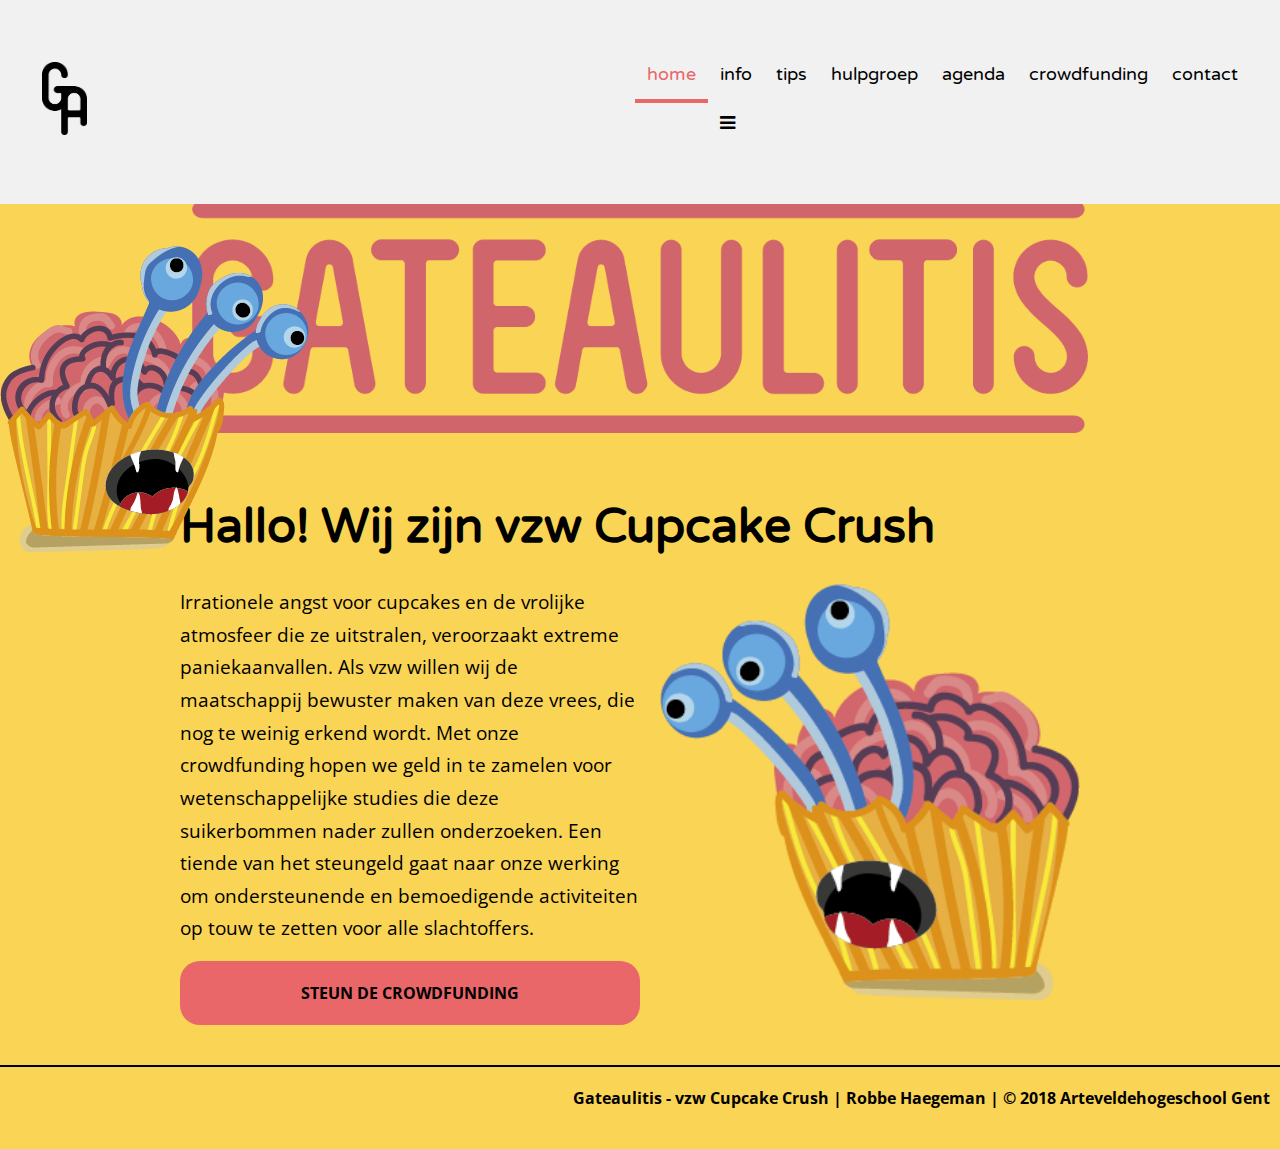
<file: index.html>
<!doctype html>
<html lang="nl">

<head>
    <meta charset="UTF-8">
    <meta http-equiv="X-UA-Compatible" content="IE=edge">
    <meta name="viewport" content="width=device-width, initial-scale=1">

    <title>Gateaulitis Home | Robbe Haegeman | NMDII- GDM, Artevelde University College Ghent</title>

    <!-- bootstrap 4 css -->
    <link rel="stylesheet" href="https://stackpath.bootstrapcdn.com/bootstrap/4.1.3/css/bootstrap.min.css" integrity="sha384-MCw98/SFnGE8fJT3GXwEOngsV7Zt27NXFoaoApmYm81iuXoPkFOJwJ8ERdknLPMO" crossorigin="anonymous">
    <!-- font Google Fonts -->
    <link href="https://fonts.googleapis.com/css?family=Open+Sans:300,400,600,700|Varela+Round" rel="stylesheet">

    <!-- Custom CSS x -->
    <link href="css/style.css" rel="stylesheet">

    <!-- Javascript files-->
    <script src="https://ajax.googleapis.com/ajax/libs/jquery/3.3.1/jquery.min.js"></script>
    <script src="js/main.js"></script>

    <!-- Favicon-->
    <link rel="icon" type="image/png" href="assets/favicon-wh.png"/>

    <!-- Hamburger icoon movile-->
    <link rel="stylesheet" href="https://cdnjs.cloudflare.com/ajax/libs/font-awesome/4.7.0/css/font-awesome.min.css">

</head>

<body data-spy="scroll" data-target="#navbar-example2" data-offset="0">

    <!-- navigatie-->
    <div class="navbar" id="navbar">
        <a href="index.html" id="logolink"><img id="logo"src="assets/logo.png" alt="logo Gateaulitis"></a>
        <div class="navbar-right">
            <div id="links">
                <a class="active" href="index.html">home</a>
                <a href="info.html">info</a>
                <a href="tips.html">tips</a>
                <a href="hulp.html">hulpgroep</a>
                <a href="agenda.html">agenda</a>
                <a href="crowdfunding.html">crowdfunding</a>
                <a href="contact.html">contact</a>
            </div>
            <div id="menu_icon">
                <a href="javascript:void(0);" class="nav_icon" onclick="myFunction()">
                        <i class="fa fa-bars d-md-none"></i>
                </a>
            </div>
        </div>
        <!-- "Hamburger menu" / "Bar icon" to toggle the navigation links -->
    </div>
    
    <!-- content-->
    <div class="container-fluid">
        <div class="row home-row eerste-rij">
            <!-- afbeelding verborgen-->
            <div class="col-md-4 home-ill d-none d-md-block"> 
                <div class="home-ill-div">
                    <img src="assets/cupcake1.png" alt="cupcake monster">
                </div>
            </div>

            <!-- introtekst-->
            <div class="col-md-8  col-sm-12 offset-md-4 home-col-logo">
                <div class="home-div-logo">
                    <img class="home-logo" src="assets/gateaulitis.png" alt="gateaulitis logo">
                </div>

                <div class="home-txt txt">
                    <h2>Hallo! Wij zijn vzw Cupcake Crush</h2>
                    <img class="home-ill-mobile d-md-none" src="assets/cupcake1.png" alt="cupcake monster">
                    <p>Irrationele angst voor cupcakes en de vrolijke atmosfeer die ze uitstralen, veroorzaakt extreme paniekaanvallen. Als vzw willen wij de maatschappij bewuster maken van deze vrees, die nog te weinig erkend wordt. Met onze crowdfunding hopen we geld in te zamelen voor wetenschappelijke studies die deze suikerbommen nader zullen onderzoeken. Een tiende van het steungeld gaat naar onze werking om ondersteunende en bemoedigende activiteiten op touw te zetten voor alle slachtoffers.</p>
                    <a href="crowdfunding.html"><button type="button" class="bttns">Steun de crowdfunding</button></a>
                </div>
            </div>

            <!-- footer-->
            <div class="container">
                <div class="col-md-12 footer">
                    Gateaulitis - vzw Cupcake Crush | Robbe Haegeman | © 2018 Arteveldehogeschool Gent
                </div>
            </div>
            
        </div>
    </div>
</body>

</html>
</file>
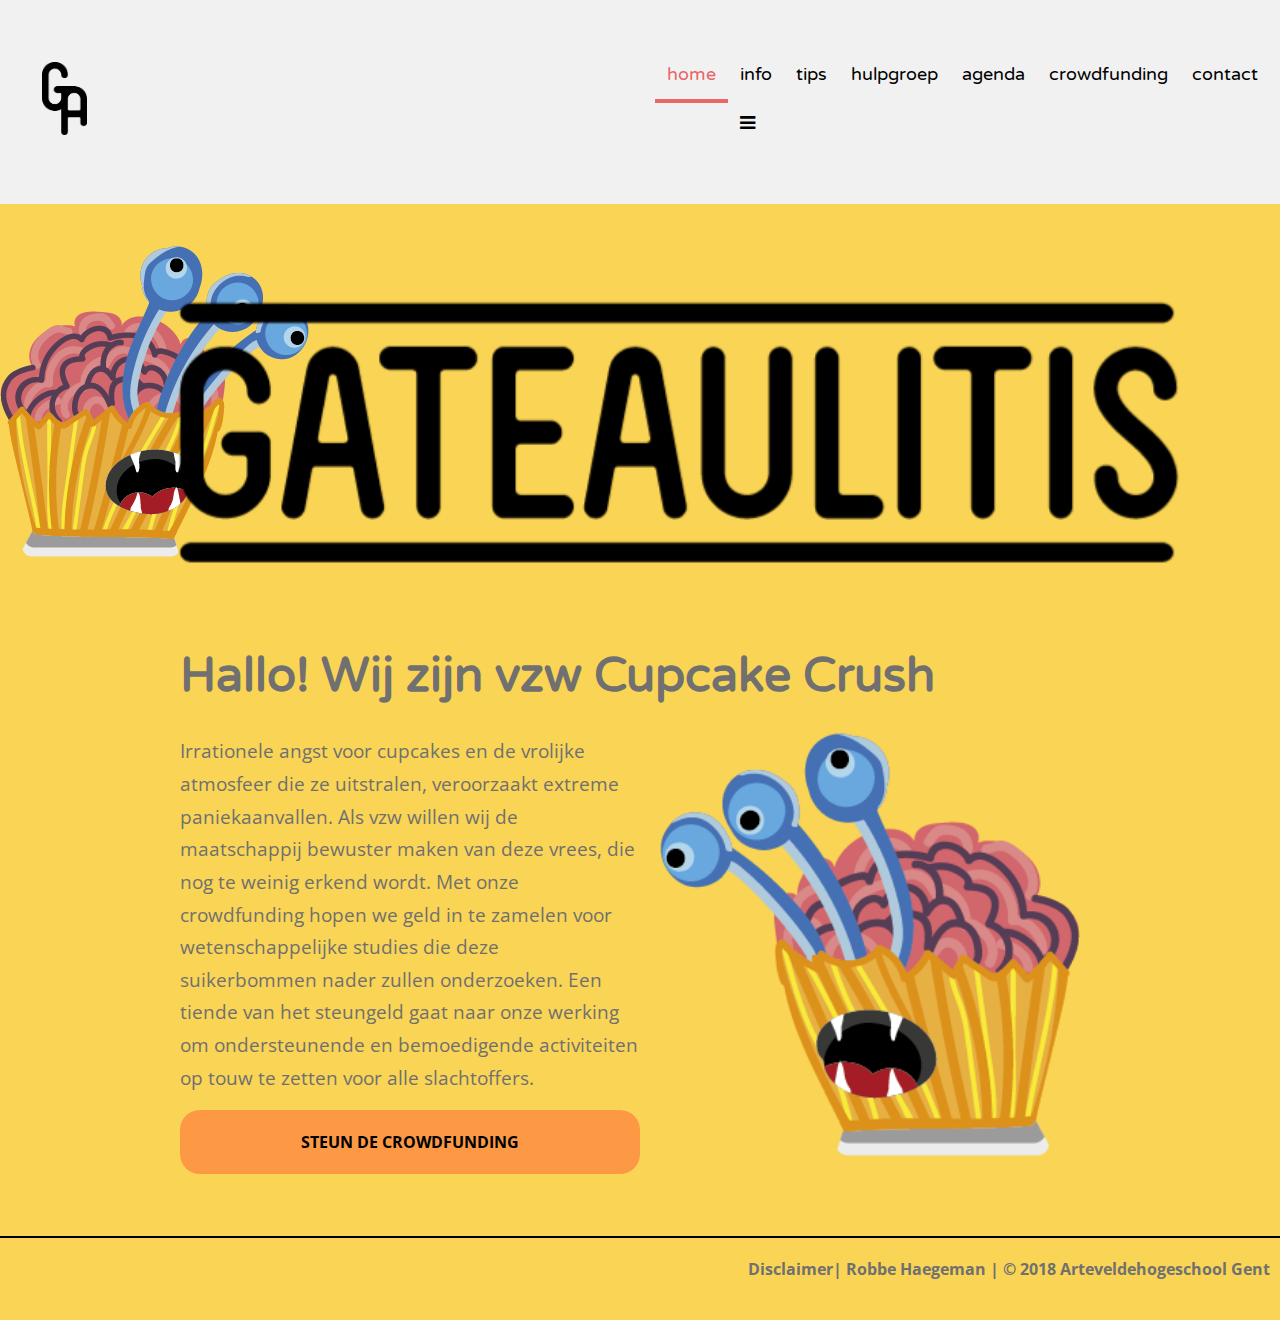
<file: code/index.html>
<!doctype html>
<html lang="nl">

<head>
    <meta charset="UTF-8">
    <meta http-equiv="X-UA-Compatible" content="IE=edge">
    <meta name="viewport" content="width=device-width, initial-scale=1">

    <title>Gateaulitis Home | Robbe Haegeman | NMDII- GDM, Artevelde University College Ghent</title>

    <!-- bootstrap 4 css -->
    <link rel="stylesheet" href="https://stackpath.bootstrapcdn.com/bootstrap/4.1.3/css/bootstrap.min.css" integrity="sha384-MCw98/SFnGE8fJT3GXwEOngsV7Zt27NXFoaoApmYm81iuXoPkFOJwJ8ERdknLPMO" crossorigin="anonymous">
    <!-- font Google Fonts -->
    <link href="https://fonts.googleapis.com/css?family=Open+Sans:300,400,600,700|Varela+Round" rel="stylesheet">

    <!-- Custom CSS x -->
    <link href="css/style.css" rel="stylesheet">

    <!-- Javascript files-->
    <script src="https://ajax.googleapis.com/ajax/libs/jquery/3.3.1/jquery.min.js"></script>
    <script src="js/main.js"></script>

    <!-- Favicon-->
    <link rel="icon" type="image/png" href="assets/favicon-wh.png"/>

    <!-- Hamburger icoon movile-->
    <link rel="stylesheet" href="https://cdnjs.cloudflare.com/ajax/libs/font-awesome/4.7.0/css/font-awesome.min.css">

</head>

<body data-spy="scroll" data-target="#navbar-example2" data-offset="0">

    <!-- navigatie-->
    <div class="navbar" id="navbar">
        <a href="#default" id="logolink"><img id="logo"src="assets/logo.png" alt="logo Gateaulitis"></a>
        <div class="navbar-right">
            <div id="links">
                <a class="active" href="index.html">home</a>
                <a href="info.html">info</a>
                <a href="tips.html">tips</a>
                <a href="hulp.html">hulpgroep</a>
                <a href="agenda.html">agenda</a>
                <a href="crowdfunding.html">crowdfunding</a>
                <a href="contact.html">contact</a>
            </div>
            <div id="menu_icon">
                <a href="javascript:void(0);" class="nav_icon" onclick="myFunction()">
                        <i class="fa fa-bars"></i>
                </a>
            </div>
        </div>
        <!-- "Hamburger menu" / "Bar icon" to toggle the navigation links -->
    </div>
    
    <div class="container-fluid">
        <div class="row home-row eerste-rij">
            <div class="col-md-4 home-ill d-none d-md-block"> 
                <div class="home-ill-div">
                    <img src="assets/cupcake1.png" alt="cupcake monster">
                </div>

            </div>

            <div class="col-md-8  col-sm-12 offset-md-4 home-col-logo">
                <div class="home-div-logo">
                    <img class="home-logo" src="assets/gateaulitis.png" alt="gateaulitis logo">
                </div>
                <div class="home-txt txt">
                    <h2>Hallo! Wij zijn vzw Cupcake Crush</h2>
                    <img class="home-ill-mobile d-md-none" src="assets/cupcake1.png" alt="cupcake monster">
                    <p>Irrationele angst voor cupcakes en de vrolijke atmosfeer die ze uitstralen, veroorzaakt extreme paniekaanvallen. Als vzw willen wij de maatschappij bewuster maken van deze vrees, die nog te weinig erkend wordt. Met onze crowdfunding hopen we geld in te zamelen voor wetenschappelijke studies die deze suikerbommen nader zullen onderzoeken. Een tiende van het steungeld gaat naar onze werking om ondersteunende en bemoedigende activiteiten op touw te zetten voor alle slachtoffers.</p>
                    <a href="crowdfunding.html"><button type="button" class="bttns">Steun de crowdfunding</button></a>
                </div>
            </div>

            <div class="col-md-12 footer">
                Disclaimer| Robbe Haegeman | © 2018 Arteveldehogeschool Gent
            </div>
        </div>
    </div>
</body>

</html>
</file>
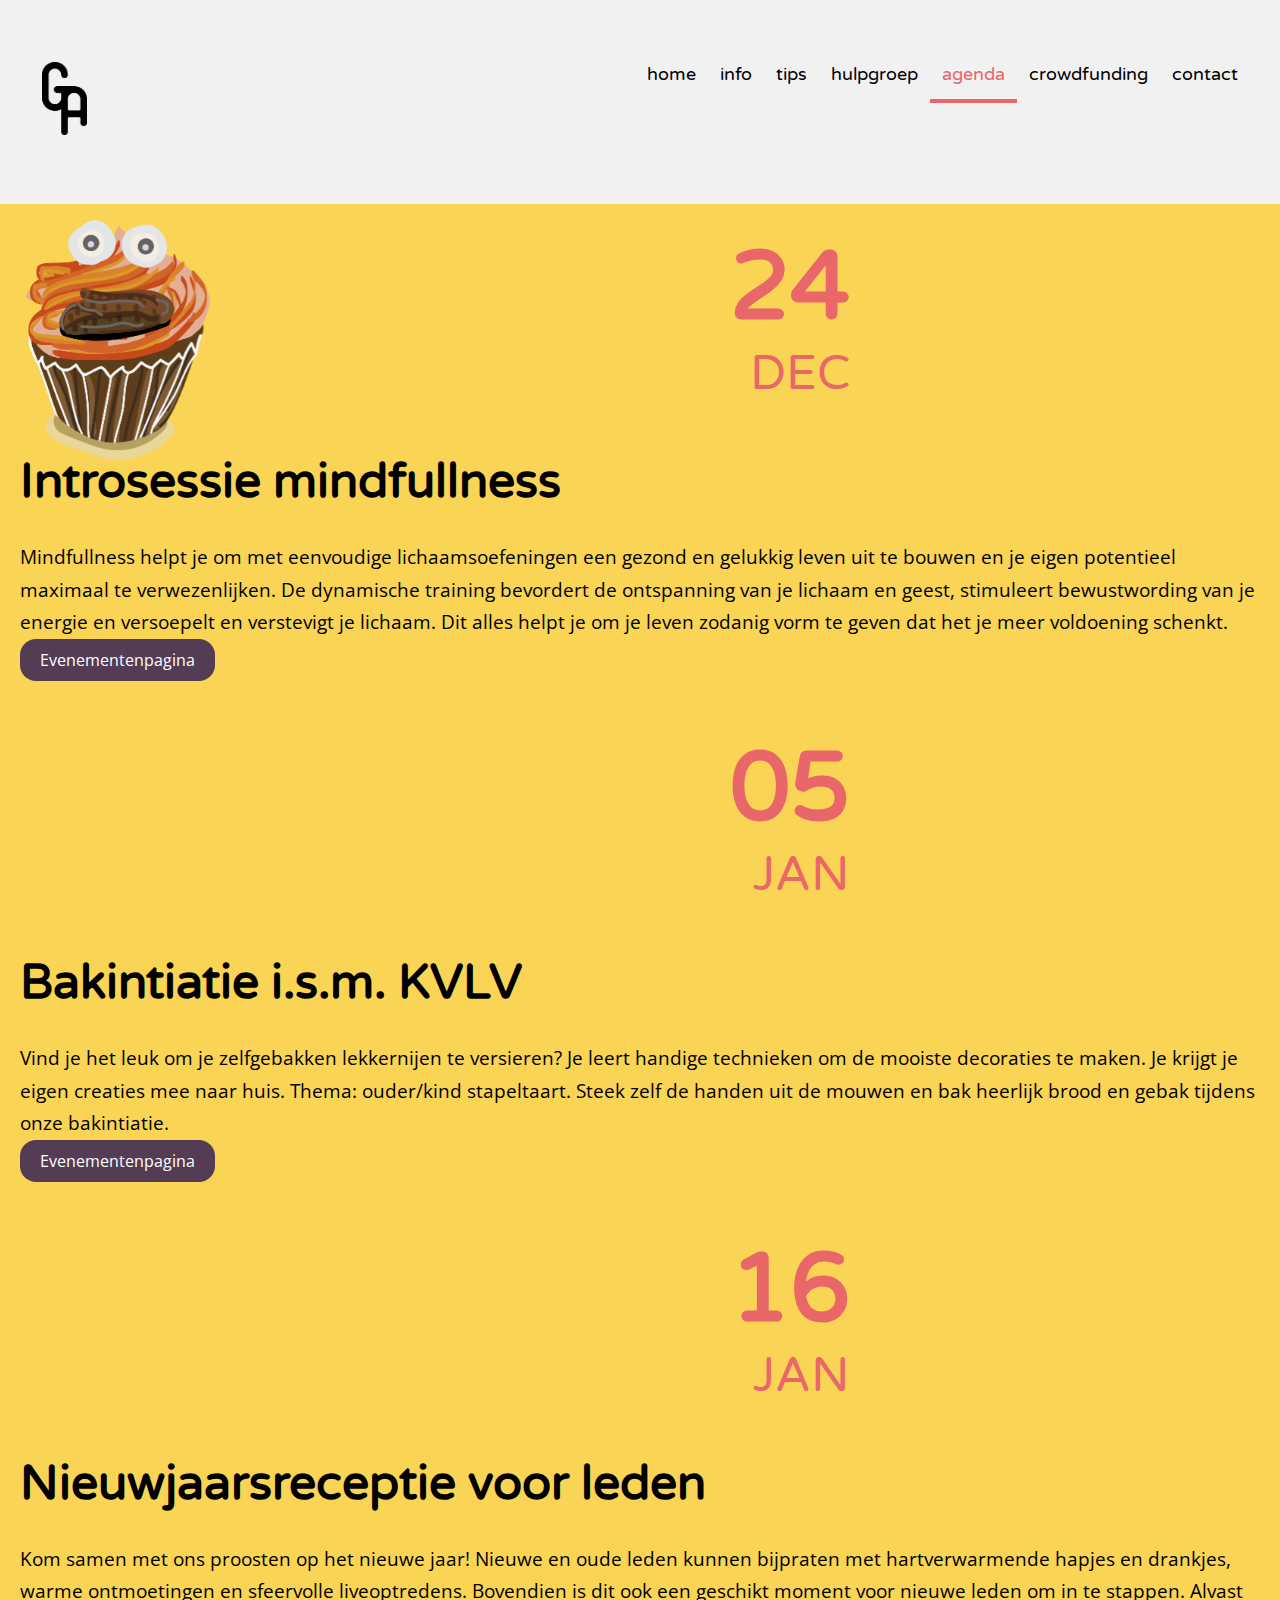
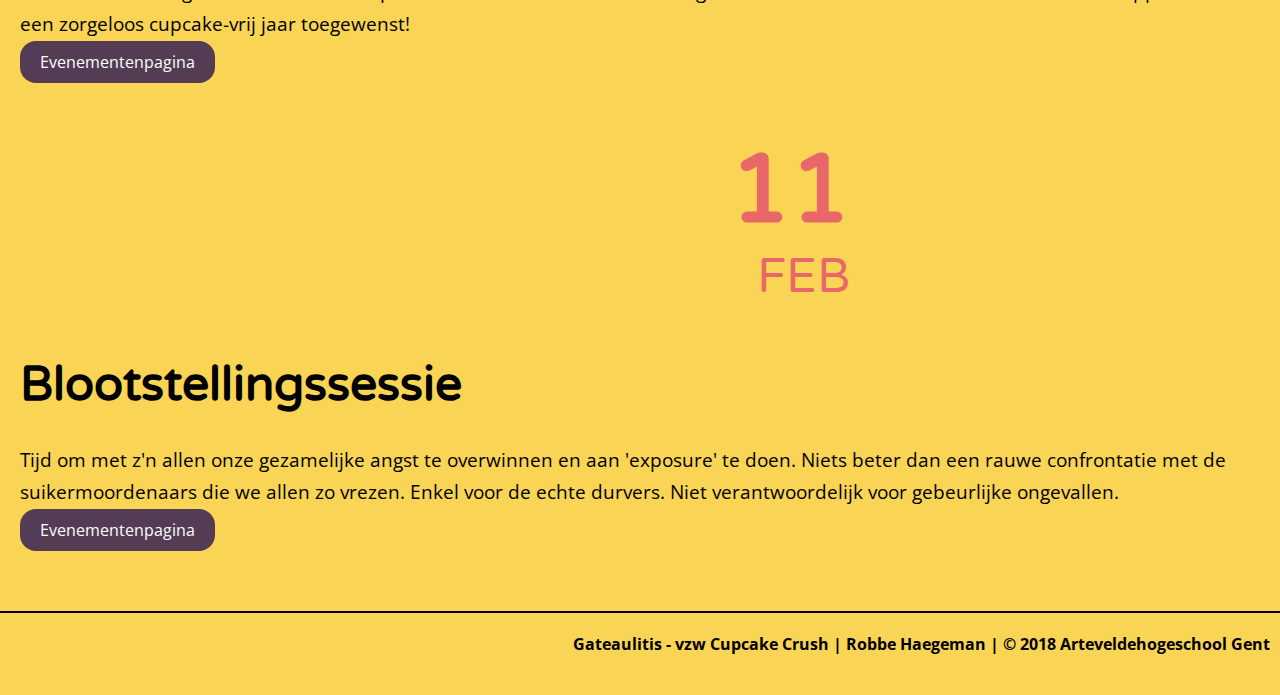
<file: agenda.html>
<!doctype html>
<html lang="nl">

<head>
    <meta charset="UTF-8">
    <meta http-equiv="X-UA-Compatible" content="IE=edge">
    <meta name="viewport" content="width=device-width, initial-scale=1">

    <title>Gateaulitis Agenda | Robbe Haegeman | NMDII- GDM, Artevelde University College Ghent</title>

    <!-- bootstrap 4 css -->
    <link rel="stylesheet" href="https://stackpath.bootstrapcdn.com/bootstrap/4.1.3/css/bootstrap.min.css" integrity="sha384-MCw98/SFnGE8fJT3GXwEOngsV7Zt27NXFoaoApmYm81iuXoPkFOJwJ8ERdknLPMO" crossorigin="anonymous">
    <!-- font Google Fonts -->
    <link href="https://fonts.googleapis.com/css?family=Open+Sans:300,400,600,700|Varela+Round" rel="stylesheet">

    <!-- Custom CSS x -->
    <link href="css/style.css" rel="stylesheet">

    <!-- Javascript files-->
    <script src="https://ajax.googleapis.com/ajax/libs/jquery/3.3.1/jquery.min.js"></script>
    <script src="js/main.js"></script>

    <!-- Favicon-->
    <link rel="icon" type="image/png" href="assets/favicon-wh.png"/>

    <!-- Hamburger icoon movile-->
    <link rel="stylesheet" href="https://cdnjs.cloudflare.com/ajax/libs/font-awesome/4.7.0/css/font-awesome.min.css">

</head>

<body data-spy="scroll" data-target="#navbar-example2" data-offset="0">

    <!-- navigatie-->
    <div class="navbar" id="navbar">
        <a href="index.html" id="logolink"><img id="logo"src="assets/logo.png" alt="logo Gateaulitis"></a>
        <div class="navbar-right">
            <div id="links">
                <a href="index.html">home</a>
                <a href="info.html">info</a>
                <a href="tips.html">tips</a>
                <a href="hulp.html">hulpgroep</a>
                <a class="active" href="agenda.html">agenda</a>
                <a href="crowdfunding.html">crowdfunding</a>
                <a href="contact.html">contact</a>
            </div>
            <div id="menu_icon">
                <a href="javascript:void(0);" class="icon" onclick="mobilemenu()">
                        <i class="fa fa-bars"></i>
                </a>
            </div>
        </div>
        <!-- "Hamburger menu" / "Bar icon" to toggle the navigation links -->
    </div>
    
    <!-- content-->
    <div class="container">
        <div class="row calender-row eerste-rij">
            <div class="calender-img">
                <img src="assets/cupcake4.png" alt="">
            </div>

            <!-- eerste evenement-->
            <div class="col-md-3 offset-md-2 date">
                <h5>24</h5>
                <h6>dec</h6>
            </div>
            <div class="col-md-7 event">
                <h2>Introsessie mindfullness</h2>
                <p>Mindfullness  helpt je om met eenvoudige lichaamsoefeningen een gezond en gelukkig leven uit te bouwen en je eigen potentieel maximaal te verwezenlijken. De dynamische training bevordert de ontspanning van je lichaam en geest, stimuleert bewustwording van je energie en versoepelt en verstevigt je lichaam. Dit alles helpt je om je leven zodanig vorm te geven dat het je meer voldoening schenkt.</p>
                <button><a href="https://i.pinimg.com/originals/b6/21/a0/b621a0325724c95a401e691ddb963f7e.png">Evenementenpagina</a></button>
            </div>

            <!-- tweede evenement-->
            <div class="col-md-3 offset-md-2 date">
                <h5>05</h5>
                <h6>jan</h6>
            </div>
            <div class="col-md-7 event">
                <h2>Bakintiatie i.s.m. KVLV</h2>
                <p>Vind je het leuk om je zelfgebakken lekkernijen te versieren? Je leert handige technieken om de mooiste decoraties te maken. Je krijgt je eigen creaties mee naar huis. Thema: ouder/kind stapeltaart. Steek zelf de handen uit de mouwen en bak heerlijk brood en gebak tijdens onze bakintiatie.</p>
                <button><a href="https://i.pinimg.com/originals/57/41/68/5741687db5b857995184f85c49e35c8b.png">Evenementenpagina</a></button>
            </div>

            <!-- derde evenement-->
            <div class="col-md-3 offset-md-2 date">
                <h5>16</h5>
                <h6>jan</h6>
            </div>
            <div class="col-md-7 event">
                <h2>Nieuwjaarsreceptie voor leden</h2>
                <p>Kom samen met ons proosten op het nieuwe jaar! Nieuwe en oude leden kunnen bijpraten met hartverwarmende hapjes en drankjes, warme ontmoetingen en sfeervolle liveoptredens. Bovendien is dit ook een geschikt moment voor nieuwe leden om in te stappen. Alvast een zorgeloos cupcake-vrij jaar toegewenst!</p>
                <button><a href="http://justsomething.co/wp-content/uploads/2014/07/20-baking-projects-fails.jpg">Evenementenpagina</a></button>
            </div>

            <!-- vierde evenement-->
            <div class="col-md-3 offset-md-2 date">
                <h5>11</h5>
                <h6>feb</h6>
            </div>
            <div class="col-md-7 event">
                <h2>Blootstellingssessie</h2>
                <p>Tijd om met z'n allen onze gezamelijke angst te overwinnen en aan 'exposure' te doen. Niets beter dan een rauwe confrontatie met de suikermoordenaars die we allen zo vrezen. Enkel voor de echte durvers. Niet verantwoordelijk voor gebeurlijke ongevallen.</p>
                <button><a href="http://justsomething.co/wp-content/uploads/2014/07/20-baking-projects-fails.jpg">Evenementenpagina</a></button>
            </div>
        </div>

        <!-- footer-->
        <div class="col-md-12 footer">
            Gateaulitis - vzw Cupcake Crush | Robbe Haegeman | © 2018 Arteveldehogeschool Gent
        </div>
    </div>


</body>

</html>
</file>
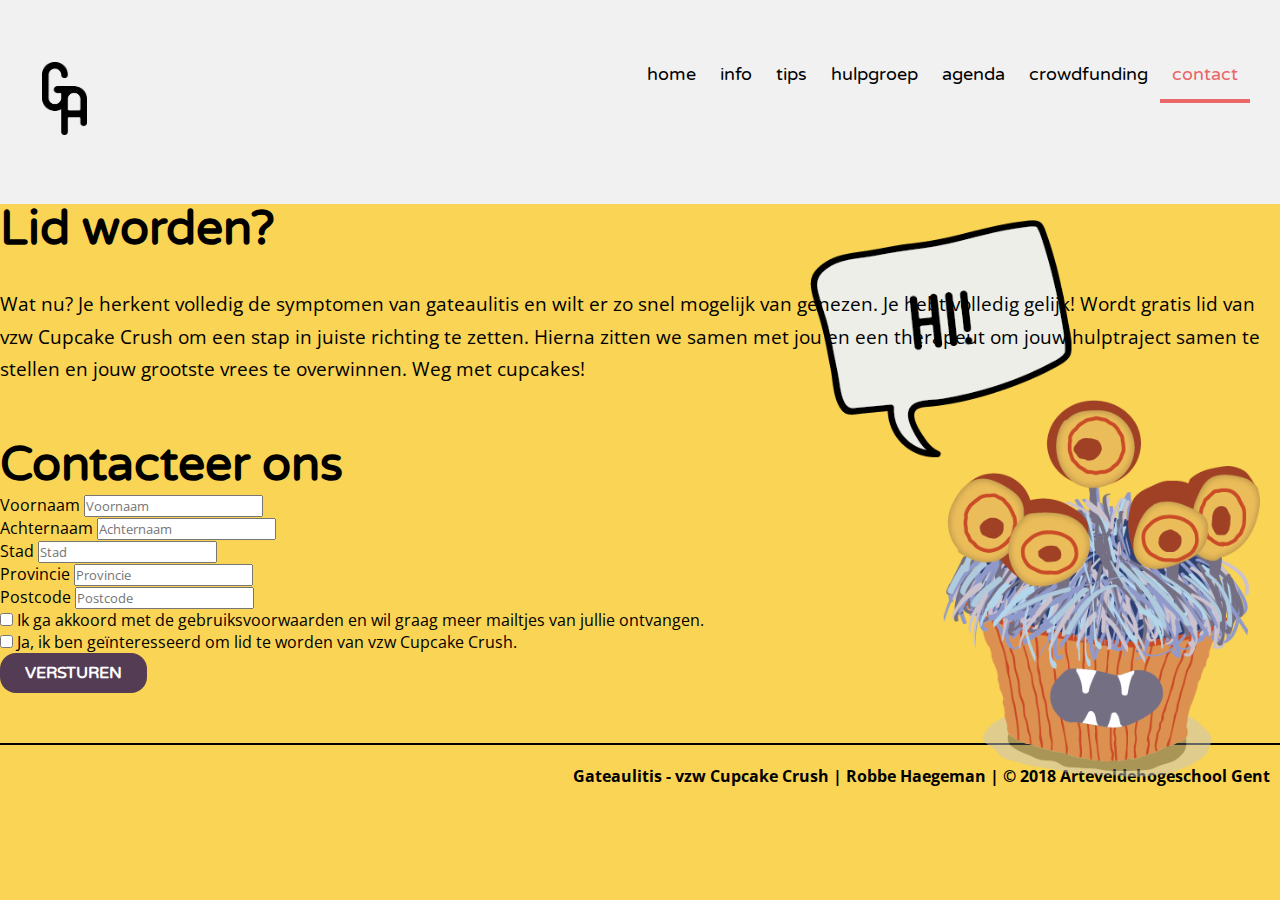
<file: contact.html>
<!doctype html>
<html lang="nl">

<head>
    <meta charset="UTF-8">
    <meta http-equiv="X-UA-Compatible" content="IE=edge">
    <meta name="viewport" content="width=device-width, initial-scale=1">

    <title>Gateaulitis Contact | Robbe Haegeman | NMDII- GDM, Artevelde University College Ghent</title>

    <!-- bootstrap 4 css -->
    <link rel="stylesheet" href="https://stackpath.bootstrapcdn.com/bootstrap/4.1.3/css/bootstrap.min.css" integrity="sha384-MCw98/SFnGE8fJT3GXwEOngsV7Zt27NXFoaoApmYm81iuXoPkFOJwJ8ERdknLPMO"
        crossorigin="anonymous">
    <!-- font Google Fonts -->
    <link href="https://fonts.googleapis.com/css?family=Open+Sans:300,400,600,700|Varela+Round" rel="stylesheet">

    <!-- Custom CSS x -->
    <link href="css/style.css" rel="stylesheet">

    <!-- Javascript files-->
    <script src="https://ajax.googleapis.com/ajax/libs/jquery/3.3.1/jquery.min.js"></script>
    <script src="js/main.js"></script>

    <!-- Favicon-->
    <link rel="icon" type="image/png" href="assets/favicon-wh.png" />

    <!-- Hamburger icoon movile-->
    <link rel="stylesheet" href="https://cdnjs.cloudflare.com/ajax/libs/font-awesome/4.7.0/css/font-awesome.min.css">

</head>

<body data-spy="scroll" data-target="#navbar-example2" data-offset="0">

    <!-- navigatie-->
    <div class="navbar" id="navbar">
        <a href="index.html" id="logolink"><img id="logo" src="assets/logo.png" alt="logo Gateaulitis"></a>
        <div class="navbar-right">
            <div id="links">
                <a href="index.html">home</a>
                <a href="info.html">info</a>
                <a href="tips.html">tips</a>
                <a href="hulp.html">hulpgroep</a>
                <a href="agenda.html">agenda</a>
                <a href="crowdfunding.html">crowdfunding</a>
                <a class="active" href="contact.html">contact</a>
            </div>
            <div id="menu_icon">
                <a href="javascript:void(0);" class="icon" onclick="mobilemenu()">
                    <i class="fa fa-bars"></i>
                </a>
            </div>
        </div>
        <!-- "Hamburger menu" / "Bar icon" to toggle the navigation links -->
    </div>

    <!-- content-->
    <div class="container">
        <div class="row eerste-rij">

            <!-- contact image-->
            <div class="img-contact">
                <img src="assets/contact.png" alt="">
            </div>

            <div class="col-md-6 col-sm-12">
                <div class="row">
                    <!-- leden-->
                    <div class="col-md-12 col-sm-12 contact">
                        <h2>Lid worden?</h2>
                        <p>Wat nu? Je herkent volledig de symptomen van gateaulitis en wilt er zo snel mogelijk van genezen. Je hebt volledig gelijk! Wordt gratis lid van vzw Cupcake Crush om een stap in juiste richting te zetten. Hierna zitten we samen met jou en een therapeut om jouw hulptraject samen te stellen en jouw grootste vrees te overwinnen. Weg met cupcakes!</p>
                    </div>
    
                    <!-- formulier-->
                    <div class="col-md-12 col-sm-12 contact">
                        <h2>Contacteer ons</h2>
                        <form>
                            <div class="form-row">
                                <div class="col-md-6 mb-3">
                                    <label for="validationDefault01">Voornaam</label>
                                    <input type="text" class="form-control" id="validationDefault01" placeholder="Voornaam"
                                        required>
                                </div>
                                
                                <div class="col-md-6 mb-3">
                                    <label for="validationDefault02">Achternaam</label>
                                    <input type="text" class="form-control" id="validationDefault02" placeholder="Achternaam"
                                        required>
                                </div>
                            </div>
        
                            <div class="form-row">
                                <div class="col-md-6 mb-3">
                                    <label for="validationDefault03">Stad</label>
                                    <input type="text" class="form-control" id="validationDefault03" placeholder="Stad"
                                        required>
                                </div>
                                <div class="col-md-3 mb-3">
                                    <label for="validationDefault04">Provincie</label>
                                    <input type="text" class="form-control" id="validationDefault04" placeholder="Provincie"
                                        required>
                                </div>
                                <div class="col-md-3 mb-3">
                                    <label for="validationDefault05">Postcode</label>
                                    <input type="text" class="form-control" id="validationDefault05" placeholder="Postcode" required>
                                </div>
                            </div>
                            
                            <div class="form-group">
                                <div class="form-check">
                                    <input class="form-check-input" type="checkbox" value="" id="invalidCheck2" required>
                                    <label class="form-check-label" for="invalidCheck2">
                                        Ik ga akkoord met de gebruiksvoorwaarden en wil graag meer mailtjes van jullie ontvangen.
                                    </label>
                                </div>
                                <div class="form-check">
                                    <input class="form-check-input" type="checkbox" value="" id="invalidCheck2" required>
                                    <label class="form-check-label" for="invalidCheck2">
                                        Ja, ik ben geïnteresseerd om lid te worden van vzw Cupcake Crush.
                                    </label>
                                </div>
                            </div>
                            
                            <button class="btn btn-primary" type="submit">Versturen</button>
                        </form>
                    </div>
                </div>
            </div>

            <!-- footer-->
            <div class="col-md-12 footer">
                Gateaulitis - vzw Cupcake Crush | Robbe Haegeman | © 2018 Arteveldehogeschool Gent
            </div>
        </div>


</body>

</html>
</file>
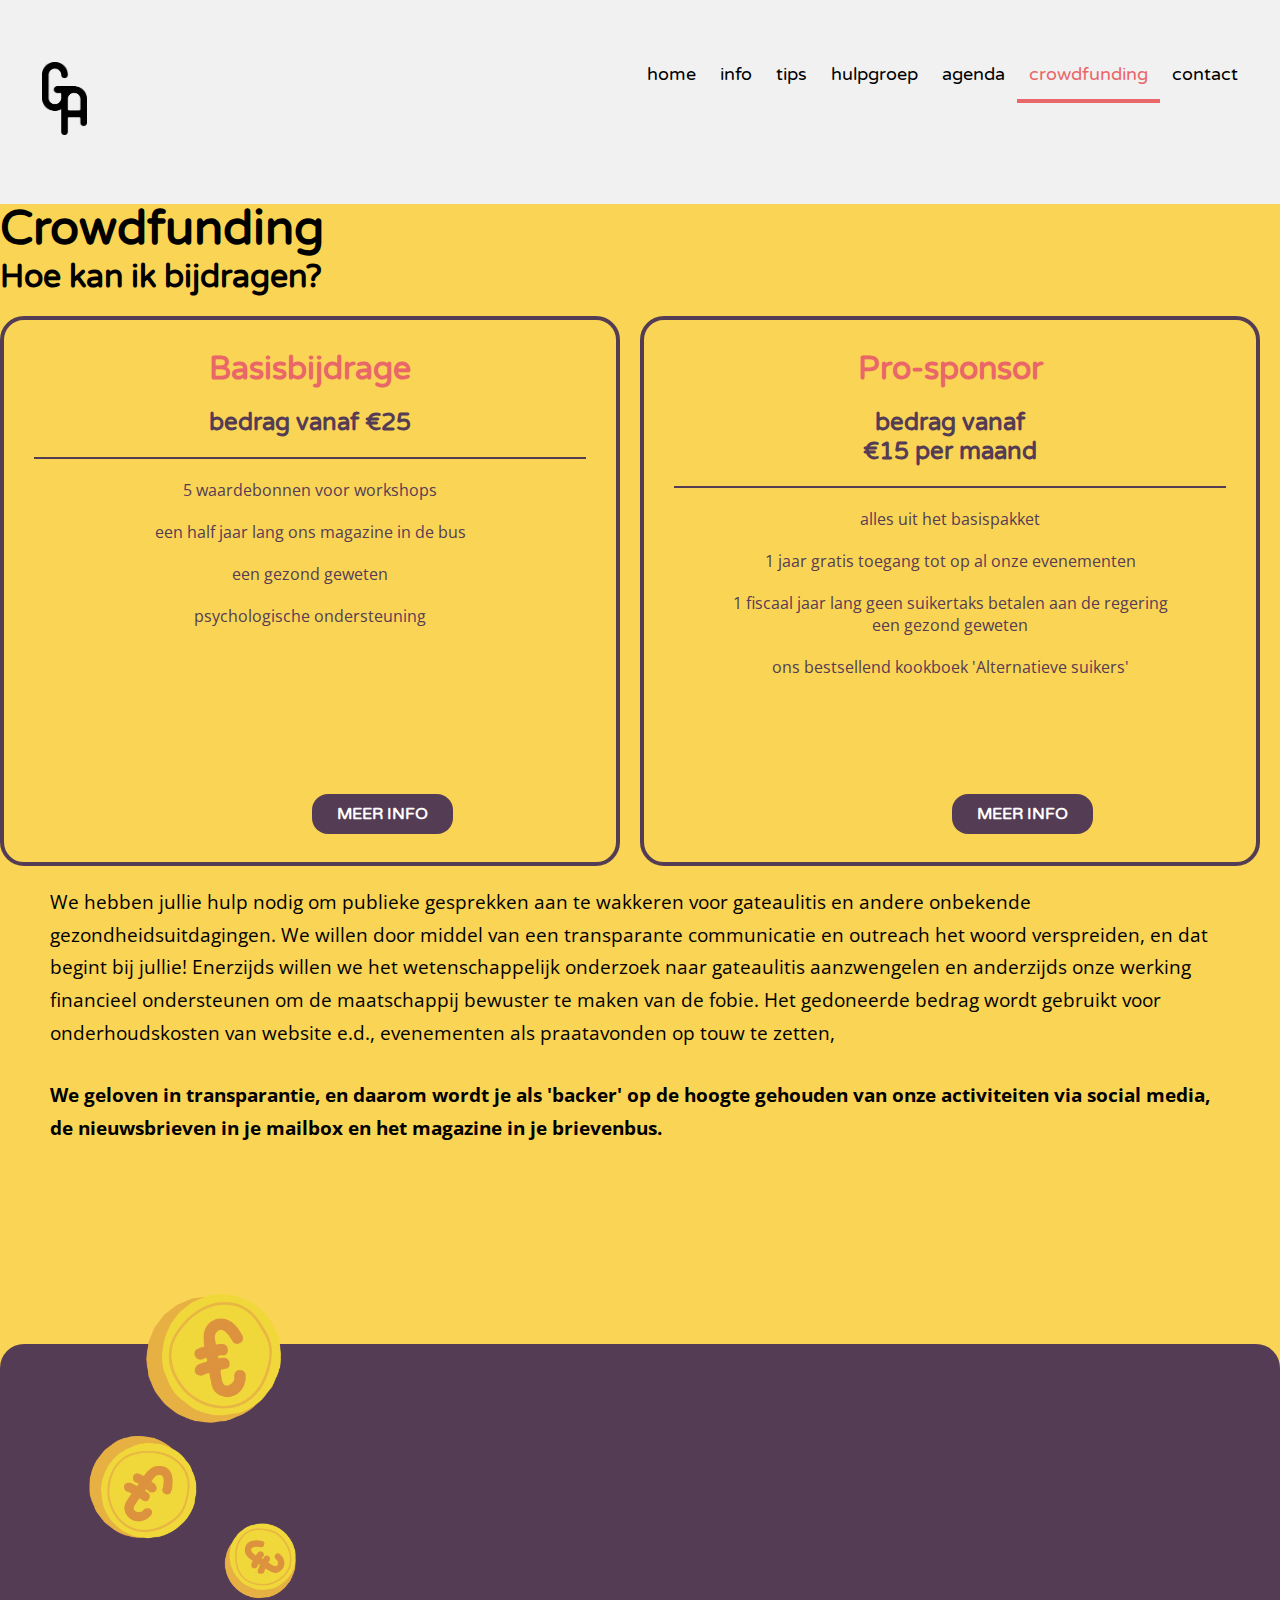
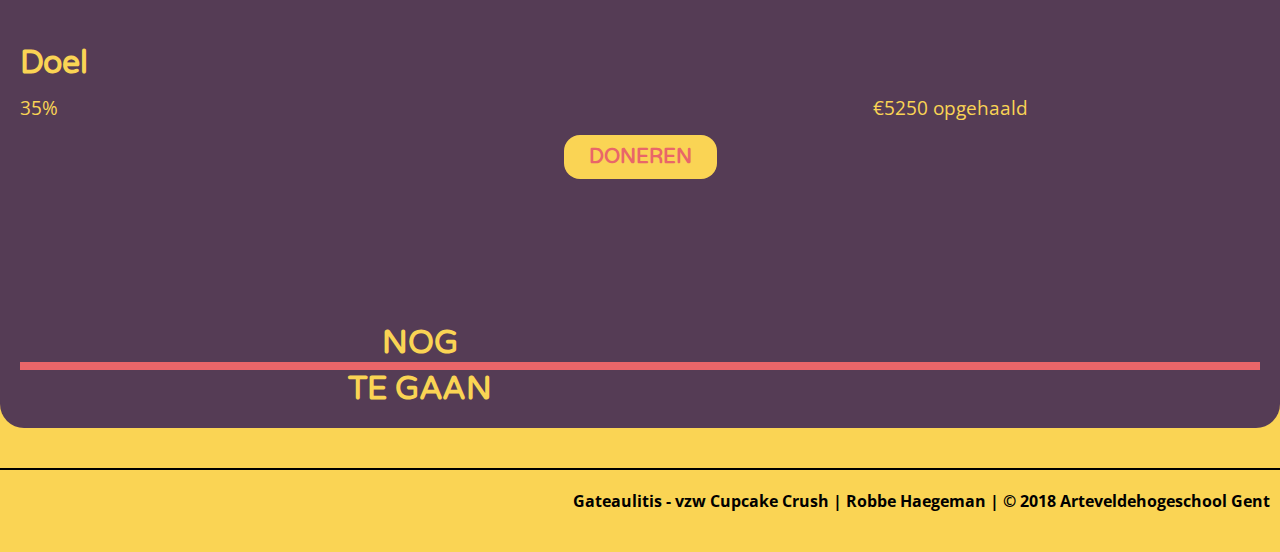
<file: crowdfunding.html>
<!doctype html>
<html lang="nl">

<head>
    <meta charset="UTF-8">
    <meta http-equiv="X-UA-Compatible" content="IE=edge">
    <meta name="viewport" content="width=device-width, initial-scale=1">

    <title>Gateaulitis Crowdfunding | Robbe Haegeman | NMDII- GDM, Artevelde University College Ghent</title>

    <!-- bootstrap 4 css -->
    <link rel="stylesheet" href="https://stackpath.bootstrapcdn.com/bootstrap/4.1.3/css/bootstrap.min.css" integrity="sha384-MCw98/SFnGE8fJT3GXwEOngsV7Zt27NXFoaoApmYm81iuXoPkFOJwJ8ERdknLPMO" crossorigin="anonymous">
    <!-- font Google Fonts -->
    <link href="https://fonts.googleapis.com/css?family=Open+Sans:300,400,600,700|Varela+Round" rel="stylesheet">

    <!-- Custom CSS x -->
    <link href="css/style.css" rel="stylesheet">

    <!-- Javascript files-->
    <script src="https://ajax.googleapis.com/ajax/libs/jquery/3.3.1/jquery.min.js"></script>
    <script src="js/main.js"></script>

    <!-- Favicon-->
    <link rel="icon" type="image/png" href="assets/favicon-wh.png"/>

    <!-- Hamburger icoon movile-->
    <link rel="stylesheet" href="https://cdnjs.cloudflare.com/ajax/libs/font-awesome/4.7.0/css/font-awesome.min.css">

</head>

<body data-spy="scroll" data-target="#navbar-example2" data-offset="0">

    <!-- navigatie-->
    <div class="navbar" id="navbar">
        <a href="index.html" id="logolink"><img id="logo"src="assets/logo.png" alt="logo Gateaulitis"></a>
        <div class="navbar-right">
            <div id="links">
                <a href="index.html">home</a>
                <a href="info.html">info</a>
                <a href="tips.html">tips</a>
                <a href="hulp.html">hulpgroep</a>
                <a href="agenda.html">agenda</a>
                <a class="active" href="crowdfunding.html">crowdfunding</a>
                <a href="contact.html">contact</a>
            </div>
            <div id="menu_icon">
                <a href="javascript:void(0);" class="icon" onclick="mobilemenu()">
                        <i class="fa fa-bars"></i>
                </a>
            </div>
        </div>
        <!-- "Hamburger menu" / "Bar icon" to toggle the navigation links -->
    </div>
    
    <!-- crowdfunding-->
    <div class="container">
        <div class="row row-crwdf eerste-rij">
            <!-- info crowdfunding-->
            <div class="col-lg-8 col-md-12 info-crowdfunding">
                <h2>Crowdfunding</h2>
                <h3>Hoe kan ik bijdragen?</h3>

                <div class="column">
                    <ul class="plan">
                        <li><h3>Basisbijdrage</h3></li>
                        <li><h4>bedrag vanaf €25</h4></li>
                        <li>5 waardebonnen voor workshops</li>
                        <li>een half jaar lang ons magazine in de bus </li>
                        <li>een gezond geweten</li>
                        <li>psychologische ondersteuning</li>
                        <li class="li-button"><a href="#" class="button">Meer info</a></li>
                    </ul>   
                </div>

                <div class="column">
                    <ul class="plan">
                        <li><h3>Pro-sponsor</h3></li>
                        <li><h4>bedrag vanaf <br> €15 per maand</h4></li>
                        <li>alles uit het basispakket</li>
                        <li>1 jaar gratis toegang tot op al onze evenementen</li>
                        <li>1 fiscaal jaar lang geen suikertaks betalen aan de regering<br>
                            een gezond geweten </li>
                        <li>ons bestsellend kookboek 'Alternatieve suikers'</li>
                        <li class="li-button"><a href="#" class="button">Meer info</a></li>
                    </ul>   
                </div>

                <div class="crowdfunding-uitleg">
                    <p>
                        We hebben jullie hulp nodig om publieke gesprekken aan te wakkeren voor gateaulitis en andere onbekende gezondheidsuitdagingen. We willen door middel van een transparante communicatie en outreach het woord verspreiden, en dat begint bij jullie! Enerzijds willen we het wetenschappelijk onderzoek naar gateaulitis aanzwengelen en anderzijds onze werking financieel ondersteunen om de maatschappij bewuster te maken van de fobie. Het gedoneerde bedrag wordt gebruikt voor onderhoudskosten van website e.d., evenementen als praatavonden op touw te zetten,</p>
                    <p><strong>
                        We geloven in transparantie, en daarom wordt je als 'backer' op de hoogte gehouden van onze activiteiten via social media, de nieuwsbrieven in je mailbox en het magazine in je brievenbus.</strong>
                    </p>
                </div>
            </div>

            <!-- zijbalk crowdfunding-->
            <div class="col-lg-4 col-md-12 sidebar-crowdfunding">
                
                <div class="sidebar-el crwdf-img">
                    <img src="assets/crowdfunding1.png" alt="money">
                </div>

                <div class="sidebar-el crwdf-doel">
                    <h3>Doel</h3>
                    <div class="progress">
                        <div class="progress-bar progress-bar-striped progress-bar-animated bg-warning" role="progressbar" aria-valuenow="75" aria-valuemin="0" aria-valuemax="100" style="width: 35%"></div>
                    </div>

                    <div id="percentage">
                        <p>
                            35%
                        </p>
                    </div>
                    <div id="bedrag">
                        <p>
                            €5250 opgehaald
                        </p>
                    </div>

                    <a href="#" class="button"><button class="doneerbttn">doneren</button></a>
                </div>

                <div class="sidebar-el crwdf-countdown">
                    <h3>nog</h3>

                    <!-- COUNTDOWN TIMER -->
                    <div id="countdown">
                        <p id="timer"></p>
                        
                    </div>

                    <h3>te gaan</h3>
                </div>
            </div>

        </div>

        <!-- footer-->
        <div class="col-md-12 footer">
                Gateaulitis - vzw Cupcake Crush | Robbe Haegeman | © 2018 Arteveldehogeschool Gent
        </div>
    </div>


</body>

</html>
</file>
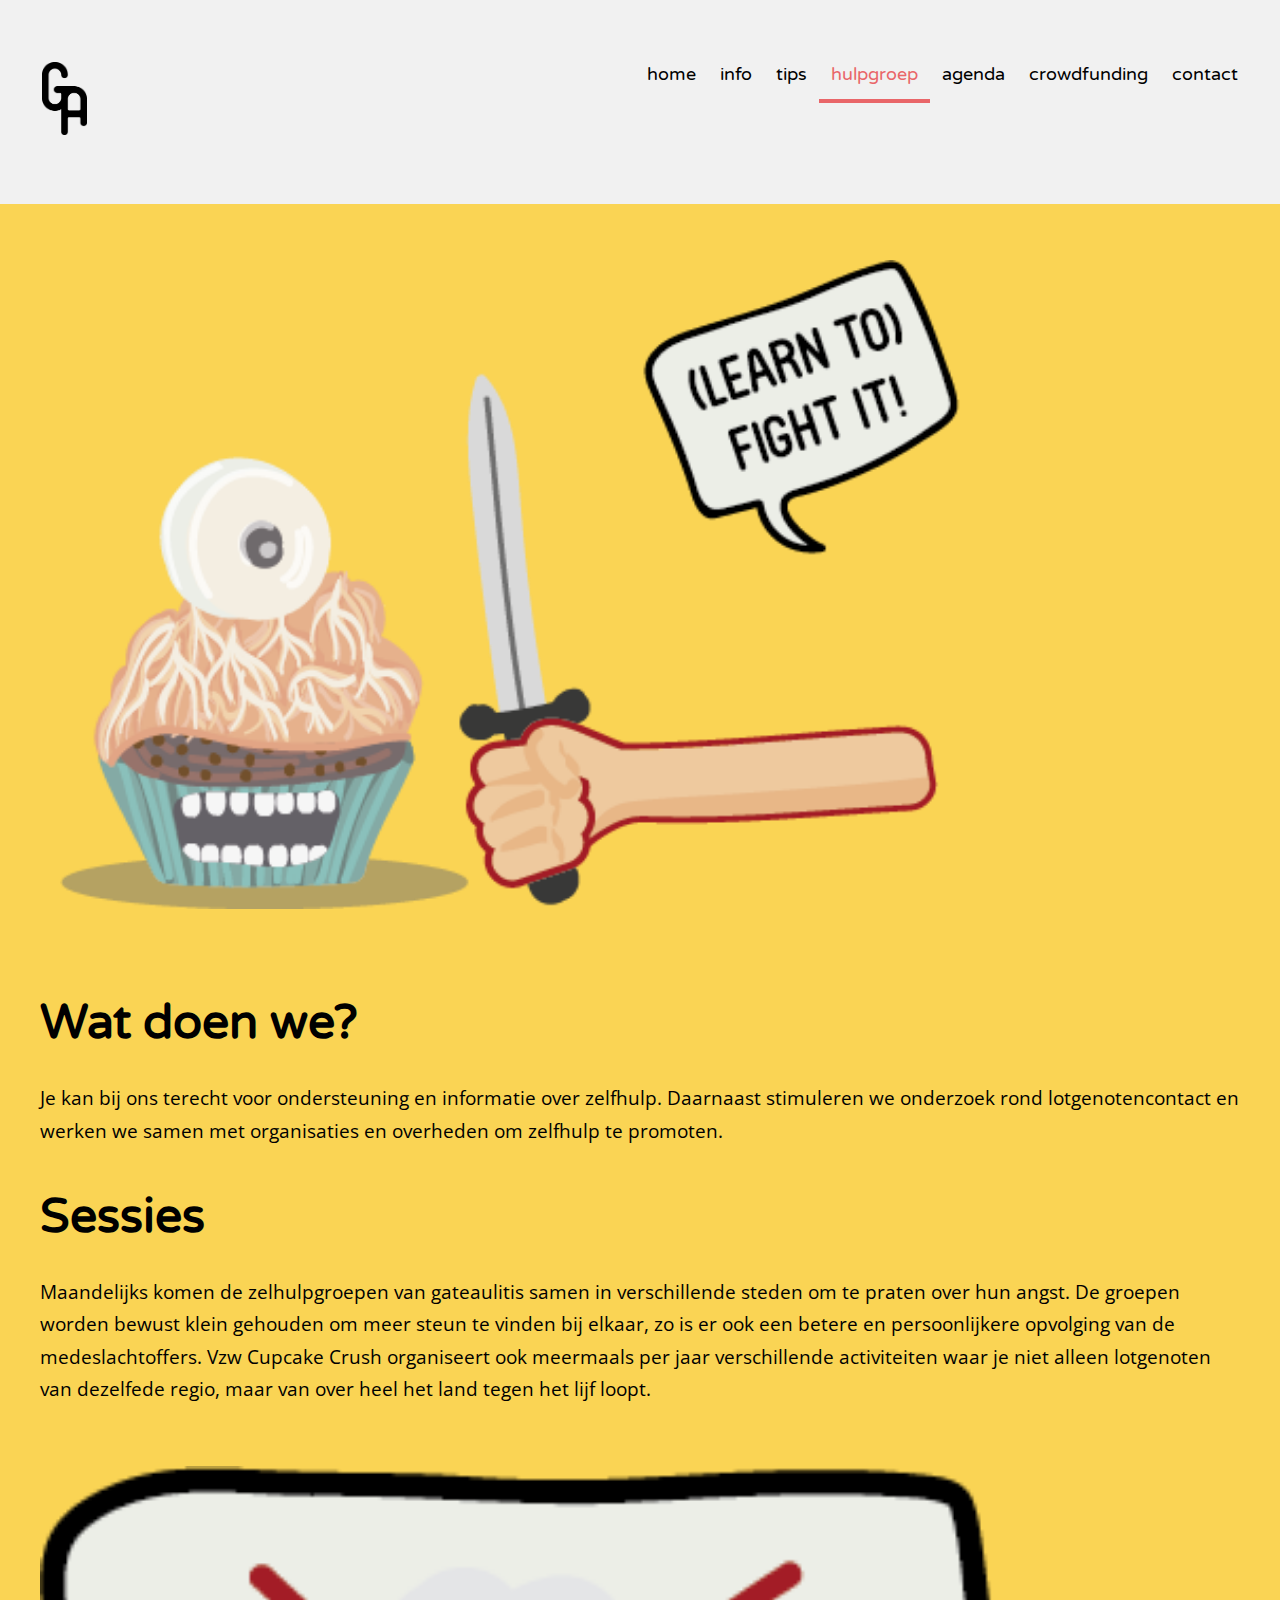
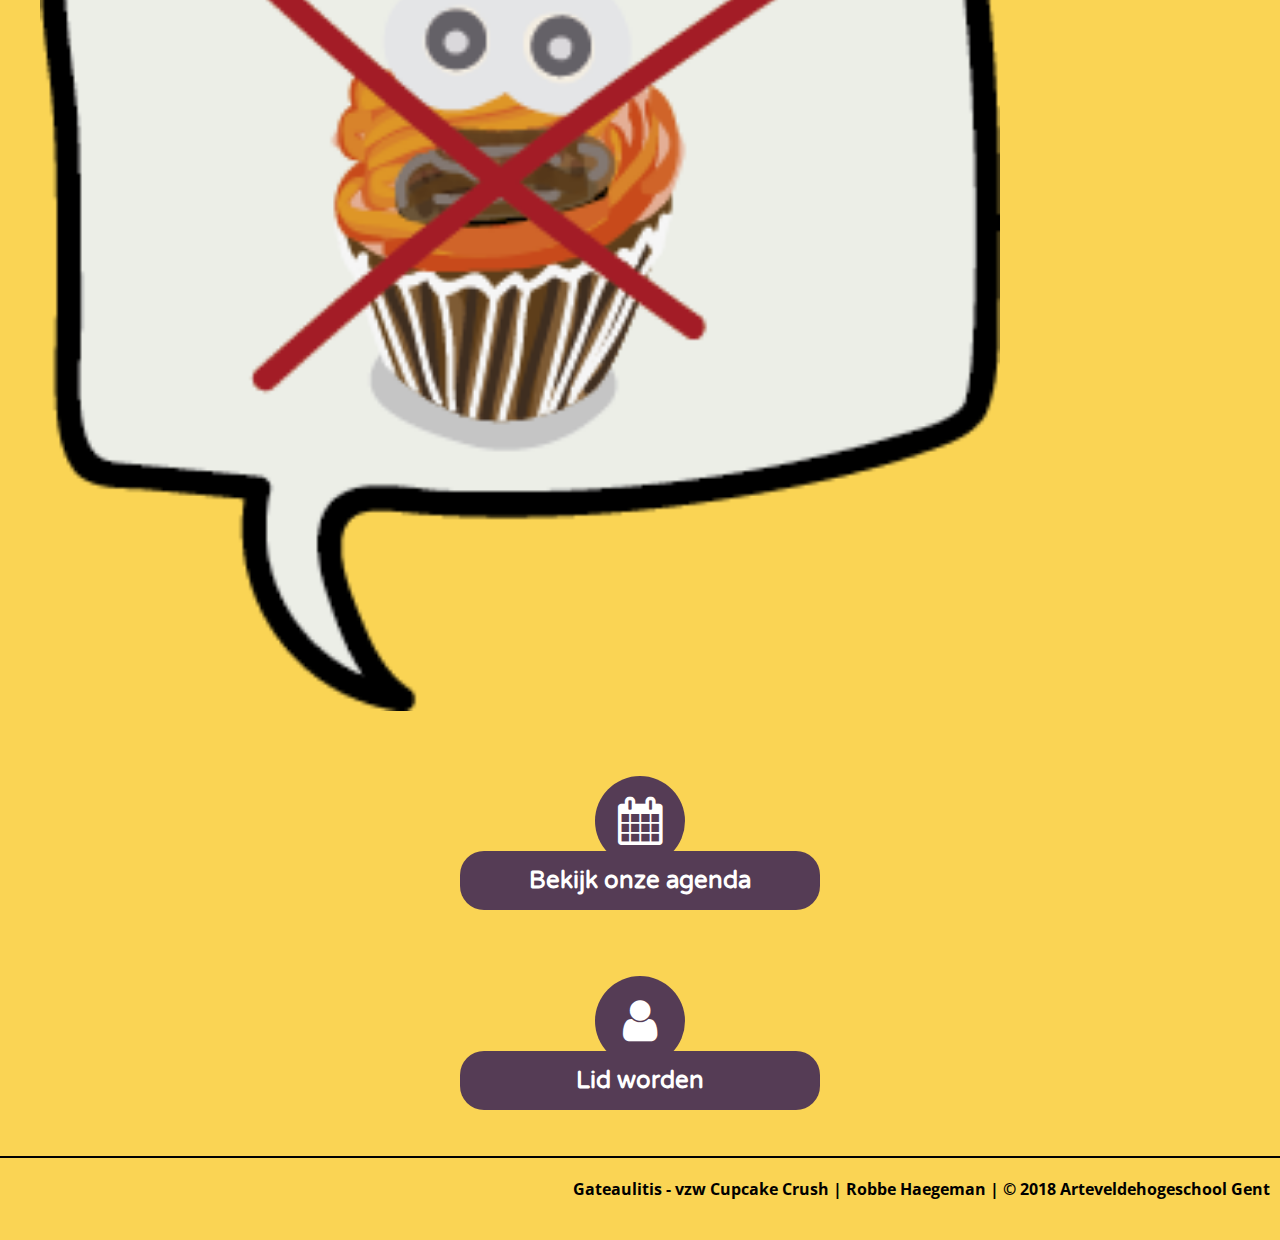
<file: hulp.html>
<!doctype html>
<html lang="nl">

<head>
    <meta charset="UTF-8">
    <meta http-equiv="X-UA-Compatible" content="IE=edge">
    <meta name="viewport" content="width=device-width, initial-scale=1">

    <title>Gateaulitis Hulp | Robbe Haegeman | NMDII- GDM, Artevelde University College Ghent</title>

    <!-- bootstrap 4 css -->
    <link rel="stylesheet" href="https://stackpath.bootstrapcdn.com/bootstrap/4.1.3/css/bootstrap.min.css" integrity="sha384-MCw98/SFnGE8fJT3GXwEOngsV7Zt27NXFoaoApmYm81iuXoPkFOJwJ8ERdknLPMO" crossorigin="anonymous">
    <!-- font Google Fonts -->
    <link href="https://fonts.googleapis.com/css?family=Open+Sans:300,400,600,700|Varela+Round" rel="stylesheet">

    <!-- Custom CSS x -->
    <link href="css/style.css" rel="stylesheet">

    <!-- Javascript files-->
    <script src="https://ajax.googleapis.com/ajax/libs/jquery/3.3.1/jquery.min.js"></script>
    <script src="js/main.js"></script>

    <!-- Favicon-->
    <link rel="icon" type="image/png" href="assets/favicon-wh.png"/>

    <!-- Hamburger icoon movile-->
    <link rel="stylesheet" href="https://cdnjs.cloudflare.com/ajax/libs/font-awesome/4.7.0/css/font-awesome.min.css">

</head>

<body data-spy="scroll" data-target="#navbar-example2" data-offset="0">

    <!-- navigatie-->
    <div class="navbar" id="navbar">
        <a href="index.html" id="logolink"><img id="logo"src="assets/logo.png" alt="logo Gateaulitis"></a>
        <div class="navbar-right">
            <div id="links">
                <a href="index.html">home</a>
                <a href="info.html">info</a>
                <a href="tips.html">tips</a>
                <a class="active" href="hulp.html">hulpgroep</a>
                <a href="agenda.html">agenda</a>
                <a href="crowdfunding.html">crowdfunding</a>
                <a href="contact.html">contact</a>
            </div>
            <div id="menu_icon">
                <a href="javascript:void(0);" class="icon" onclick="mobilemenu()">
                        <i class="fa fa-bars"></i>
                </a>
            </div>
        </div>
        <!-- "Hamburger menu" / "Bar icon" to toggle the navigation links -->
    </div>
    
    <!-- content-->
    <div class="container">
        
        <!-- content-->
        <div class="row eerste-rij">
            <div class="col-md-6 hulp-img">
                <img class="img-left" src="assets/hulpgroep1.png" alt="">
            </div>
            <div class="col-md-6 col-sm-12 hulp-txt">
                <img class="hulp-img-mobile" src="assets/hulpgroep1.png" alt="how to fight it">
                <h2>Wat doen we?</h2>
                <p>Je kan bij ons terecht voor ondersteuning en informatie over zelfhulp. Daarnaast stimuleren we onderzoek rond lotgenotencontact en werken we samen met organisaties en overheden om zelfhulp te promoten.</p>
            </div>
        </div>

        <!-- sessies-->
        <div class="row">
                <div class="col-md-6 col-sm-12 hulp-txt">
                    <img class="hulp-img-mobile" src="assets/hulpgroep2.png" alt="textballoons supportgroup">
                    <h2>Sessies</h2>
                    <p>Maandelijks komen de zelhulpgroepen van gateaulitis samen in verschillende steden om te praten over hun angst. De groepen worden bewust klein gehouden om meer steun te vinden bij elkaar, zo is er ook een betere en persoonlijkere opvolging van de medeslachtoffers. Vzw Cupcake Crush organiseert ook meermaals per jaar verschillende activiteiten waar je niet alleen lotgenoten van dezelfede regio, maar van over heel het land tegen het lijf loopt.</p>
                </div>
                <div class="col-md-6 hulp-img">
                    <img src="assets/hulpgroep2.png" alt="textballoons supportgroup">
                </div>
        </div>
        
        <!-- cards bottom-->
        <div class="row row-card">
            
            <div class="col-md-6 cardblock">
                <a href="agenda.html">
                    <div class="bol"><i class="fa fa-calendar icon"></i></div>
                    <div class="textblock">
                        <h4>Bekijk onze agenda</h4>
                    </div>
                </a>
            </div>

            <div class="col-md-6 cardblock">
                <a href="contact.html">
                    <div class="bol"><i class="fa fa-user icon"></i></div>
                    <div class="textblock">
                        <h4>Lid worden</h4>
                    </div>
                </a>
             </div>
            
        </div>

        <!-- footer-->
        <div class="col-md-12 footer">
                Gateaulitis - vzw Cupcake Crush | Robbe Haegeman | © 2018 Arteveldehogeschool Gent
        </div>
    </div>


</body>

</html>
</file>
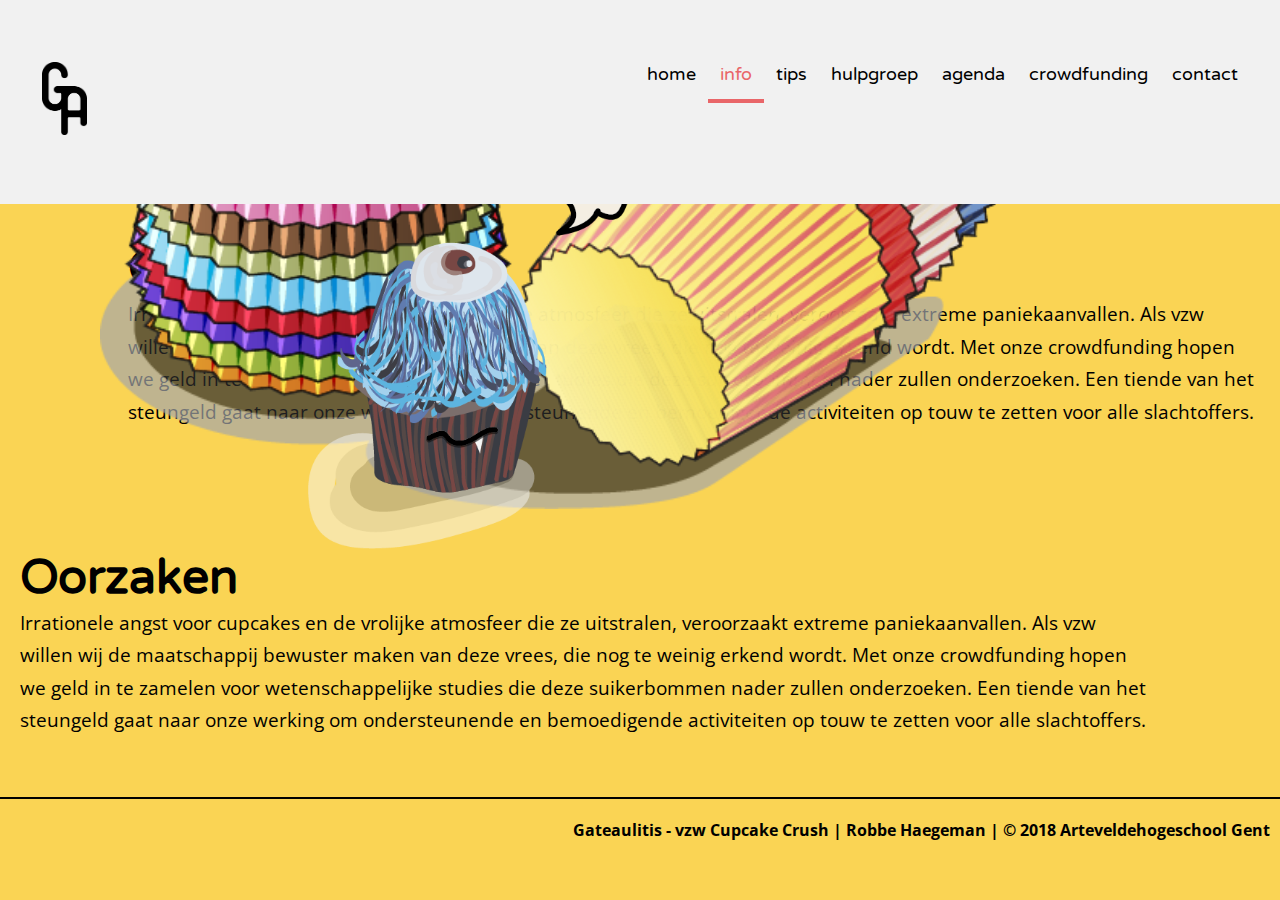
<file: info.html>
<!doctype html>
<html lang="nl">

<head>
    <meta charset="UTF-8">
    <meta http-equiv="X-UA-Compatible" content="IE=edge">
    <meta name="viewport" content="width=device-width, initial-scale=1">

    <title>Gateaulitis Info | Robbe Haegeman | NMDII- GDM, Artevelde University College Ghent</title>

    <!-- bootstrap 4 css -->
    <link rel="stylesheet" href="https://stackpath.bootstrapcdn.com/bootstrap/4.1.3/css/bootstrap.min.css" integrity="sha384-MCw98/SFnGE8fJT3GXwEOngsV7Zt27NXFoaoApmYm81iuXoPkFOJwJ8ERdknLPMO" crossorigin="anonymous">
    <!-- font Google Fonts -->
    <link href="https://fonts.googleapis.com/css?family=Open+Sans:300,400,600,700|Varela+Round" rel="stylesheet">

    <!-- Custom CSS x -->
    <link href="css/style.css" rel="stylesheet">

    <!-- Javascript files-->
    <script src="https://ajax.googleapis.com/ajax/libs/jquery/3.3.1/jquery.min.js"></script>
    <script src="js/main.js"></script>

    <!-- Favicon-->
    <link rel="icon" type="image/png" href="assets/favicon-wh.png"/>

    <!-- Hamburger icoon movile-->
    <link rel="stylesheet" href="https://cdnjs.cloudflare.com/ajax/libs/font-awesome/4.7.0/css/font-awesome.min.css">

</head>

<body data-spy="scroll" data-target="#navbar-example2" data-offset="0">

    <!-- navigatie-->
    <div class="navbar" id="navbar">
        <a href="index.html" id="logolink"><img id="logo"src="assets/logo.png" alt="logo Gateaulitis"></a>
        <div class="navbar-right">
            <div id="links">
                <a href="index.html">home</a>
                <a class="active" href="info.html">info</a>
                <a href="tips.html">tips</a>
                <a href="hulp.html">hulpgroep</a>
                <a href="agenda.html">agenda</a>
                <a href="crowdfunding.html">crowdfunding</a>
                <a href="contact.html">contact</a>
            </div>
            <div id="menu_icon">
                <a href="javascript:void(0);" class="icon" onclick="mobilemenu()">
                        <i class="fa fa-bars"></i>
                </a>
            </div>
        </div>
        <!-- "Hamburger menu" / "Bar icon" to toggle the navigation links -->
    </div>
    
    <!-- content-->
    <div class="container-fluid cnt-info">
        <div class="row eerste-rij">
            <!-- infoblok-->
            <div class="col-md-6 col-sm-12 txt-left">
                <h2>Gateau - watte?</h2>
                <p><img class="info-img-mobile-right" src="assets/info1.png" alt="cupcake monster question mark">Irrationele angst voor cupcakes en de vrolijke atmosfeer die ze uitstralen, veroorzaakt extreme paniekaanvallen. Als vzw willen wij de maatschappij bewuster maken van deze vrees, die nog te weinig erkend wordt. Met onze crowdfunding hopen we geld in te zamelen voor wetenschappelijke studies die deze suikerbommen nader zullen onderzoeken. Een tiende van het steungeld gaat naar onze werking om ondersteunende en bemoedigende activiteiten op touw te zetten voor alle slachtoffers.</p>
            </div>

            <!-- kleurvlak + afbeelding-->
            <div class="col-md-6 col-kleurvlak">
                <div class="kleurvlak-rechts">
                    <img class="img-right" src="assets/info2.png" alt="cupcake shapes">
                </div>
            </div>
        </div>
        
        <div class="row tweede-rij">
            <!-- kleurvlak + afbeelding-->
            <div class="col-md-6 col-kleurvlak">
                <div class="kleurvlak-links">
                    <img class="img-left" src="assets/info1.png" alt="cupcake monster question mark">
                </div>
            </div>

            <!-- oorzaken-->
            <div class="col-md-6 col-sm-12 txt-right">
                <h2>Oorzaken</h2>
                <p><img class="info-img-mobile-left" src="assets/info2.png" alt="cupcake shapes">Irrationele angst voor cupcakes en de vrolijke atmosfeer die ze uitstralen, veroorzaakt extreme paniekaanvallen. Als vzw willen wij de maatschappij bewuster maken van deze vrees, die nog te weinig erkend wordt. Met onze crowdfunding hopen we geld in te zamelen voor wetenschappelijke studies die deze suikerbommen nader zullen onderzoeken. Een tiende van het steungeld gaat naar onze werking om ondersteunende en bemoedigende activiteiten op touw te zetten voor alle slachtoffers.</p>
            </div>
        </div>

        <!-- footer-->
        <div class="container">
            <div class="col-md-12 footer">
                Gateaulitis - vzw Cupcake Crush | Robbe Haegeman | © 2018 Arteveldehogeschool Gent
            </div>
        </div>
        
    </div>


</body>

</html>
</file>
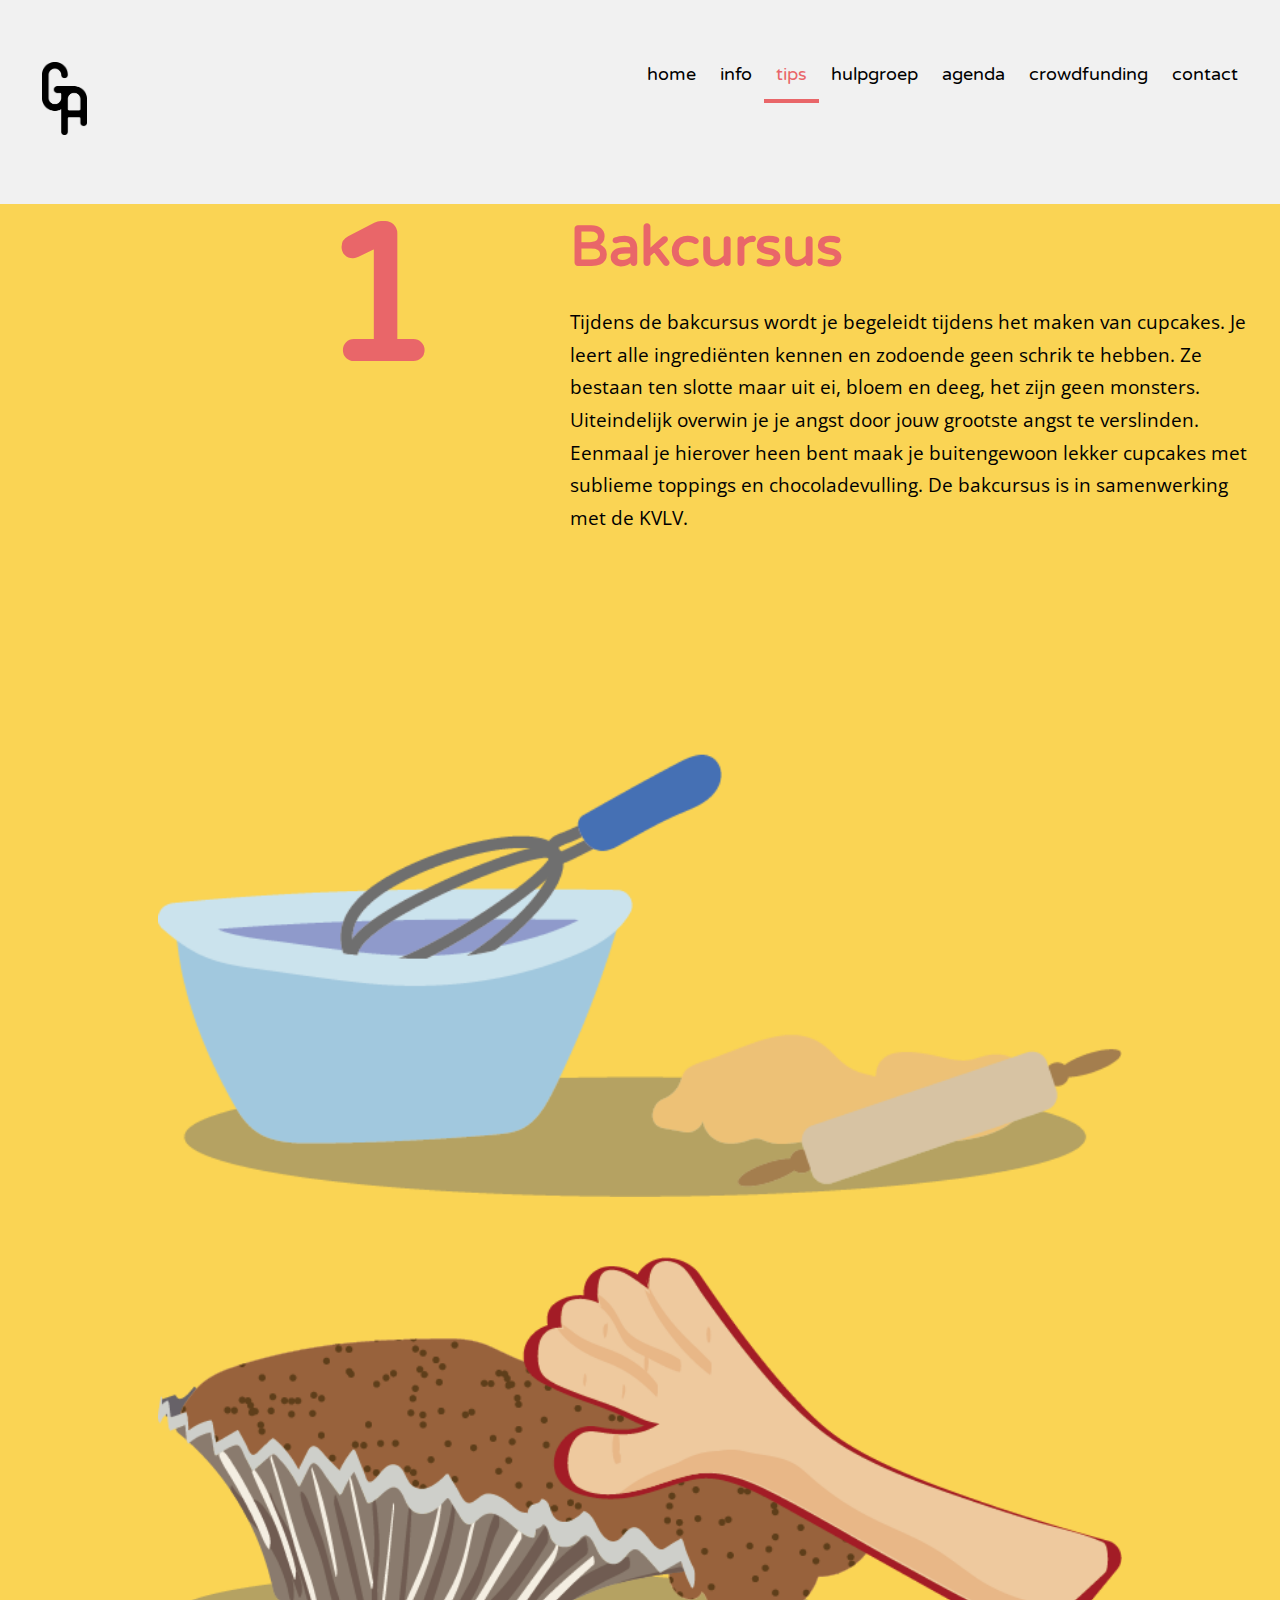
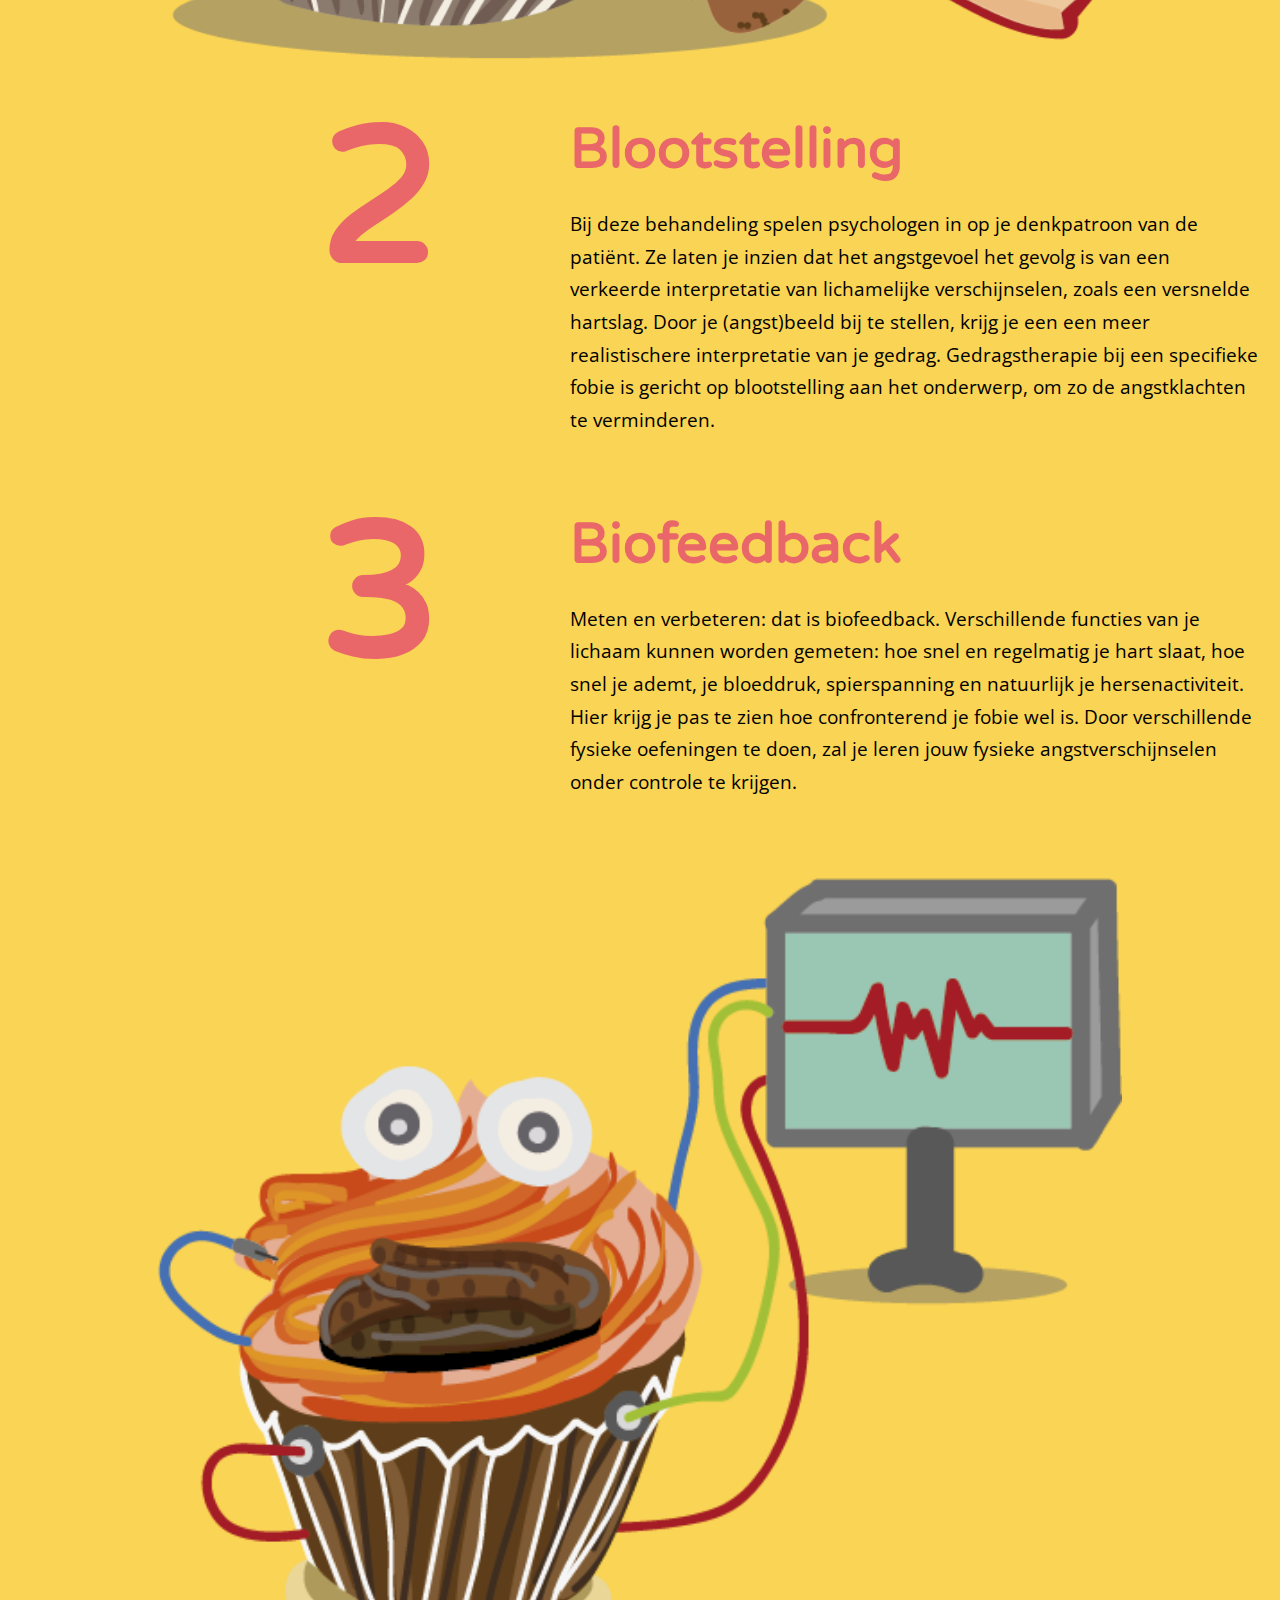
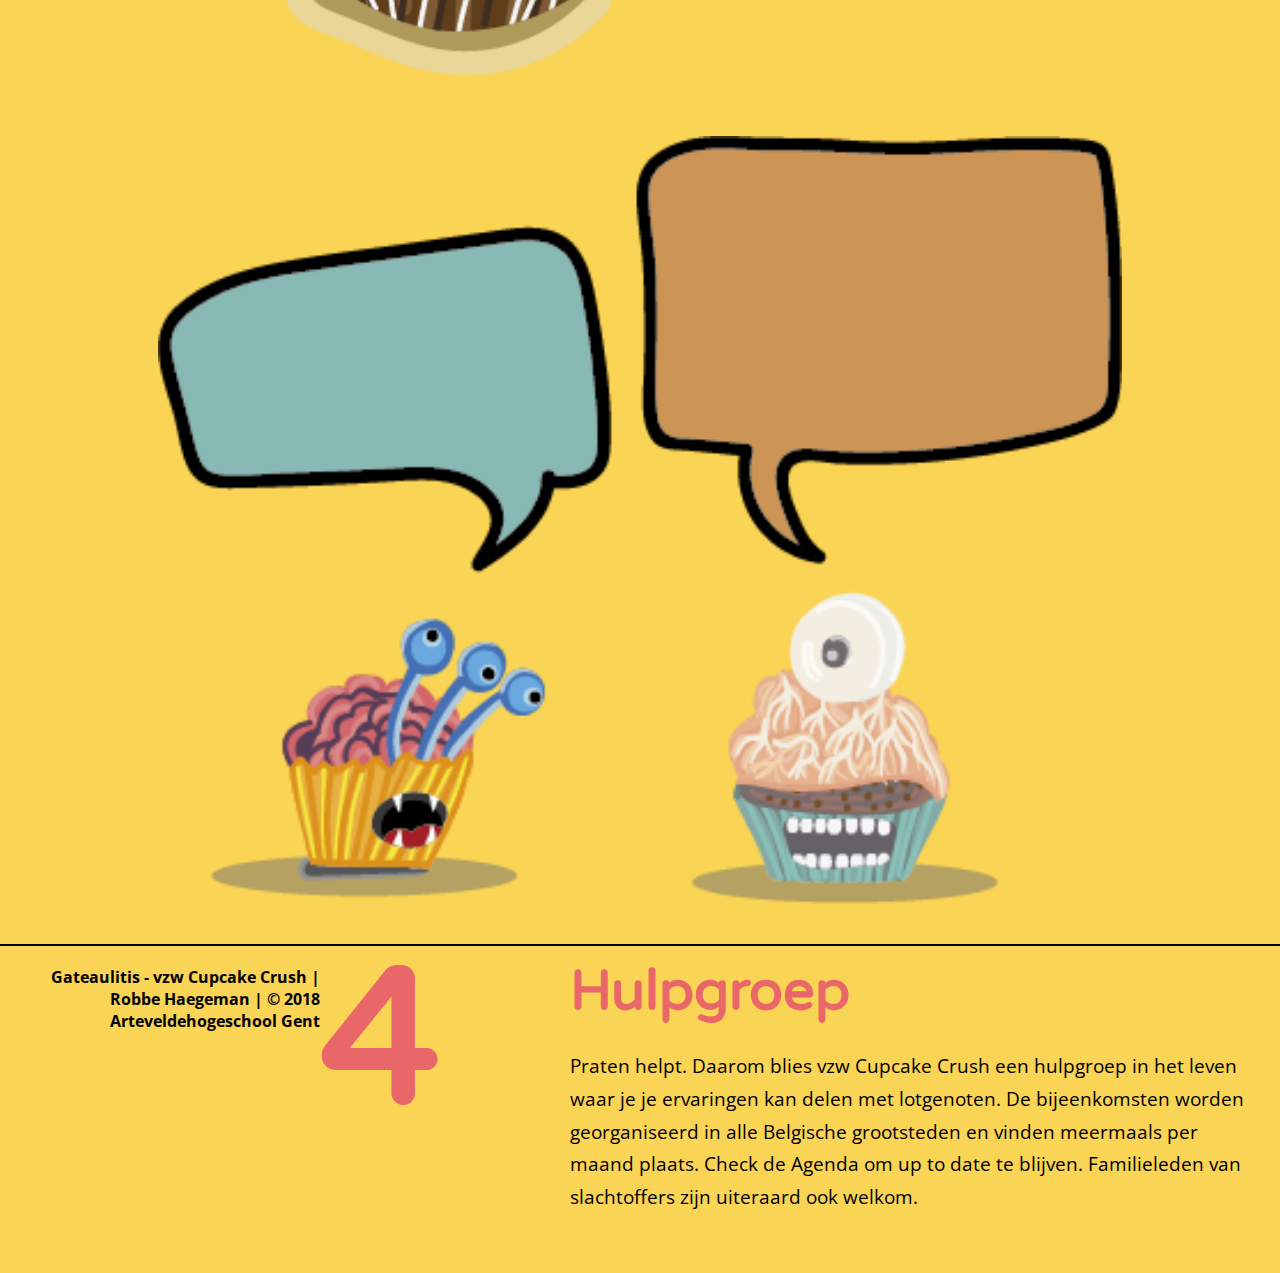
<file: tips.html>
<!doctype html>
<html lang="nl">

<head>
    <meta charset="UTF-8">
    <meta http-equiv="X-UA-Compatible" content="IE=edge">
    <meta name="viewport" content="width=device-width, initial-scale=1">

    <title>Gateaulitis Tips | Robbe Haegeman | NMDII- GDM, Artevelde University College Ghent</title>

    <!-- bootstrap 4 css -->
    <link rel="stylesheet" href="https://stackpath.bootstrapcdn.com/bootstrap/4.1.3/css/bootstrap.min.css" integrity="sha384-MCw98/SFnGE8fJT3GXwEOngsV7Zt27NXFoaoApmYm81iuXoPkFOJwJ8ERdknLPMO" crossorigin="anonymous">
    <!-- font Google Fonts -->
    <link href="https://fonts.googleapis.com/css?family=Open+Sans:300,400,600,700|Varela+Round" rel="stylesheet">

    <!-- Custom CSS x -->
    <link href="css/style.css" rel="stylesheet">

    <!-- Javascript files-->
    <script src="https://ajax.googleapis.com/ajax/libs/jquery/3.3.1/jquery.min.js"></script>
    <script src="js/main.js"></script>

    <!-- Favicon-->
    <link rel="icon" type="image/png" href="assets/favicon-wh.png"/>

    <!-- Hamburger icoon movile-->
    <link rel="stylesheet" href="https://cdnjs.cloudflare.com/ajax/libs/font-awesome/4.7.0/css/font-awesome.min.css">

</head>

<body data-spy="scroll" data-target="#navbar-example2" data-offset="0">

    <!-- navigatie-->
    <div class="navbar" id="navbar">
        <a href="index.html" id="logolink"><img id="logo"src="assets/logo.png" alt="logo Gateaulitis"></a>
        <div class="navbar-right">
            <div id="links">
                <a href="index.html">home</a>
                <a href="info.html">info</a>
                <a class="active" href="tips.html">tips</a>
                <a href="hulp.html">hulpgroep</a>
                <a href="agenda.html">agenda</a>
                <a href="crowdfunding.html">crowdfunding</a>
                <a href="contact.html">contact</a>
            </div>
            <div id="menu_icon">
                <a href="javascript:void(0);" class="icon" onclick="mobilemenu()">
                        <i class="fa fa-bars"></i>
                </a>
            </div>
        </div>
        <!-- "Hamburger menu" / "Bar icon" to toggle the navigation links -->
    </div>
    
    <!-- content-->
    <div class="container">
        <div class="row eerste-rij">

            <!-- tip1 + img-->
            <div class="col-md-6 col-sm-12 tip-txt" id="tip1">
                <h1>Bakcursus</h1>
                <p>Tijdens de bakcursus wordt je begeleidt tijdens het maken van cupcakes. Je leert alle ingrediënten kennen en zodoende geen schrik te hebben. Ze bestaan ten slotte maar uit ei, bloem en deeg, het zijn geen monsters. Uiteindelijk overwin je je angst door jouw grootste angst te verslinden. Eenmaal je hierover heen bent maak je buitengewoon lekker cupcakes met sublieme toppings en chocoladevulling. De bakcursus is in samenwerking met de KVLV.<img class="tip-img-mobile" src="assets/tip1.png" alt="tip bakcursus"></p>
            </div>
            <div class="col-md-6 tip-img">
                <img class="img-right" src="assets/tip1.png" alt="tip bakcursus">
            </div>
        </div>
        
        <div class="row">
            <!-- tip2 +img-->
            <div class="col-md-6 tip-img">
                <img class="img-left" src="assets/tip2.png" alt="tip blootstelling">
            </div>
            <div class="col-md-6 col-sm-12 tip-txt" id="tip2">
                <h1>Blootstelling</h1>
                <p>Bij deze behandeling spelen psychologen in op je denkpatroon van de patiënt. Ze laten je inzien dat het angstgevoel het gevolg is van een verkeerde interpretatie van lichamelijke verschijnselen, zoals een versnelde hartslag. Door je (angst)beeld bij te stellen, krijg je een een meer realistischere interpretatie van je gedrag. Gedragstherapie bij een specifieke fobie is gericht op blootstelling aan het onderwerp, om zo de angstklachten te verminderen.<img class="tip-img-mobile" src="assets/tip2.png" alt="tip blootstelling"></p>
            </div>

            <!-- tip3 + img-->
            <div class="col-md-6 col-sm-12 tip-txt" id="tip3">
                <h1>Biofeedback</h1>
                <p>Meten en verbeteren: dat is biofeedback. Verschillende functies van je lichaam kunnen worden gemeten: hoe snel en regelmatig je hart slaat, hoe snel je ademt, je bloeddruk, spierspanning en natuurlijk je hersenactiviteit. Hier krijg je pas te zien hoe confronterend je fobie wel is. Door verschillende fysieke oefeningen te doen, zal je leren jouw fysieke angstverschijnselen onder controle te krijgen.<img class="tip-img-mobile" src="assets/tip3.png" alt="tip biofeedback"></p>
            </div>
            <div class="col-md-6 tip-img">
                <img class="img-right" src="assets/tip3.png" alt="tip biofeedback">
            </div>
            
            <!-- tip4 + img-->
            <div class="col-md-6 col-sm-6 tip-img">
                <img class="img-left" src="assets/tip4.png" alt="tip hulpgroep">
            </div>
            <div class="col-md-6 col-sm-12 tip-txt" id="tip4">
                <h1>Hulpgroep</h1>
                <p>Praten helpt. Daarom blies vzw Cupcake Crush een hulpgroep in het leven waar je je ervaringen kan delen met lotgenoten. De bijeenkomsten worden georganiseerd in alle Belgische grootsteden en vinden meermaals per maand plaats. Check de Agenda om up to date te blijven. Familieleden van slachtoffers zijn uiteraard ook welkom.<img class="tip-img-mobile" src="assets/tip4.png" alt="tip hulpgroep"></p>
            </div>
        </div>

        <!-- footer-->
        <div class="col-md-12 footer">
                Gateaulitis - vzw Cupcake Crush | Robbe Haegeman | © 2018 Arteveldehogeschool Gent
        </div>
    </div>


</body>

</html>
</file>
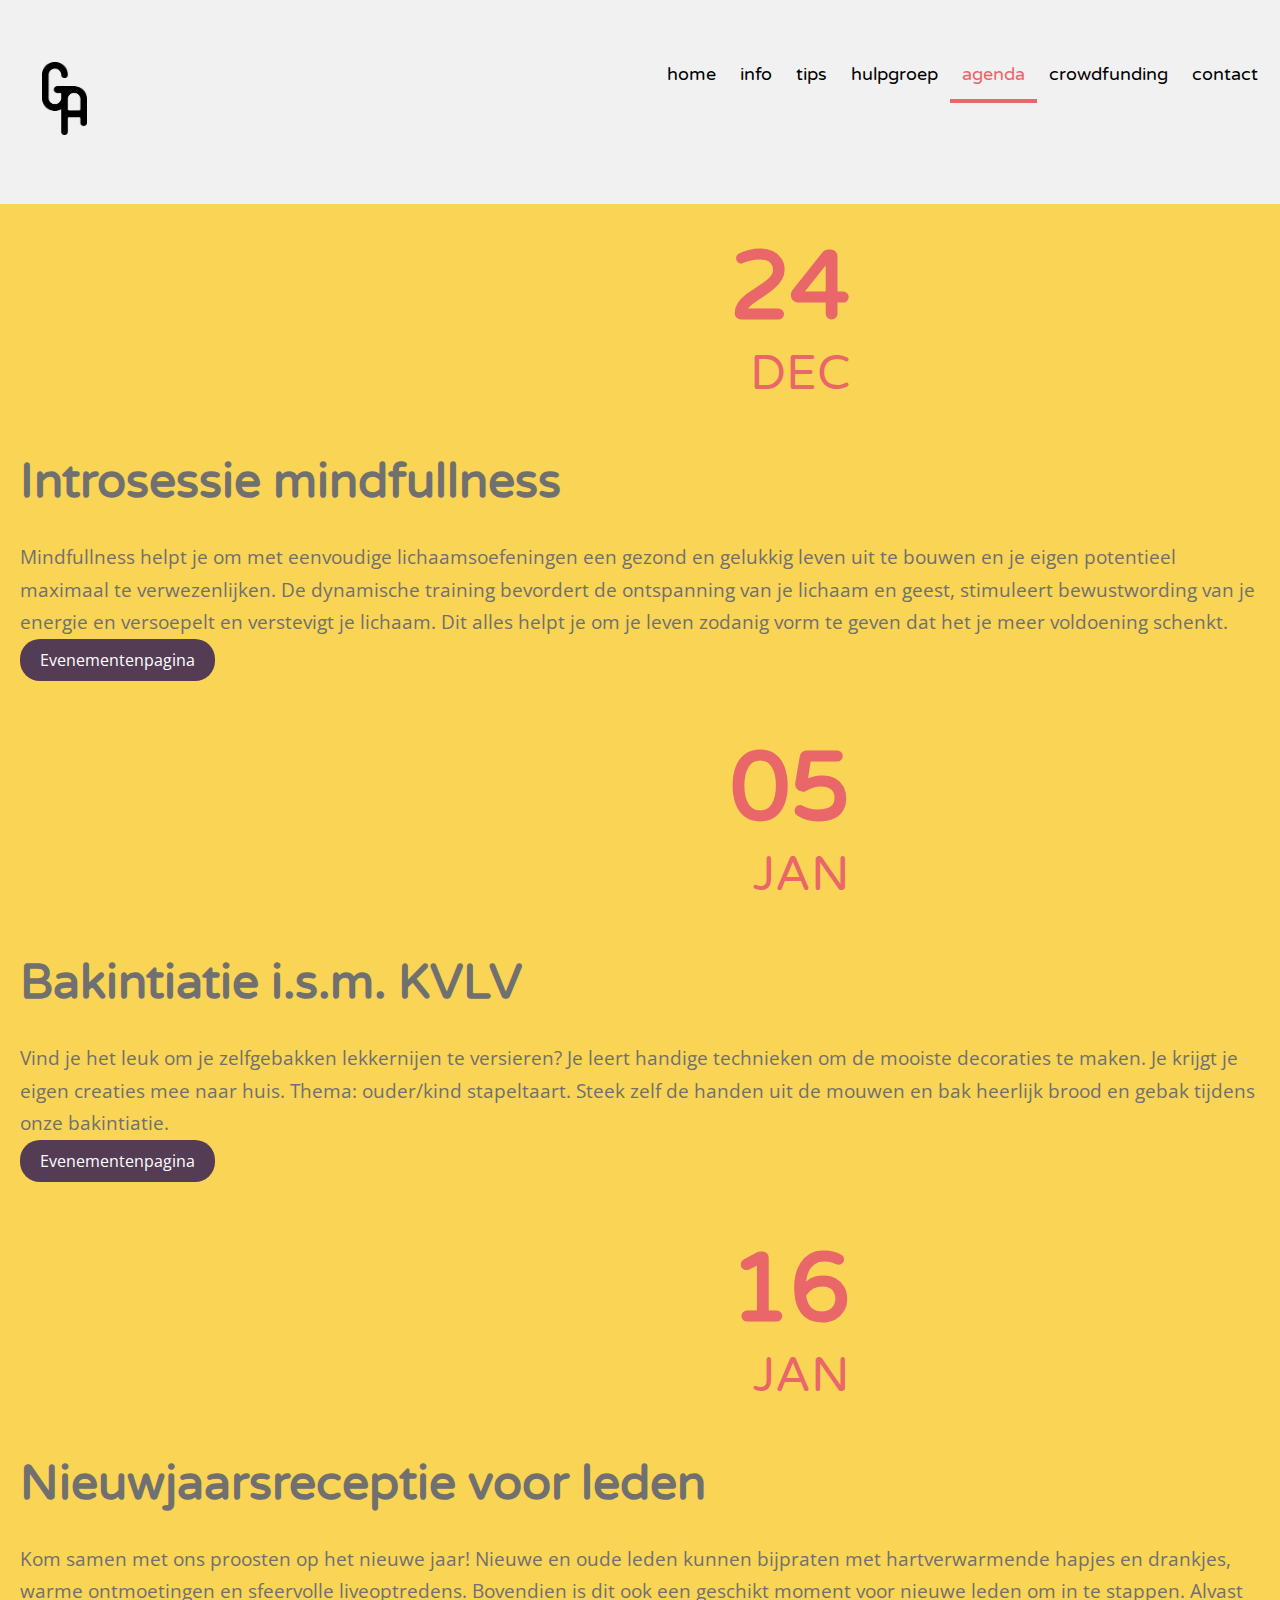
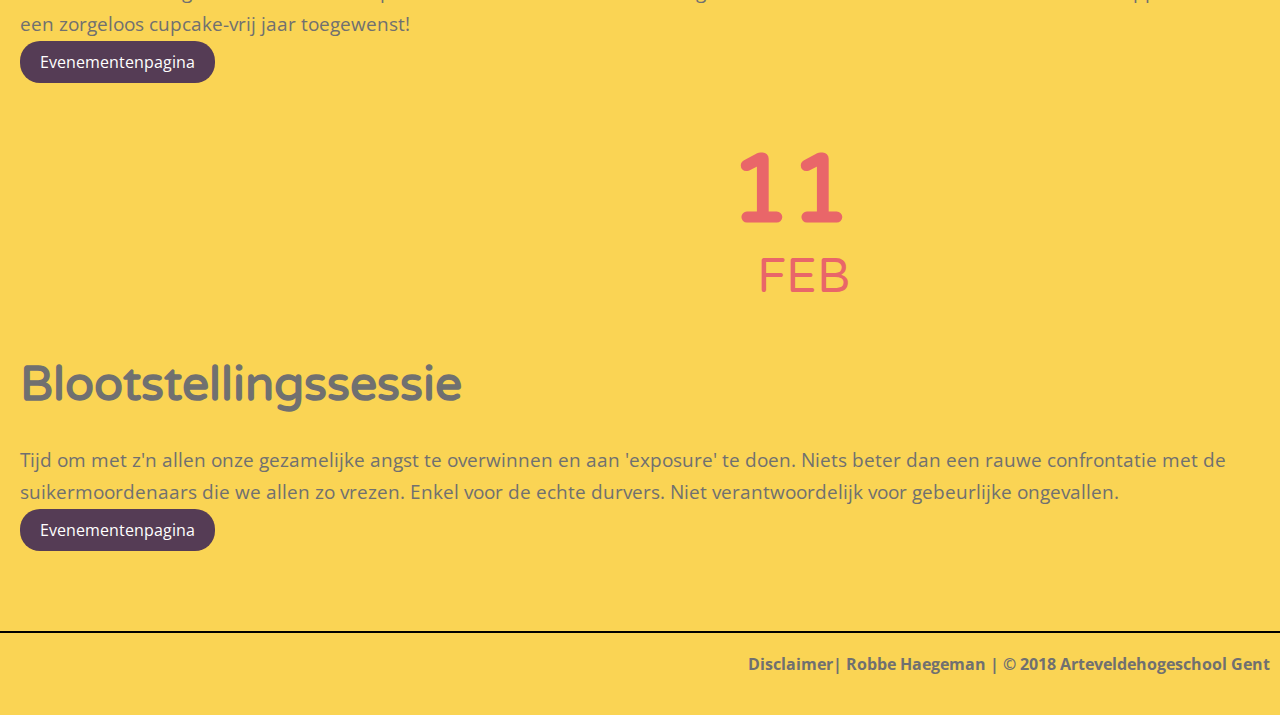
<file: code/agenda.html>
<!doctype html>
<html lang="nl">

<head>
    <meta charset="UTF-8">
    <meta http-equiv="X-UA-Compatible" content="IE=edge">
    <meta name="viewport" content="width=device-width, initial-scale=1">

    <title>Gateaulitis Agenda | Robbe Haegeman | NMDII- GDM, Artevelde University College Ghent</title>

    <!-- bootstrap 4 css -->
    <link rel="stylesheet" href="https://stackpath.bootstrapcdn.com/bootstrap/4.1.3/css/bootstrap.min.css" integrity="sha384-MCw98/SFnGE8fJT3GXwEOngsV7Zt27NXFoaoApmYm81iuXoPkFOJwJ8ERdknLPMO" crossorigin="anonymous">
    <!-- font Google Fonts -->
    <link href="https://fonts.googleapis.com/css?family=Open+Sans:300,400,600,700|Varela+Round" rel="stylesheet">

    <!-- Custom CSS x -->
    <link href="css/style.css" rel="stylesheet">

    <!-- Javascript files-->
    <script src="https://ajax.googleapis.com/ajax/libs/jquery/3.3.1/jquery.min.js"></script>
    <script src="js/main.js"></script>

    <!-- Favicon-->
    <link rel="icon" type="image/png" href="assets/favicon-wh.png"/>

    <!-- Hamburger icoon movile-->
    <link rel="stylesheet" href="https://cdnjs.cloudflare.com/ajax/libs/font-awesome/4.7.0/css/font-awesome.min.css">

</head>

<body data-spy="scroll" data-target="#navbar-example2" data-offset="0">

    <!-- navigatie-->
    <div class="navbar" id="navbar">
        <a href="#default" id="logolink"><img id="logo"src="assets/logo.png" alt="logo Gateaulitis"></a>
        <div class="navbar-right">
            <div id="links">
                <a href="index.html">home</a>
                <a href="info.html">info</a>
                <a href="tips.html">tips</a>
                <a href="hulp.html">hulpgroep</a>
                <a class="active" href="agenda.html">agenda</a>
                <a href="crowdfunding.html">crowdfunding</a>
                <a href="contact.html">contact</a>
            </div>
            <div id="menu_icon">
                <a href="javascript:void(0);" class="icon" onclick="mobilemenu()">
                        <i class="fa fa-bars"></i>
                </a>
            </div>
        </div>
        <!-- "Hamburger menu" / "Bar icon" to toggle the navigation links -->
    </div>
    
    <div class="container">
        <div class="row calender-row eerste-rij">
            <div class="col-md-3 offset-md-2 date">
                <h5>24</h5>
                <h6>dec</h6>
            </div>
            <div class="col-md-7 event">
                <h2>Introsessie mindfullness</h2>
                <p>Mindfullness  helpt je om met eenvoudige lichaamsoefeningen een gezond en gelukkig leven uit te bouwen en je eigen potentieel maximaal te verwezenlijken. De dynamische training bevordert de ontspanning van je lichaam en geest, stimuleert bewustwording van je energie en versoepelt en verstevigt je lichaam. Dit alles helpt je om je leven zodanig vorm te geven dat het je meer voldoening schenkt.</p>
                <button><a href="https://i.pinimg.com/originals/b6/21/a0/b621a0325724c95a401e691ddb963f7e.png">Evenementenpagina</a></button>
            </div>

            <div class="col-md-3 offset-md-2 date">
                <h5>05</h5>
                <h6>jan</h6>
            </div>
            <div class="col-md-7 event">
                <h2>Bakintiatie i.s.m. KVLV</h2>
                <p>Vind je het leuk om je zelfgebakken lekkernijen te versieren? Je leert handige technieken om de mooiste decoraties te maken. Je krijgt je eigen creaties mee naar huis. Thema: ouder/kind stapeltaart. Steek zelf de handen uit de mouwen en bak heerlijk brood en gebak tijdens onze bakintiatie.</p>
                <button><a href="https://i.pinimg.com/originals/57/41/68/5741687db5b857995184f85c49e35c8b.png">Evenementenpagina</a></button>
            </div>

            <div class="col-md-3 offset-md-2 date">
                <h5>16</h5>
                <h6>jan</h6>
            </div>
            <div class="col-md-7 event">
                <h2>Nieuwjaarsreceptie voor leden</h2>
                <p>Kom samen met ons proosten op het nieuwe jaar! Nieuwe en oude leden kunnen bijpraten met hartverwarmende hapjes en drankjes, warme ontmoetingen en sfeervolle liveoptredens. Bovendien is dit ook een geschikt moment voor nieuwe leden om in te stappen. Alvast een zorgeloos cupcake-vrij jaar toegewenst!</p>
                <button><a href="http://justsomething.co/wp-content/uploads/2014/07/20-baking-projects-fails.jpg">Evenementenpagina</a></button>
            </div>

            <div class="col-md-3 offset-md-2 date">
                <h5>11</h5>
                <h6>feb</h6>
            </div>
            <div class="col-md-7 event">
                <h2>Blootstellingssessie</h2>
                <p>Tijd om met z'n allen onze gezamelijke angst te overwinnen en aan 'exposure' te doen. Niets beter dan een rauwe confrontatie met de suikermoordenaars die we allen zo vrezen. Enkel voor de echte durvers. Niet verantwoordelijk voor gebeurlijke ongevallen.</p>
                <button><a href="http://justsomething.co/wp-content/uploads/2014/07/20-baking-projects-fails.jpg">Evenementenpagina</a></button>
            </div>
        </div>

        <div class="col-md-12 footer">
            Disclaimer| Robbe Haegeman | © 2018 Arteveldehogeschool Gent
        </div>
    </div>


</body>

</html>
</file>
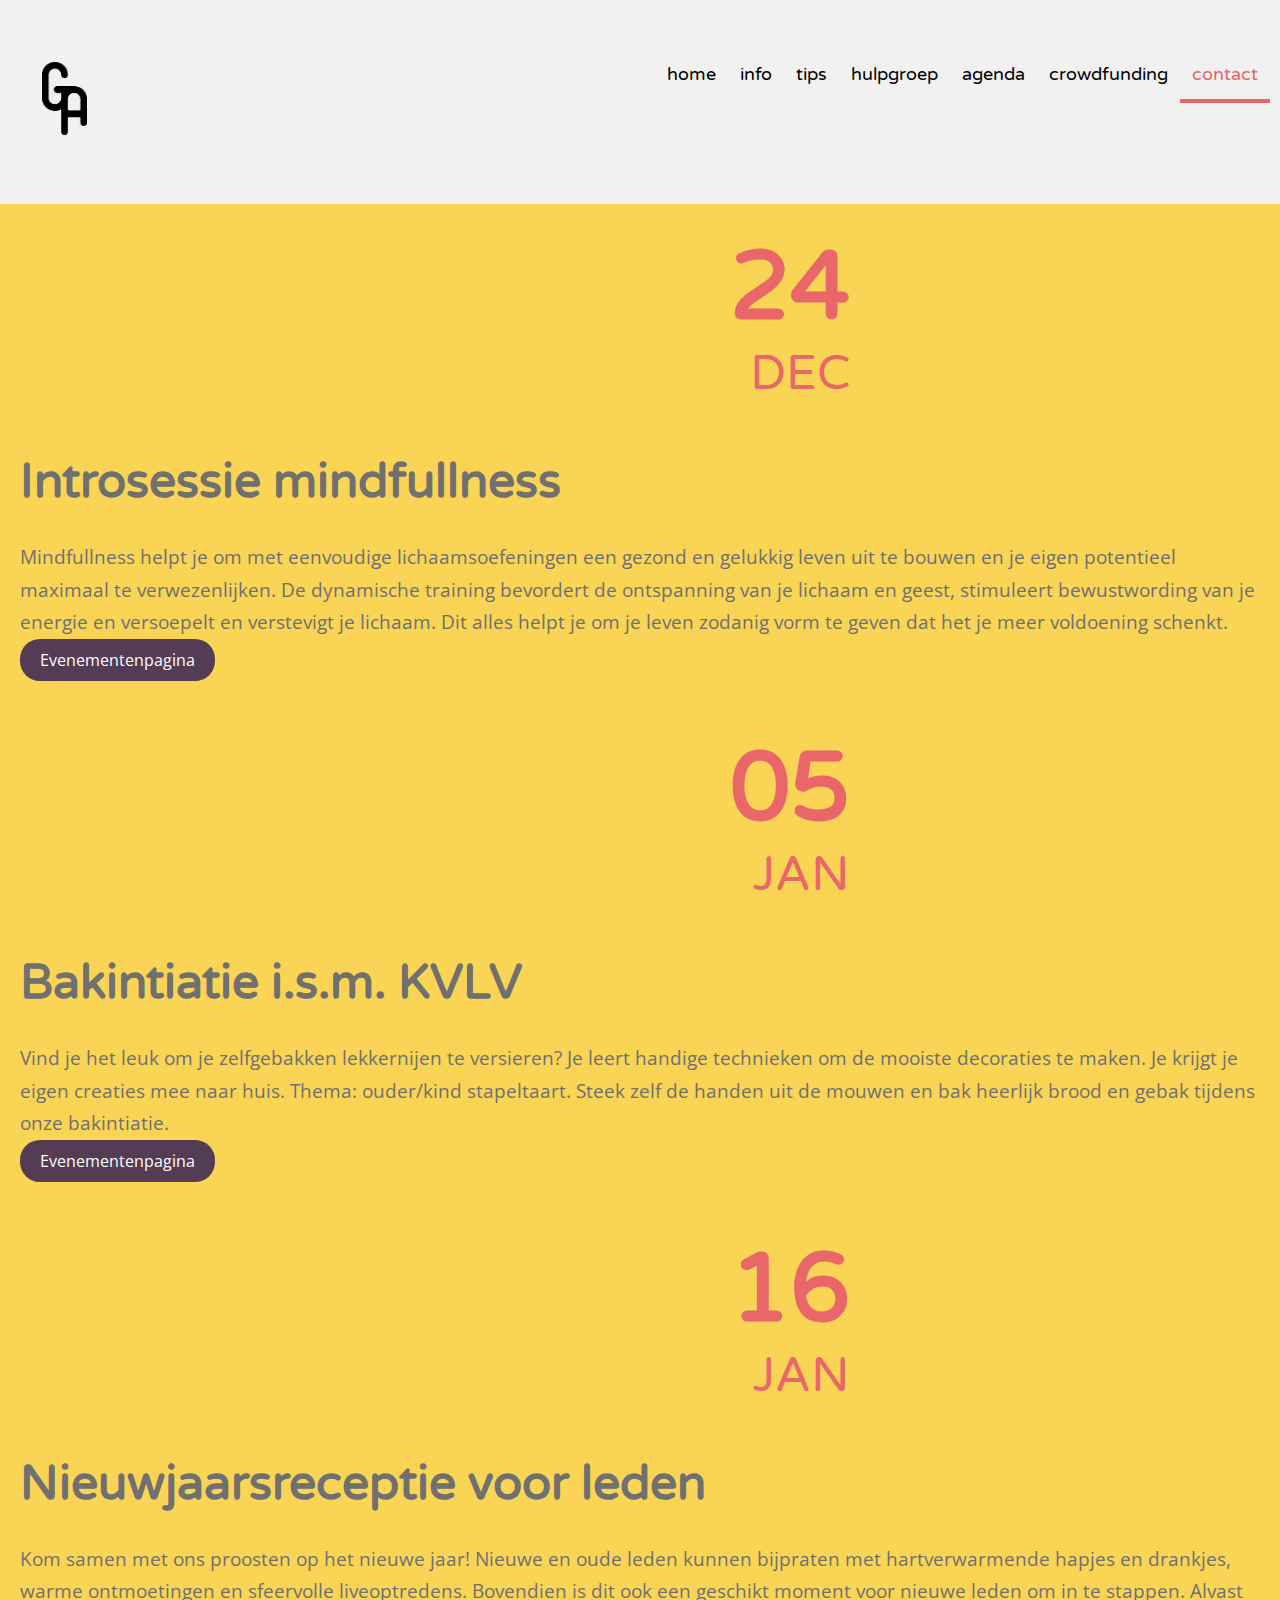
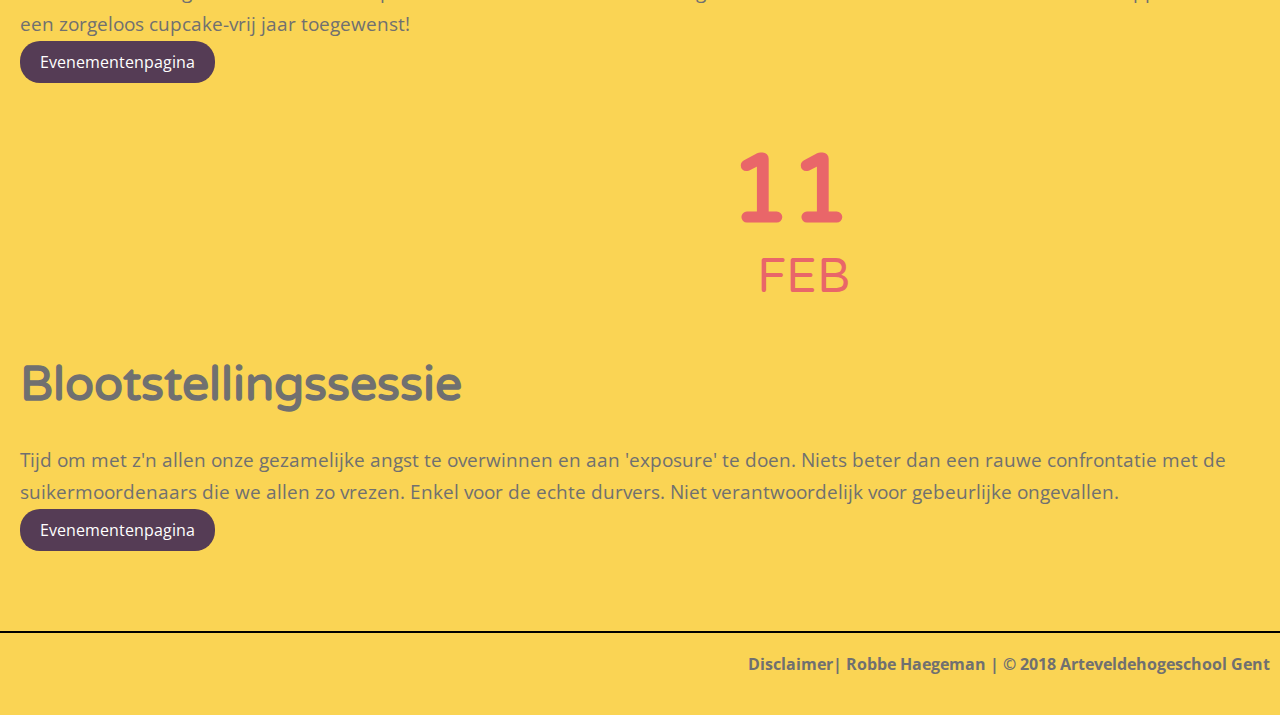
<file: code/contact.html>
<!doctype html>
<html lang="nl">

<head>
    <meta charset="UTF-8">
    <meta http-equiv="X-UA-Compatible" content="IE=edge">
    <meta name="viewport" content="width=device-width, initial-scale=1">

    <title>Gateaulitis Contact | Robbe Haegeman | NMDII- GDM, Artevelde University College Ghent</title>

    <!-- bootstrap 4 css -->
    <link rel="stylesheet" href="https://stackpath.bootstrapcdn.com/bootstrap/4.1.3/css/bootstrap.min.css" integrity="sha384-MCw98/SFnGE8fJT3GXwEOngsV7Zt27NXFoaoApmYm81iuXoPkFOJwJ8ERdknLPMO" crossorigin="anonymous">
    <!-- font Google Fonts -->
    <link href="https://fonts.googleapis.com/css?family=Open+Sans:300,400,600,700|Varela+Round" rel="stylesheet">

    <!-- Custom CSS x -->
    <link href="css/style.css" rel="stylesheet">

    <!-- Javascript files-->
    <script src="https://ajax.googleapis.com/ajax/libs/jquery/3.3.1/jquery.min.js"></script>
    <script src="js/main.js"></script>

    <!-- Favicon-->
    <link rel="icon" type="image/png" href="assets/favicon-wh.png"/>

    <!-- Hamburger icoon movile-->
    <link rel="stylesheet" href="https://cdnjs.cloudflare.com/ajax/libs/font-awesome/4.7.0/css/font-awesome.min.css">

</head>

<body data-spy="scroll" data-target="#navbar-example2" data-offset="0">

    <!-- navigatie-->
    <div class="navbar" id="navbar">
        <a href="#default" id="logolink"><img id="logo"src="assets/logo.png" alt="logo Gateaulitis"></a>
        <div class="navbar-right">
            <div id="links">
                <a href="index.html">home</a>
                <a href="info.html">info</a>
                <a href="tips.html">tips</a>
                <a href="hulp.html">hulpgroep</a>
                <a href="agenda.html">agenda</a>
                <a href="crowdfunding.html">crowdfunding</a>
                <a class="active" href="contact.html">contact</a>
            </div>
            <div id="menu_icon">
                <a href="javascript:void(0);" class="icon" onclick="mobilemenu()">
                        <i class="fa fa-bars"></i>
                </a>
            </div>
        </div>
        <!-- "Hamburger menu" / "Bar icon" to toggle the navigation links -->
    </div>
    
    <div class="container">
        <div class="row calender-row eerste-rij">
            <div class="col-md-3 offset-md-2 date">
                <h5>24</h5>
                <h6>dec</h6>
            </div>
            <div class="col-md-7 event">
                <h2>Introsessie mindfullness</h2>
                <p>Mindfullness  helpt je om met eenvoudige lichaamsoefeningen een gezond en gelukkig leven uit te bouwen en je eigen potentieel maximaal te verwezenlijken. De dynamische training bevordert de ontspanning van je lichaam en geest, stimuleert bewustwording van je energie en versoepelt en verstevigt je lichaam. Dit alles helpt je om je leven zodanig vorm te geven dat het je meer voldoening schenkt.</p>
                <button><a href="https://i.pinimg.com/originals/b6/21/a0/b621a0325724c95a401e691ddb963f7e.png">Evenementenpagina</a></button>
            </div>

            <div class="col-md-3 offset-md-2 date">
                <h5>05</h5>
                <h6>jan</h6>
            </div>
            <div class="col-md-7 event">
                <h2>Bakintiatie i.s.m. KVLV</h2>
                <p>Vind je het leuk om je zelfgebakken lekkernijen te versieren? Je leert handige technieken om de mooiste decoraties te maken. Je krijgt je eigen creaties mee naar huis. Thema: ouder/kind stapeltaart. Steek zelf de handen uit de mouwen en bak heerlijk brood en gebak tijdens onze bakintiatie.</p>
                <button><a href="https://i.pinimg.com/originals/57/41/68/5741687db5b857995184f85c49e35c8b.png">Evenementenpagina</a></button>
            </div>

            <div class="col-md-3 offset-md-2 date">
                <h5>16</h5>
                <h6>jan</h6>
            </div>
            <div class="col-md-7 event">
                <h2>Nieuwjaarsreceptie voor leden</h2>
                <p>Kom samen met ons proosten op het nieuwe jaar! Nieuwe en oude leden kunnen bijpraten met hartverwarmende hapjes en drankjes, warme ontmoetingen en sfeervolle liveoptredens. Bovendien is dit ook een geschikt moment voor nieuwe leden om in te stappen. Alvast een zorgeloos cupcake-vrij jaar toegewenst!</p>
                <button><a href="http://justsomething.co/wp-content/uploads/2014/07/20-baking-projects-fails.jpg">Evenementenpagina</a></button>
            </div>

            <div class="col-md-3 offset-md-2 date">
                <h5>11</h5>
                <h6>feb</h6>
            </div>
            <div class="col-md-7 event">
                <h2>Blootstellingssessie</h2>
                <p>Tijd om met z'n allen onze gezamelijke angst te overwinnen en aan 'exposure' te doen. Niets beter dan een rauwe confrontatie met de suikermoordenaars die we allen zo vrezen. Enkel voor de echte durvers. Niet verantwoordelijk voor gebeurlijke ongevallen.</p>
                <button><a href="http://farm4.static.flickr.com/3421/3396791200_86242b50f6.jpg">Evenementenpagina</a></button>
            </div>
        </div>

        <div class="col-md-12 footer">
            Disclaimer| Robbe Haegeman | © 2018 Arteveldehogeschool Gent
        </div>
    </div>


</body>

</html>
</file>
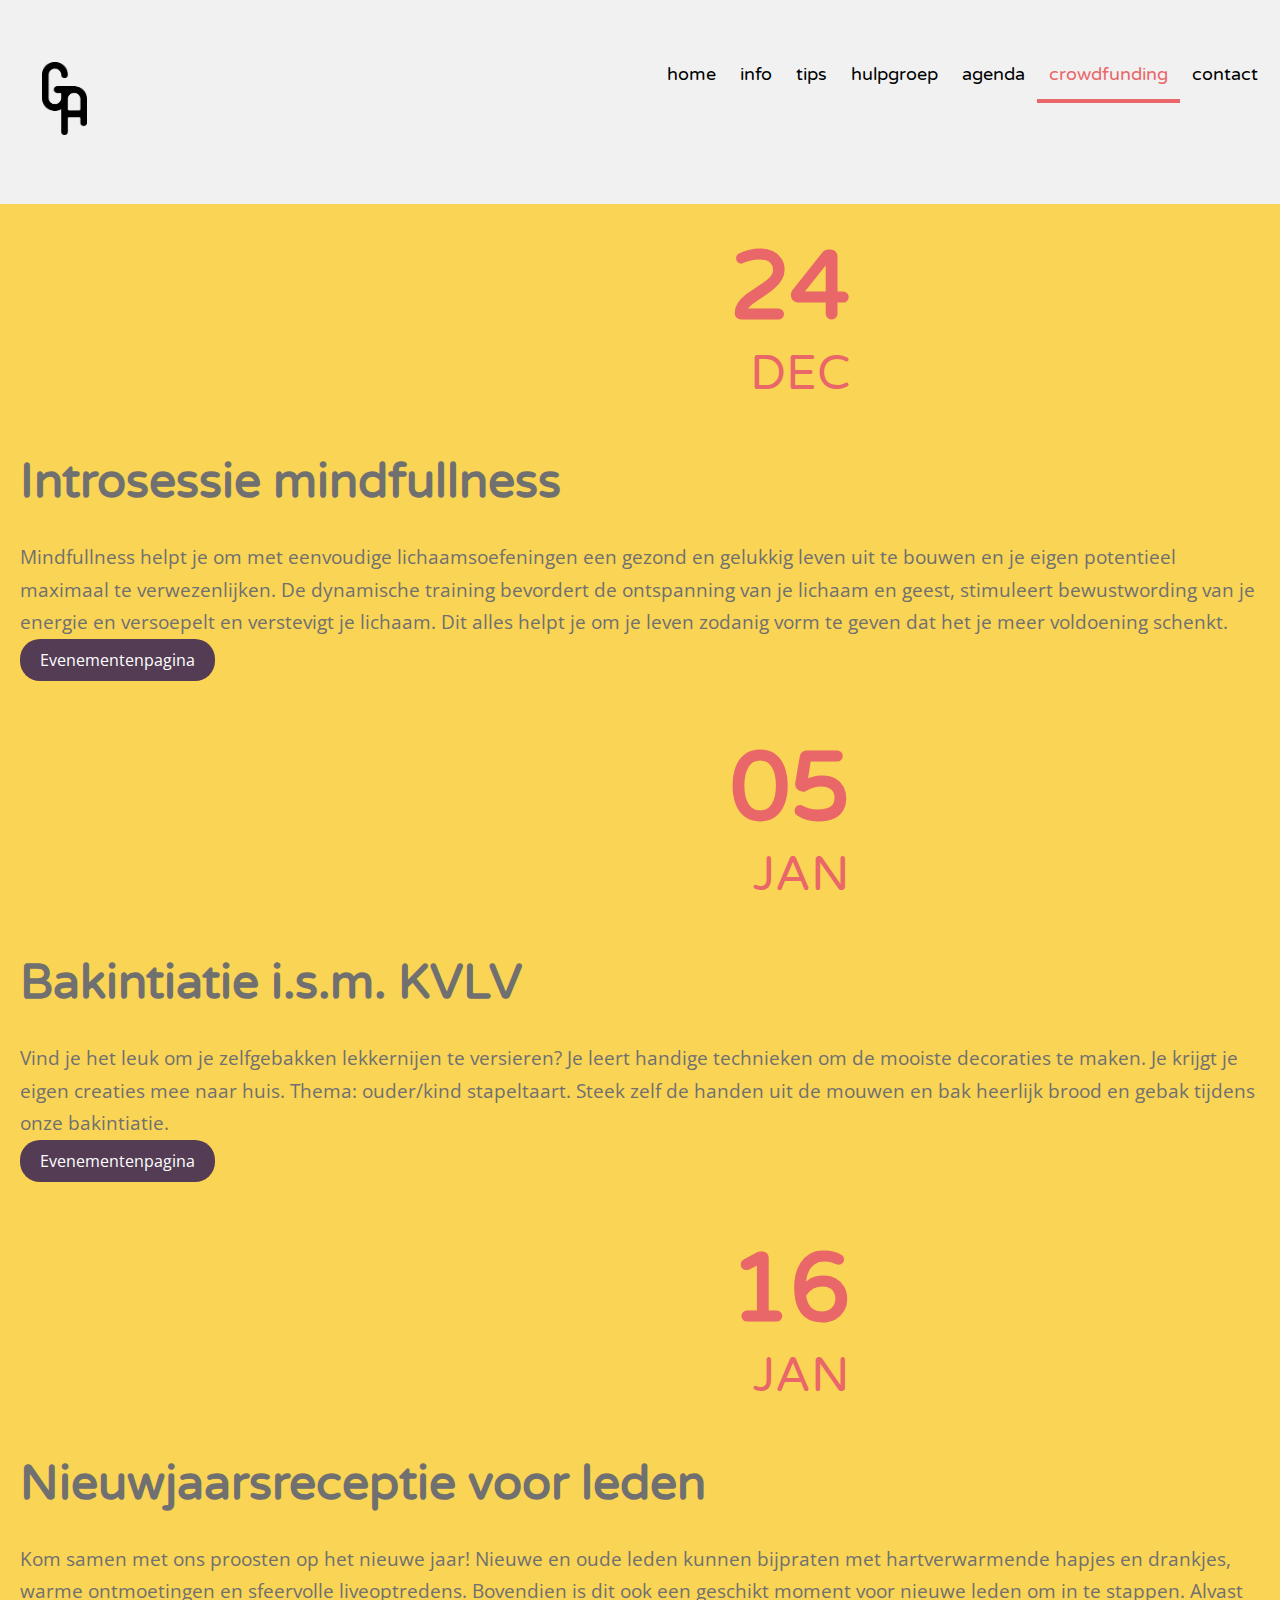
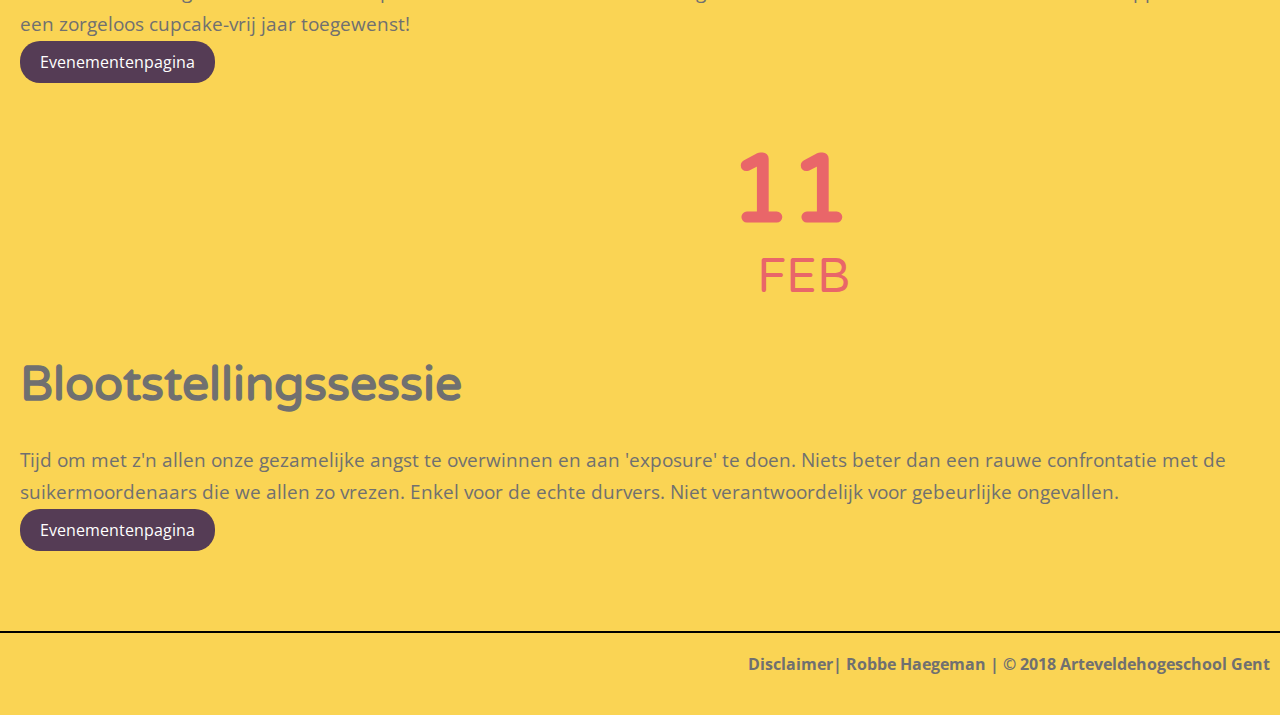
<file: code/crowdfunding.html>
<!doctype html>
<html lang="nl">

<head>
    <meta charset="UTF-8">
    <meta http-equiv="X-UA-Compatible" content="IE=edge">
    <meta name="viewport" content="width=device-width, initial-scale=1">

    <title>Gateaulitis Crowdfunding | Robbe Haegeman | NMDII- GDM, Artevelde University College Ghent</title>

    <!-- bootstrap 4 css -->
    <link rel="stylesheet" href="https://stackpath.bootstrapcdn.com/bootstrap/4.1.3/css/bootstrap.min.css" integrity="sha384-MCw98/SFnGE8fJT3GXwEOngsV7Zt27NXFoaoApmYm81iuXoPkFOJwJ8ERdknLPMO" crossorigin="anonymous">
    <!-- font Google Fonts -->
    <link href="https://fonts.googleapis.com/css?family=Open+Sans:300,400,600,700|Varela+Round" rel="stylesheet">

    <!-- Custom CSS x -->
    <link href="css/style.css" rel="stylesheet">

    <!-- Javascript files-->
    <script src="https://ajax.googleapis.com/ajax/libs/jquery/3.3.1/jquery.min.js"></script>
    <script src="js/main.js"></script>

    <!-- Favicon-->
    <link rel="icon" type="image/png" href="assets/favicon-wh.png"/>

    <!-- Hamburger icoon movile-->
    <link rel="stylesheet" href="https://cdnjs.cloudflare.com/ajax/libs/font-awesome/4.7.0/css/font-awesome.min.css">

</head>

<body data-spy="scroll" data-target="#navbar-example2" data-offset="0">

    <!-- navigatie-->
    <div class="navbar" id="navbar">
        <a href="#default" id="logolink"><img id="logo"src="assets/logo.png" alt="logo Gateaulitis"></a>
        <div class="navbar-right">
            <div id="links">
                <a href="index.html">home</a>
                <a href="info.html">info</a>
                <a href="tips.html">tips</a>
                <a href="hulp.html">hulpgroep</a>
                <a href="agenda.html">agenda</a>
                <a class="active" href="crowdfunding.html">crowdfunding</a>
                <a href="contact.html">contact</a>
            </div>
            <div id="menu_icon">
                <a href="javascript:void(0);" class="icon" onclick="mobilemenu()">
                        <i class="fa fa-bars"></i>
                </a>
            </div>
        </div>
        <!-- "Hamburger menu" / "Bar icon" to toggle the navigation links -->
    </div>
    
    <div class="container">
        <div class="row calender-row eerste-rij">
            <div class="col-md-3 offset-md-2 date">
                <h5>24</h5>
                <h6>dec</h6>
            </div>
            <div class="col-md-7 event">
                <h2>Introsessie mindfullness</h2>
                <p>Mindfullness  helpt je om met eenvoudige lichaamsoefeningen een gezond en gelukkig leven uit te bouwen en je eigen potentieel maximaal te verwezenlijken. De dynamische training bevordert de ontspanning van je lichaam en geest, stimuleert bewustwording van je energie en versoepelt en verstevigt je lichaam. Dit alles helpt je om je leven zodanig vorm te geven dat het je meer voldoening schenkt.</p>
                <button><a href="https://i.pinimg.com/originals/b6/21/a0/b621a0325724c95a401e691ddb963f7e.png">Evenementenpagina</a></button>
            </div>

            <div class="col-md-3 offset-md-2 date">
                <h5>05</h5>
                <h6>jan</h6>
            </div>
            <div class="col-md-7 event">
                <h2>Bakintiatie i.s.m. KVLV</h2>
                <p>Vind je het leuk om je zelfgebakken lekkernijen te versieren? Je leert handige technieken om de mooiste decoraties te maken. Je krijgt je eigen creaties mee naar huis. Thema: ouder/kind stapeltaart. Steek zelf de handen uit de mouwen en bak heerlijk brood en gebak tijdens onze bakintiatie.</p>
                <button><a href="https://i.pinimg.com/originals/57/41/68/5741687db5b857995184f85c49e35c8b.png">Evenementenpagina</a></button>
            </div>

            <div class="col-md-3 offset-md-2 date">
                <h5>16</h5>
                <h6>jan</h6>
            </div>
            <div class="col-md-7 event">
                <h2>Nieuwjaarsreceptie voor leden</h2>
                <p>Kom samen met ons proosten op het nieuwe jaar! Nieuwe en oude leden kunnen bijpraten met hartverwarmende hapjes en drankjes, warme ontmoetingen en sfeervolle liveoptredens. Bovendien is dit ook een geschikt moment voor nieuwe leden om in te stappen. Alvast een zorgeloos cupcake-vrij jaar toegewenst!</p>
                <button><a href="http://justsomething.co/wp-content/uploads/2014/07/20-baking-projects-fails.jpg">Evenementenpagina</a></button>
            </div>

            <div class="col-md-3 offset-md-2 date">
                <h5>11</h5>
                <h6>feb</h6>
            </div>
            <div class="col-md-7 event">
                <h2>Blootstellingssessie</h2>
                <p>Tijd om met z'n allen onze gezamelijke angst te overwinnen en aan 'exposure' te doen. Niets beter dan een rauwe confrontatie met de suikermoordenaars die we allen zo vrezen. Enkel voor de echte durvers. Niet verantwoordelijk voor gebeurlijke ongevallen.</p>
                <button><a href="http://justsomething.co/wp-content/uploads/2014/07/20-baking-projects-fails.jpg">Evenementenpagina</a></button>
            </div>
        </div>

        <div class="col-md-12 footer">
            Disclaimer| Robbe Haegeman | © 2018 Arteveldehogeschool Gent
        </div>
    </div>


</body>

</html>
</file>
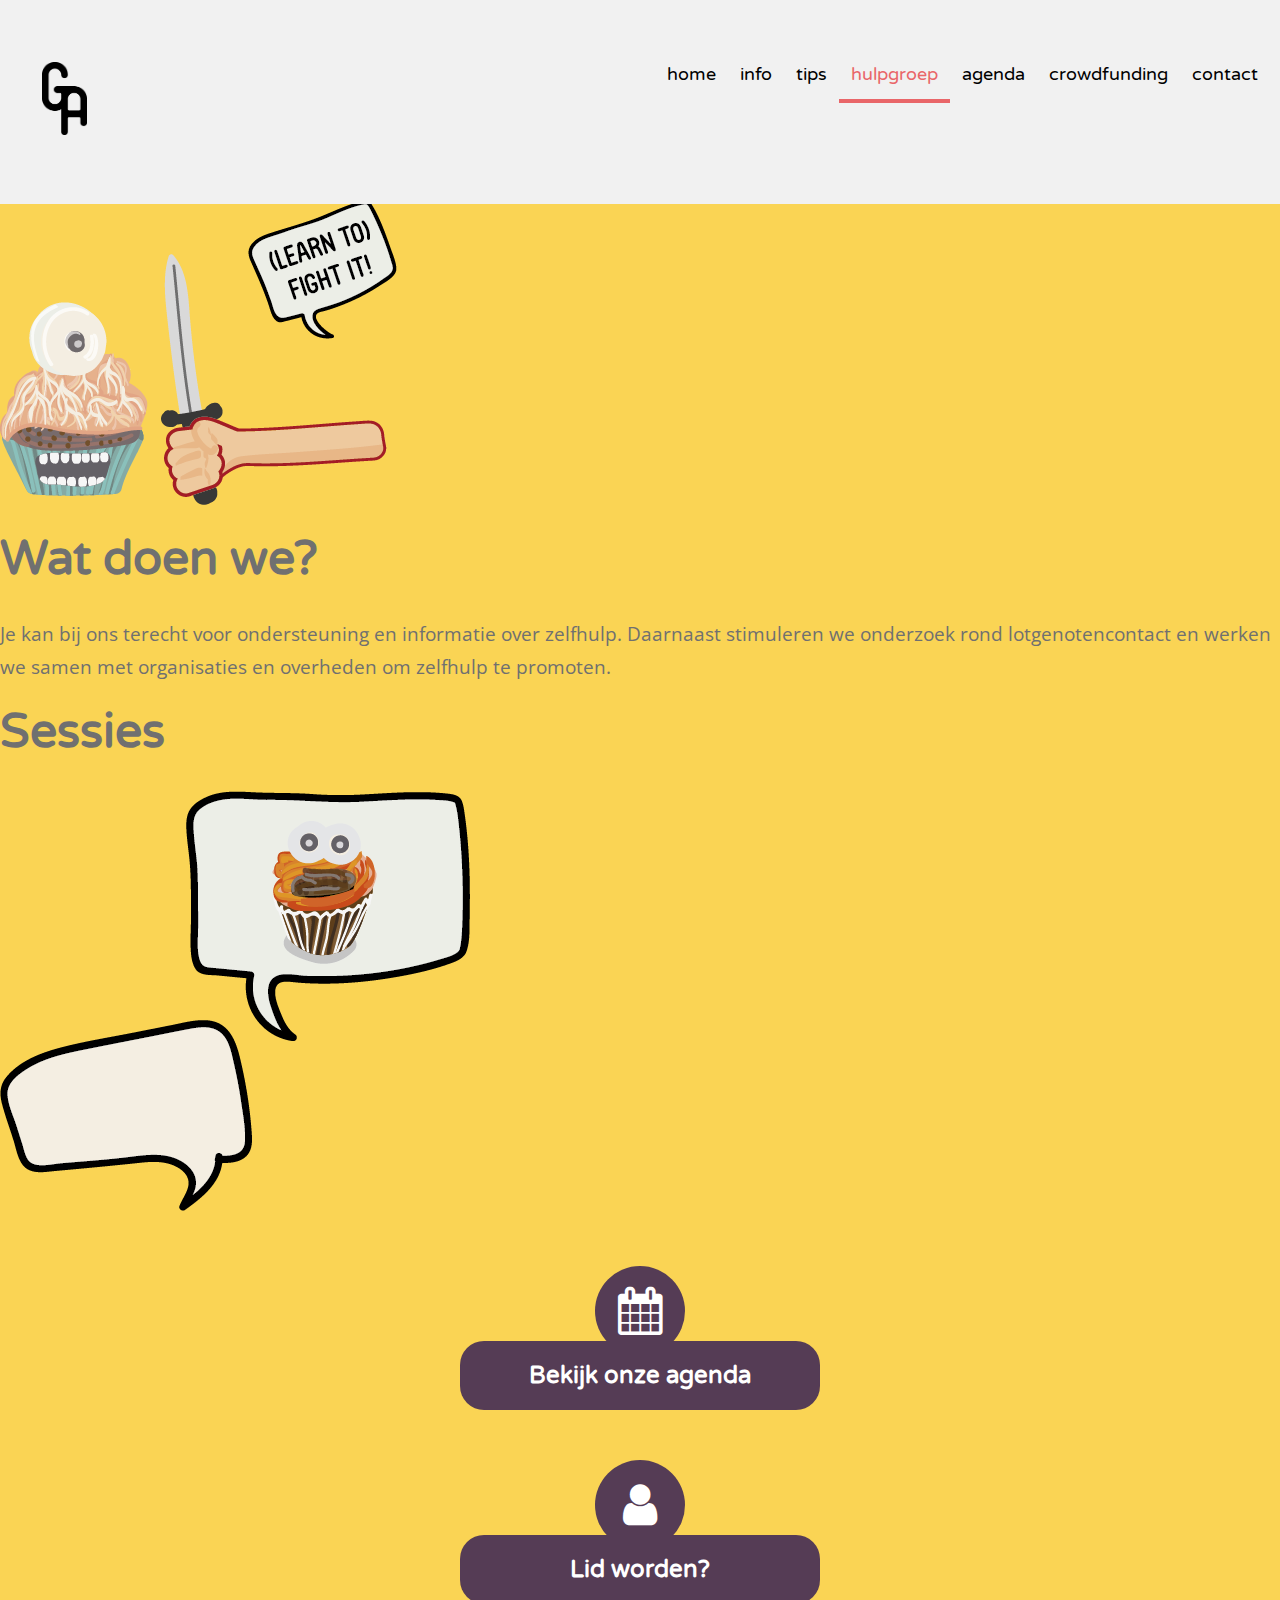
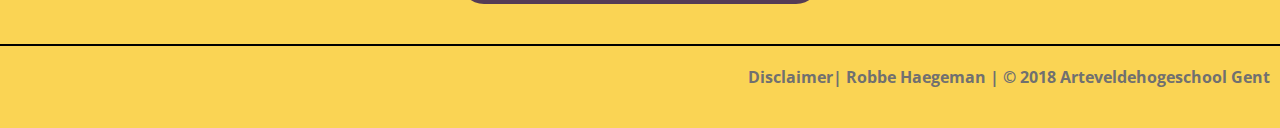
<file: code/hulp.html>
<!doctype html>
<html lang="nl">

<head>
    <meta charset="UTF-8">
    <meta http-equiv="X-UA-Compatible" content="IE=edge">
    <meta name="viewport" content="width=device-width, initial-scale=1">

    <title>Gateaulitis Hulp | Robbe Haegeman | NMDII- GDM, Artevelde University College Ghent</title>

    <!-- bootstrap 4 css -->
    <link rel="stylesheet" href="https://stackpath.bootstrapcdn.com/bootstrap/4.1.3/css/bootstrap.min.css" integrity="sha384-MCw98/SFnGE8fJT3GXwEOngsV7Zt27NXFoaoApmYm81iuXoPkFOJwJ8ERdknLPMO" crossorigin="anonymous">
    <!-- font Google Fonts -->
    <link href="https://fonts.googleapis.com/css?family=Open+Sans:300,400,600,700|Varela+Round" rel="stylesheet">

    <!-- Custom CSS x -->
    <link href="css/style.css" rel="stylesheet">

    <!-- Javascript files-->
    <script src="https://ajax.googleapis.com/ajax/libs/jquery/3.3.1/jquery.min.js"></script>
    <script src="js/main.js"></script>

    <!-- Favicon-->
    <link rel="icon" type="image/png" href="assets/favicon-wh.png"/>

    <!-- Hamburger icoon movile-->
    <link rel="stylesheet" href="https://cdnjs.cloudflare.com/ajax/libs/font-awesome/4.7.0/css/font-awesome.min.css">

</head>

<body data-spy="scroll" data-target="#navbar-example2" data-offset="0">

    <!-- navigatie-->
    <div class="navbar" id="navbar">
        <a href="#default" id="logolink"><img id="logo"src="assets/logo.png" alt="logo Gateaulitis"></a>
        <div class="navbar-right">
            <div id="links">
                <a href="index.html">home</a>
                <a href="info.html">info</a>
                <a href="tips.html">tips</a>
                <a class="active" href="hulp.html">hulpgroep</a>
                <a href="agenda.html">agenda</a>
                <a href="crowdfunding.html">crowdfunding</a>
                <a href="contact.html">contact</a>
            </div>
            <div id="menu_icon">
                <a href="javascript:void(0);" class="icon" onclick="mobilemenu()">
                        <i class="fa fa-bars"></i>
                </a>
            </div>
        </div>
        <!-- "Hamburger menu" / "Bar icon" to toggle the navigation links -->
    </div>
    
    <div class="container">
        
        <div class="row eerste-rij">
            <div class="col-md-6 hulp-img">
                <img class="img-left" src="assets/hulpgroep1.png" alt="">
            </div>
            <div class="col-md-6 col-sm-12 hulp-txt">
                <h2>Wat doen we?</h2>
                <p>Je kan bij ons terecht voor ondersteuning en informatie over zelfhulp. Daarnaast stimuleren we onderzoek rond lotgenotencontact en werken we samen met organisaties en overheden om zelfhulp te promoten.</p>
            </div>
        </div>

        <div class="row">
                <div class="col-md-6 col-sm-12 hulp-txt">
                    <h2>Sessies</h2>
                    <p></p>
                </div>
                <div class="col-md-6 hulp-img">
                    <img src="assets/hulpgroep2.png" alt="tip 1">
                </div>
        </div>
        
        <div class="row row-card">
            
            <div class="col-md-6 cardblock">
                <a href="agenda.html">
                    <div class="bol"><i class="fa fa-calendar icon"></i></div>
                    <div class="textblock">
                        <h4>Bekijk onze agenda</h4>
                    </div>
                </a>
            </div>

            <div class="col-md-6 cardblock">
                <a href="contact.html">
                    <div class="bol"><i class="fa fa-user icon"></i></div>
                    <div class="textblock">
                        <h4>Lid worden?</h4>
                    </div>
                </a>
             </div>
            
        </div>

        <div class="col-md-12 footer">
            Disclaimer| Robbe Haegeman | © 2018 Arteveldehogeschool Gent
        </div>
    </div>


</body>

</html>
</file>
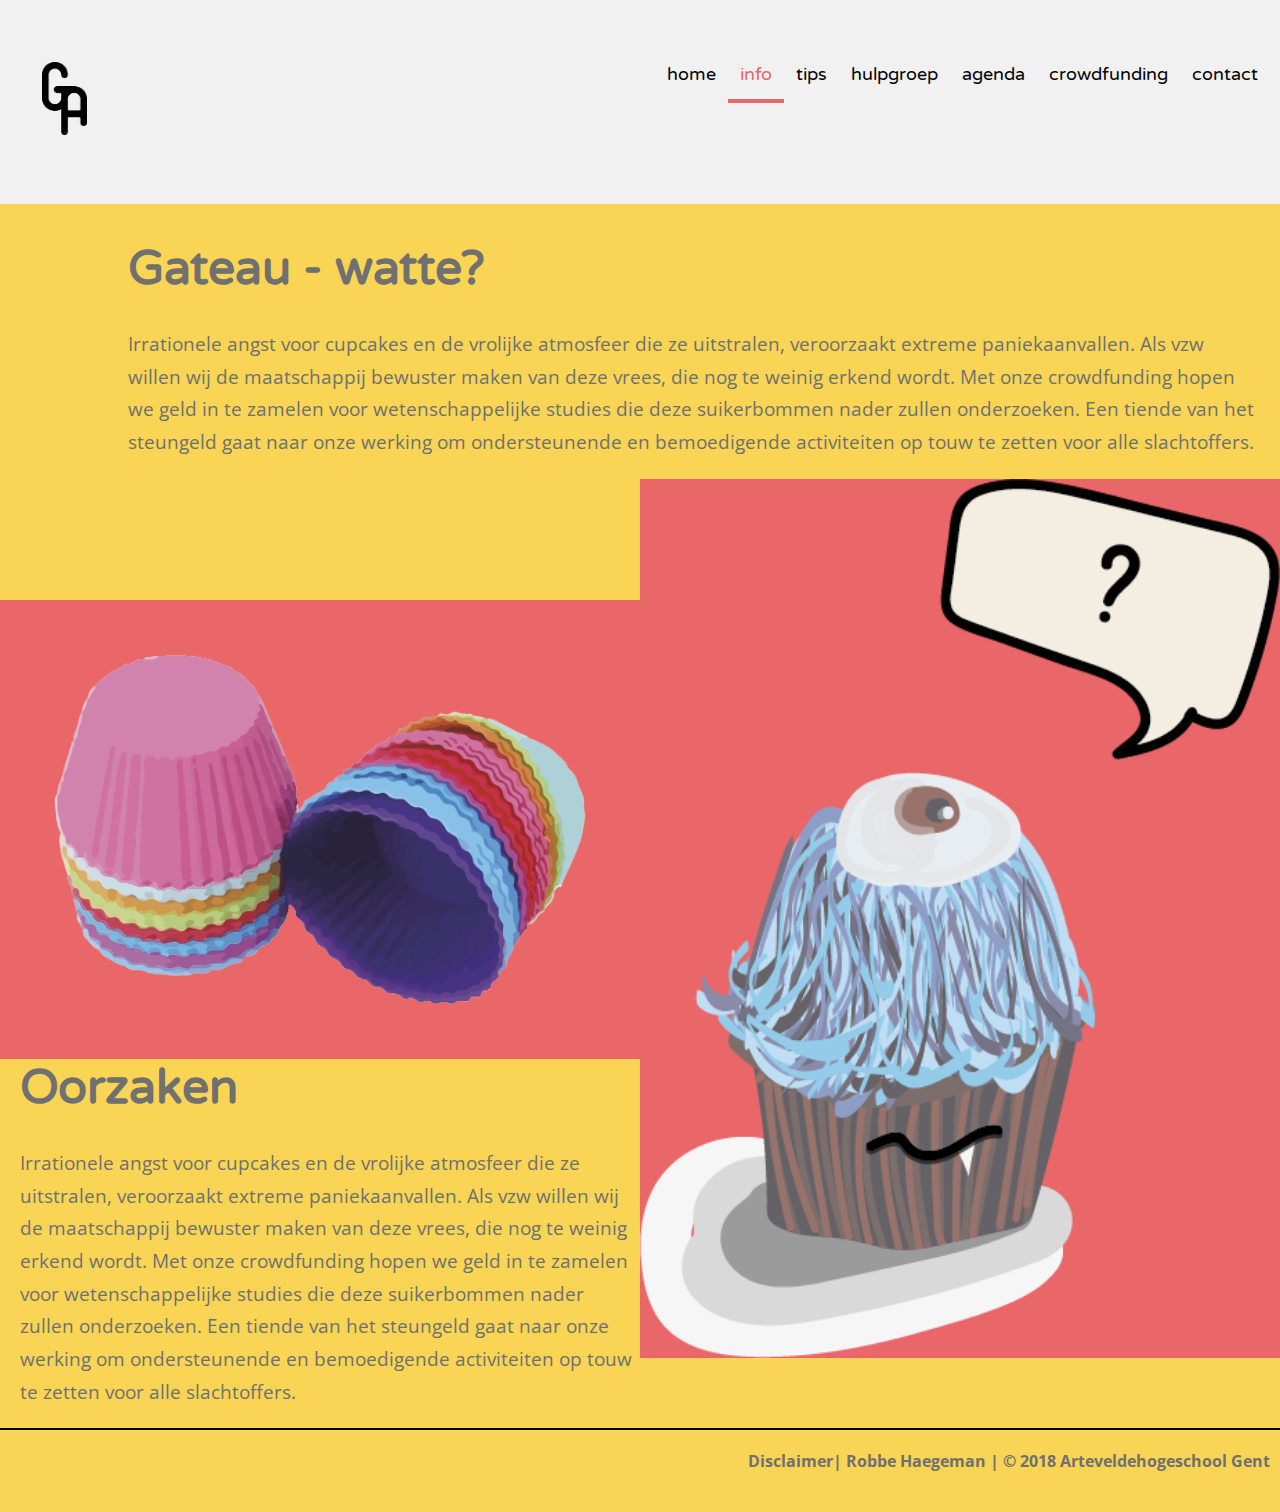
<file: code/info.html>
<!doctype html>
<html lang="nl">

<head>
    <meta charset="UTF-8">
    <meta http-equiv="X-UA-Compatible" content="IE=edge">
    <meta name="viewport" content="width=device-width, initial-scale=1">

    <title>Gateaulitis Info | Robbe Haegeman | NMDII- GDM, Artevelde University College Ghent</title>

    <!-- bootstrap 4 css -->
    <link rel="stylesheet" href="https://stackpath.bootstrapcdn.com/bootstrap/4.1.3/css/bootstrap.min.css" integrity="sha384-MCw98/SFnGE8fJT3GXwEOngsV7Zt27NXFoaoApmYm81iuXoPkFOJwJ8ERdknLPMO" crossorigin="anonymous">
    <!-- font Google Fonts -->
    <link href="https://fonts.googleapis.com/css?family=Open+Sans:300,400,600,700|Varela+Round" rel="stylesheet">

    <!-- Custom CSS x -->
    <link href="css/style.css" rel="stylesheet">

    <!-- Javascript files-->
    <script src="https://ajax.googleapis.com/ajax/libs/jquery/3.3.1/jquery.min.js"></script>
    <script src="js/main.js"></script>

    <!-- Favicon-->
    <link rel="icon" type="image/png" href="assets/favicon-wh.png"/>

    <!-- Hamburger icoon movile-->
    <link rel="stylesheet" href="https://cdnjs.cloudflare.com/ajax/libs/font-awesome/4.7.0/css/font-awesome.min.css">

</head>

<body data-spy="scroll" data-target="#navbar-example2" data-offset="0">

    <!-- navigatie-->
    <div class="navbar" id="navbar">
        <a href="#default" id="logolink"><img id="logo"src="assets/logo.png" alt="logo Gateaulitis"></a>
        <div class="navbar-right">
            <div id="links">
                <a href="index.html">home</a>
                <a class="active" href="info.html">info</a>
                <a href="tips.html">tips</a>
                <a href="hulp.html">hulpgroep</a>
                <a href="agenda.html">agenda</a>
                <a href="crowdfunding.html">crowdfunding</a>
                <a href="contact.html">contact</a>
            </div>
            <div id="menu_icon">
                <a href="javascript:void(0);" class="icon" onclick="mobilemenu()">
                        <i class="fa fa-bars"></i>
                </a>
            </div>
        </div>
        <!-- "Hamburger menu" / "Bar icon" to toggle the navigation links -->
    </div>
    
    <div class="container-fluid cnt-info">
        <div class="row eerste-rij">
            <div class="col-md-6 col-sm-12 txt-left">
                <h2>Gateau - watte?</h2>
                <p>Irrationele angst voor cupcakes en de vrolijke atmosfeer die ze uitstralen, veroorzaakt extreme paniekaanvallen. Als vzw willen wij de maatschappij bewuster maken van deze vrees, die nog te weinig erkend wordt. Met onze crowdfunding hopen we geld in te zamelen voor wetenschappelijke studies die deze suikerbommen nader zullen onderzoeken. Een tiende van het steungeld gaat naar onze werking om ondersteunende en bemoedigende activiteiten op touw te zetten voor alle slachtoffers.</p>
            </div>
            <div class="col-md-6 img-right">
                <div class="kleurvlak-rechts">
                    <img src="assets/info1.png" alt="">
                </div>
            </div>
        </div>
        
        <div class="row tweede-rij">
            <div class="col-md-6 img-left">
                <div class="kleurvlak-links">
                    <img class="img-left" src="assets/info2.png" alt="">
                </div>
            </div>
            <div class="col-md-6 col-sm-12 txt-right">
                <h2>Oorzaken</h2>
                <p>Irrationele angst voor cupcakes en de vrolijke atmosfeer die ze uitstralen, veroorzaakt extreme paniekaanvallen. Als vzw willen wij de maatschappij bewuster maken van deze vrees, die nog te weinig erkend wordt. Met onze crowdfunding hopen we geld in te zamelen voor wetenschappelijke studies die deze suikerbommen nader zullen onderzoeken. Een tiende van het steungeld gaat naar onze werking om ondersteunende en bemoedigende activiteiten op touw te zetten voor alle slachtoffers.</p>
            </div>
        </div>

        <div class="col-md-12 footer">
            Disclaimer| Robbe Haegeman | © 2018 Arteveldehogeschool Gent
        </div>
    </div>


</body>

</html>
</file>
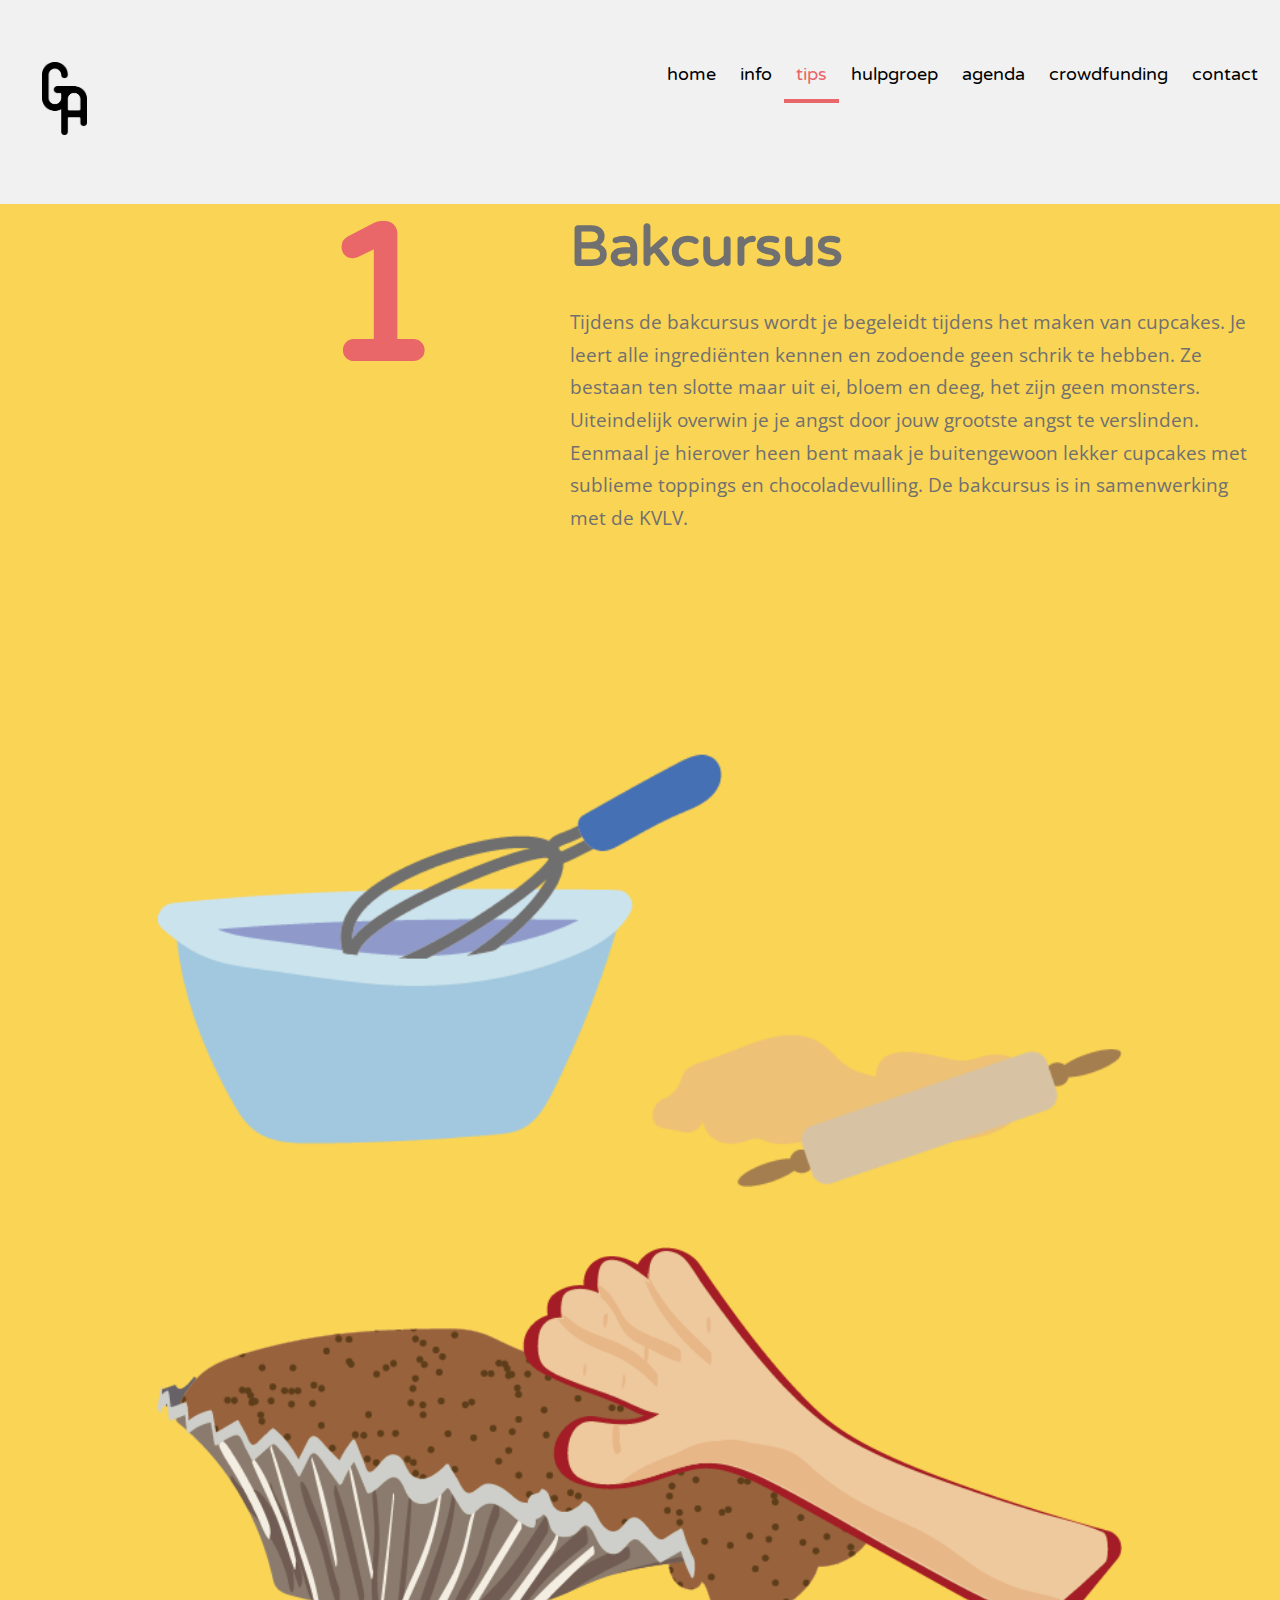
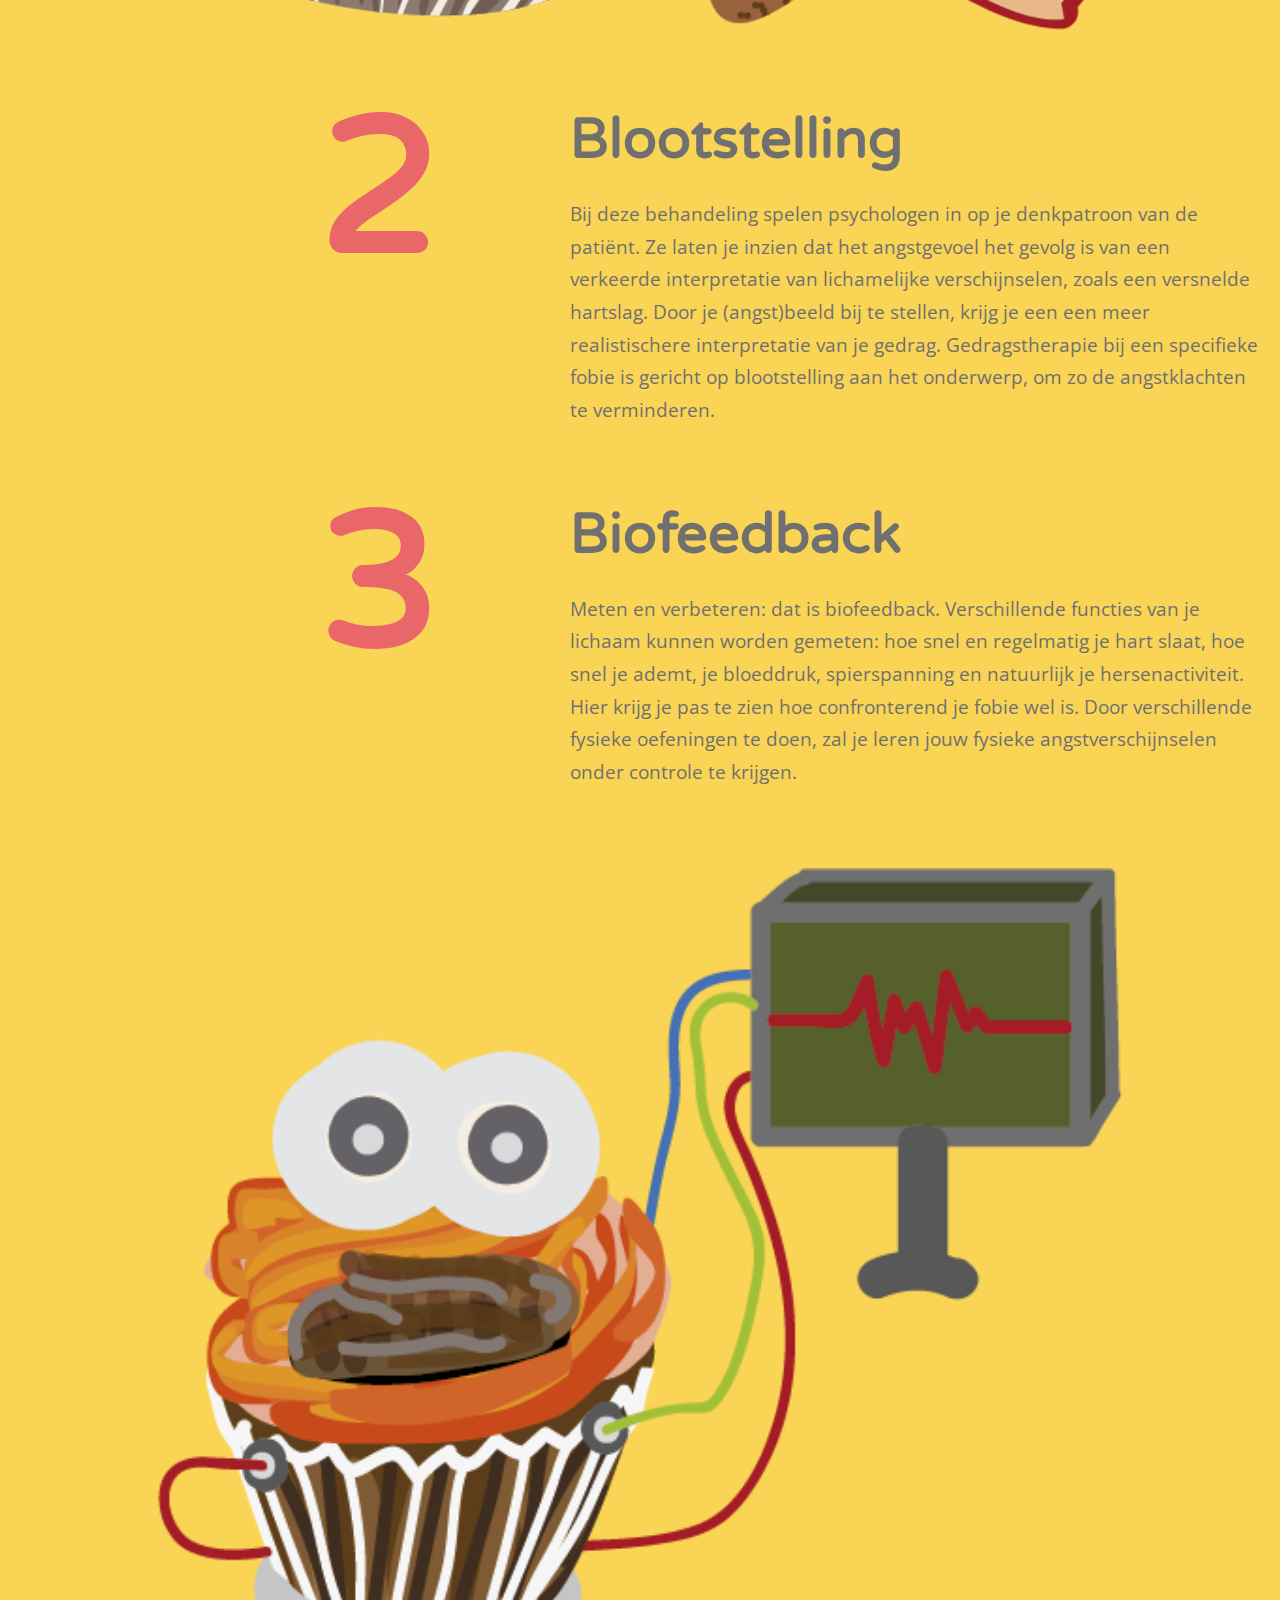
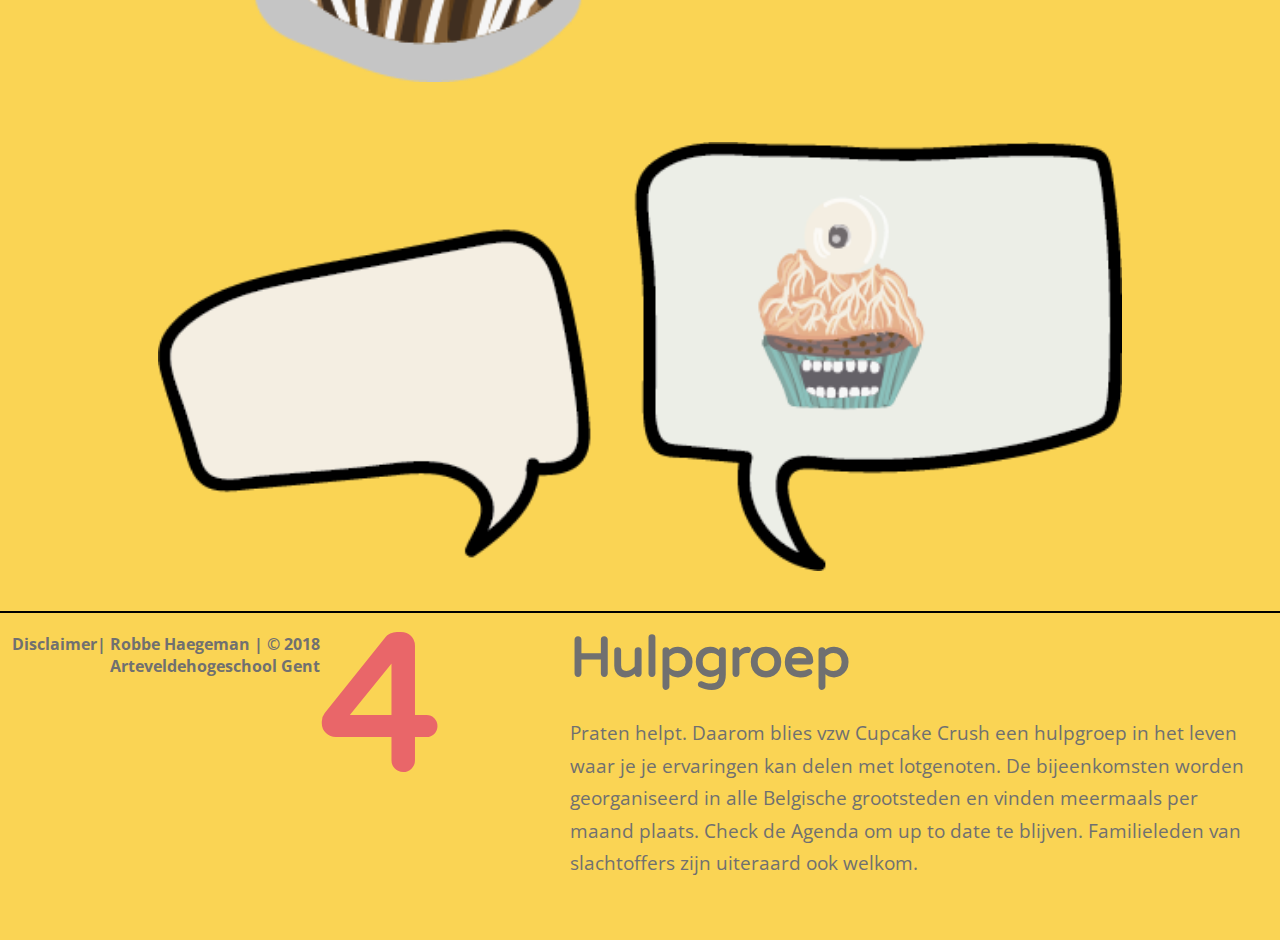
<file: code/tips.html>
<!doctype html>
<html lang="nl">

<head>
    <meta charset="UTF-8">
    <meta http-equiv="X-UA-Compatible" content="IE=edge">
    <meta name="viewport" content="width=device-width, initial-scale=1">

    <title>Gateaulitis Tips | Robbe Haegeman | NMDII- GDM, Artevelde University College Ghent</title>

    <!-- bootstrap 4 css -->
    <link rel="stylesheet" href="https://stackpath.bootstrapcdn.com/bootstrap/4.1.3/css/bootstrap.min.css" integrity="sha384-MCw98/SFnGE8fJT3GXwEOngsV7Zt27NXFoaoApmYm81iuXoPkFOJwJ8ERdknLPMO" crossorigin="anonymous">
    <!-- font Google Fonts -->
    <link href="https://fonts.googleapis.com/css?family=Open+Sans:300,400,600,700|Varela+Round" rel="stylesheet">

    <!-- Custom CSS x -->
    <link href="css/style.css" rel="stylesheet">

    <!-- Javascript files-->
    <script src="https://ajax.googleapis.com/ajax/libs/jquery/3.3.1/jquery.min.js"></script>
    <script src="js/main.js"></script>

    <!-- Favicon-->
    <link rel="icon" type="image/png" href="assets/favicon-wh.png"/>

    <!-- Hamburger icoon movile-->
    <link rel="stylesheet" href="https://cdnjs.cloudflare.com/ajax/libs/font-awesome/4.7.0/css/font-awesome.min.css">

</head>

<body data-spy="scroll" data-target="#navbar-example2" data-offset="0">

    <!-- navigatie-->
    <div class="navbar" id="navbar">
        <a href="#default" id="logolink"><img id="logo"src="assets/logo.png" alt="logo Gateaulitis"></a>
        <div class="navbar-right">
            <div id="links">
                <a href="index.html">home</a>
                <a href="info.html">info</a>
                <a class="active" href="tips.html">tips</a>
                <a href="hulp.html">hulpgroep</a>
                <a href="agenda.html">agenda</a>
                <a href="crowdfunding.html">crowdfunding</a>
                <a href="contact.html">contact</a>
            </div>
            <div id="menu_icon">
                <a href="javascript:void(0);" class="icon" onclick="mobilemenu()">
                        <i class="fa fa-bars"></i>
                </a>
            </div>
        </div>
        <!-- "Hamburger menu" / "Bar icon" to toggle the navigation links -->
    </div>
    
    <div class="container">
        <div class="row eerste-rij">
            <div class="col-md-6 col-sm-12 tip-txt" id="tip1">
                <h1>Bakcursus</h1>
                <p>Tijdens de bakcursus wordt je begeleidt tijdens het maken van cupcakes. Je leert alle ingrediënten kennen en zodoende geen schrik te hebben. Ze bestaan ten slotte maar uit ei, bloem en deeg, het zijn geen monsters. Uiteindelijk overwin je je angst door jouw grootste angst te verslinden. Eenmaal je hierover heen bent maak je buitengewoon lekker cupcakes met sublieme toppings en chocoladevulling. De bakcursus is in samenwerking met de KVLV.</p>
            </div>
            <div class="col-md-6 tip-img">
                <img src="assets/tip1.png" alt="tip1">
            </div>
        </div>
        
        <div class="row">
            <div class="col-md-6 tip-img">
                <img class="img-left" src="assets/tip2.png" alt="">
            </div>
            <div class="col-md-6 col-sm-12 tip-txt" id="tip2">
                <h1>Blootstelling</h1>
                <p>Bij deze behandeling spelen psychologen in op je denkpatroon van de patiënt. Ze laten je inzien dat het angstgevoel het gevolg is van een verkeerde interpretatie van lichamelijke verschijnselen, zoals een versnelde hartslag. Door je (angst)beeld bij te stellen, krijg je een een meer realistischere interpretatie van je gedrag. Gedragstherapie bij een specifieke fobie is gericht op blootstelling aan het onderwerp, om zo de angstklachten te verminderen.</p>
            </div>
        </div>

        <div class="row">
                <div class="col-md-6 col-sm-12 tip-txt" id="tip3">
                    <h1>Biofeedback</h1>
                    <p>Meten en verbeteren: dat is biofeedback. Verschillende functies van je lichaam kunnen worden gemeten: hoe snel en regelmatig je hart slaat, hoe snel je ademt, je bloeddruk, spierspanning en natuurlijk je hersenactiviteit. Hier krijg je pas te zien hoe confronterend je fobie wel is. Door verschillende fysieke oefeningen te doen, zal je leren jouw fysieke angstverschijnselen onder controle te krijgen.</p>
                </div>
                <div class="col-md-6 tip-img">
                    <img src="assets/tip3.png" alt="tip3">
                </div>
        </div>
        
        <div class="row">
            <div class="col-md-6 tip-img">
                <img class="img-left" src="assets/tip4.png" alt="">
            </div>
            <div class="col-md-6 col-sm-12 tip-txt" id="tip4">
                <h1>Hulpgroep</h1>
                <p>Praten helpt. Daarom blies vzw Cupcake Crush een hulpgroep in het leven waar je je ervaringen kan delen met lotgenoten. De bijeenkomsten worden georganiseerd in alle Belgische grootsteden en vinden meermaals per maand plaats. Check de Agenda om up to date te blijven. Familieleden van slachtoffers zijn uiteraard ook welkom.</p>
            </div>
        </div>

        <div class="col-md-12 footer">
            Disclaimer| Robbe Haegeman | © 2018 Arteveldehogeschool Gent
        </div>
    </div>


</body>

</html>
</file>
<file: css/style.css>
@import url("https://fonts.googleapis.com/css?family=Open+Sans:300,400,600,700|Varela+Round");
/*VARIABELEN*/
/*OPMAAK*/
* {
  padding: 0;
  margin: 0;
  font-family: "Open Sans", sans-serif;
  -webkit-box-sizing: border-box;
          box-sizing: border-box;
}

body {
  color: black;
  background-color: #fad454;
  /*TYPOGRAPHY*/
  /*TERUGKERENDE LAY_OUT*/
  /*NAVIGATION BAR*/
  /*Tekstvakken van padding voorzien*/
  /*INFO PAGE*/
}

body h1, body h2, body h3, body h4, body h5, body h6 {
  font-family: "Varela Round", sans-serif;
  max-width: 800px;
}

body h1 {
  line-height: 1em;
  font-size: 3.5rem;
  font-weight: 700;
}

body h2 {
  margin-top: 20px;
  font-size: 3rem;
}

@media (max-width: 600px) {
  body h2 {
    font-size: 2rem;
  }
}

body h3 {
  font-size: 2rem;
}

@media (max-width: 600px) {
  body h3 {
    font-size: 1.5rem;
  }
}

body h4 {
  font-size: 1.5rem;
}

body h5 {
  font-size: 6rem;
  font-weight: 900;
  padding-bottom: -20px;
}

body h6 {
  font-size: 3rem;
  font-weight: 500;
  text-transform: uppercase;
}

body p {
  font-family: "Open Sans", sans-serif;
  margin-top: 30px;
  font-size: 1.2rem;
  line-height: 1.7em;
}

body .navbar {
  overflow: hidden;
  background-color: #f1f1f1;
  padding: 50px 10px;
  /* Large padding which will shrink on scroll (using JS) */
  -webkit-transition: 0.4s;
  transition: 0.4s;
  position: fixed;
  width: 100%;
  top: 0;
  z-index: 99;
  /* Add responsiveness - on screens less than 850px wide, display the navbar vertically instead of horizontally */
}

body .navbar a {
  font-family: "Varela Round", sans-serif;
  float: left;
  color: black;
  text-align: center;
  padding: 12px;
  text-decoration: none;
  font-size: 18px;
  line-height: 25px;
  border-radius: 4px;
}

body .navbar #logolink:hover {
  background-color: none;
}

body .navbar a.icon {
  display: none;
}

body .navbar #logo {
  margin-left: 20px;
  max-width: 45px;
}

body .navbar a:hover {
  background-color: #ddd;
  color: darkslategray;
}

body .navbar a.active {
  color: #e96669;
  border-bottom: 4px solid #e96669;
  border-radius: 0;
}

body .navbar .navbar-right {
  float: right;
  margin-right: 20px;
}

@media (max-width: 850px) {
  body .navbar {
    /* Style the hamburger menu */
  }
  body .navbar #navbar {
    padding: 20px 10px !important;
    /* Use !important to make sure that JavaScript doesn't override the padding on small screens */
    overflow: hidden;
    position: relative;
  }
  body .navbar a {
    display: block;
  }
  body .navbar .navbar-right #links {
    display: none;
  }
  body .navbar .navbar-right a {
    display: block;
  }
  body .navbar a.icon {
    display: block;
    font-size: 25px;
  }
  body .navbar #logo {
    margin-left: 20px;
  }
}

body .container-fluid {
  margin: 0 auto;
  height: auto;
  max-width: 100%;
  /*HOMEPAGE*/
}

body .container-fluid .home-row {
  position: relative;
  width: 100%;
  max-height: 400px;
}

body .container-fluid .home-row.row {
  height: auto;
}

body .container-fluid .home-row .home-ill {
  padding: 40px 0;
  float: left;
  display: block;
  background-color: #e96669;
  z-index: 10;
  position: absolute;
  position: fixed;
  border-radius: 0 4px 4px 0;
  max-width: 25%;
  height: 50%;
}

body .container-fluid .home-row .home-ill .home-ill-div img {
  position: absolute;
  left: 65%;
  z-index: 11;
  float: right;
}

@media (max-width: 1200px) {
  body .container-fluid .home-row .home-ill {
    max-width: 15%;
    height: 50%;
  }
}

@media (max-width: 1000px) {
  body .container-fluid .home-row .home-ill {
    max-width: 5%;
    height: 50%;
  }
}

@media (max-width: 850px) {
  body .container-fluid .home-row .home-ill {
    visibility: hidden;
  }
}

body .container-fluid .home-col-logo {
  display: -webkit-box;
  display: -ms-flexbox;
  display: flex;
  -webkit-box-orient: vertical;
  -webkit-box-direction: normal;
      -ms-flex-direction: column;
          flex-direction: column;
  -webkit-box-align: center;
      -ms-flex-align: center;
          align-items: center;
  justify-items: center;
}

body .container-fluid .home-col-logo .home-div-logo {
  top: 0;
  z-index: 0;
  width: 100%;
  height: auto;
  margin: auto;
  padding: 0 15%;
}

body .container-fluid .home-col-logo .home-div-logo img {
  margin: 0 auto;
  width: 100%;
  height: auto;
}

body .container-fluid .home-col-logo .home-txt {
  width: 75%;
  margin: 20px auto;
  padding: 20px;
}

body .container-fluid .home-col-logo .txt a {
  text-decoration: none;
}

body .container-fluid .home-col-logo .txt a:hover,
body .container-fluid .home-col-logo .txt a:active {
  text-decoration: none;
}

body .container-fluid .home-col-logo .txt .bttns {
  text-decoration: none;
  color: black;
  display: block;
  -webkit-box-sizing: border-box;
          box-sizing: border-box;
  line-height: 64px;
  text-align: center;
  text-transform: uppercase;
  font-weight: 700;
  font-size: 1em;
  background-color: #e96669;
  margin-top: 1em;
  border-radius: 20px;
  border: 0;
  min-width: 50%;
}

@media (max-width: 1130px) {
  body .container-fluid .home-col-logo .txt .bttns {
    width: 100%;
    height: 50%;
  }
}

body .container-fluid .home-col-logo .txt .bttns:hover,
body .container-fluid .home-col-logo .txt .bttns:active,
body .container-fluid .home-col-logo .txt .bttns:visited {
  background-color: #553c55;
  color: white;
  cursor: pointer;
  text-decoration: none;
}

body .container-fluid .home-col-logo .home-ill-mobile {
  padding: 20px;
  width: 50%;
  height: auto;
  float: right;
  -webkit-transform: scaleX(-1);
  transform: scaleX(-1);
}

body .footer {
  max-height: 100px;
  margin: 0 auto;
  padding: 20px 10px 40px 10px;
  text-align: right;
  font-family: "Open Sans", sans-serif;
  font-weight: 700;
  border-top: 2px solid black;
}

body .eerste-rij {
  margin-top: 200px;
  height: auto;
}

@media (max-width: 768px) {
  body .eerste-rij {
    padding: 20px;
  }
}

body .txt-left {
  padding: 20px 20px 20px 10%;
}

@media (max-width: 768px) {
  body .txt-left {
    padding: 0 60px;
    margin: 0 auto;
  }
}

body .img-left {
  padding: 20px;
  margin: 0 auto;
}

body .txt-right {
  padding: 20px 10% 20px 20px;
}

@media (max-width: 768px) {
  body .txt-right {
    padding: 0 60px;
    margin: 0 auto;
  }
}

body .img-right {
  padding: 20px;
  margin: 0 auto;
}

body .cnt-info {
  margin: 0 auto;
  height: auto;
  padding: 0px;
  overflow: hidden;
}

body .cnt-info .eerste-rij {
  padding: 0;
}

body .cnt-info .eerste-rij .col-kleurvlak {
  position: relative;
  display: -webkit-box;
  display: -ms-flexbox;
  display: flex;
  -webkit-box-orient: vertical;
  -webkit-box-direction: normal;
      -ms-flex-direction: column;
          flex-direction: column;
  -webkit-box-pack: center;
      -ms-flex-pack: center;
          justify-content: center;
  -webkit-box-align: center;
      -ms-flex-align: center;
          align-items: center;
}

body .cnt-info .eerste-rij .col-kleurvlak .kleurvlak-rechts {
  position: absolute;
  right: 0px;
  width: 75%;
  height: 75%;
  background-color: #e96669;
}

body .cnt-info .eerste-rij .col-kleurvlak .kleurvlak-rechts img {
  position: absolute;
  bottom: -80px;
  right: 25%;
  padding-right: 40px;
  width: 100%;
  height: auto;
  max-height: auto;
}

@media (max-width: 768px) {
  body .cnt-info .eerste-rij .col-kleurvlak {
    display: none;
  }
}

body .cnt-info .eerste-rij .txt-left p {
  margin-top: 0;
}

body .cnt-info .eerste-rij .txt-left p .info-img-mobile-right {
  float: right;
  width: 50%;
  padding: 20px;
}

@media (min-width: 768px) {
  body .cnt-info .eerste-rij .txt-left p .info-img-mobile-right {
    display: none;
  }
}

body .cnt-info .tweede-rij {
  margin: 40px auto;
}

body .cnt-info .tweede-rij .col-kleurvlak {
  position: relative;
  display: -webkit-box;
  display: -ms-flexbox;
  display: flex;
  -webkit-box-orient: vertical;
  -webkit-box-direction: normal;
      -ms-flex-direction: column;
          flex-direction: column;
  -webkit-box-pack: center;
      -ms-flex-pack: center;
          justify-content: center;
  -webkit-box-align: center;
      -ms-flex-align: center;
          align-items: center;
  margin-bottom: 20px;
}

body .cnt-info .tweede-rij .col-kleurvlak .kleurvlak-links {
  position: absolute;
  left: 0px;
  width: 75%;
  height: 75%;
  background-color: #e96669;
}

body .cnt-info .tweede-rij .col-kleurvlak .kleurvlak-links img {
  position: absolute;
  bottom: -80px;
  left: 30%;
  padding-right: 40px;
  width: auto;
  height: auto;
  max-height: 500px;
}

@media (max-width: 768px) {
  body .cnt-info .tweede-rij .col-kleurvlak {
    display: none;
  }
}

body .cnt-info .tweede-rij .txt-right p {
  margin-top: 0;
}

body .cnt-info .tweede-rij .txt-right p .info-img-mobile-left {
  padding: 20px;
  float: right;
  width: 50%;
}

@media (min-width: 768px) {
  body .cnt-info .tweede-rij .txt-right p .info-img-mobile-left {
    display: none;
  }
}

body .container {
  /*CROWDFUNDING*/
  /*HULP CARDS PAGE*/
}

body .container .row {
  position: relative;
  /*TIPS PAGE*/
  /*TIPS nummering*/
  /*TIPS image*/
  /*HULPGROEP image en txt*/
  /*CONTACT*/
}

body .container .row .tip-txt {
  width: 75%;
  padding: 20px;
  float: right;
  position: relative;
  margin-bottom: 40px;
}

body .container .row .tip-txt h1 {
  padding-left: 25%;
  color: #e96669;
}

body .container .row .tip-txt p {
  padding-left: 25%;
}

body .container .row .tip-txt p .tip-img-mobile {
  display: none;
}

@media (max-width: 768px) {
  body .container .row .tip-txt p .tip-img-mobile {
    margin: 20px auto 0 auto;
    display: block;
    width: 50%;
    padding: 10px;
  }
}

@media (max-width: 600px) {
  body .container .row .tip-txt {
    width: 100%;
    padding-right: 40px;
    margin-bottom: 0;
  }
  body .container .row .tip-txt h1 {
    font-size: 2.5rem;
    padding-left: 20%;
  }
  body .container .row .tip-txt p {
    padding-left: 20%;
  }
}

body .container .row #tip1 h1::before {
  content: "1";
  position: absolute;
  top: 70px;
  left: 0;
  top: 70px;
  color: #e96669;
  font-family: "Varela Round", sans-serif;
  font-weight: bold;
  font-size: 12rem;
  max-width: 25%;
  display: block;
}

@media (max-width: 600px) {
  body .container .row #tip1 h1::before {
    font-size: 6rem;
    margin-left: 20px;
    top: 40px;
  }
}

@media (max-width: 992px) {
  body .container .row #tip1 h1::before {
    font-size: 8rem;
    top: 50px;
  }
}

body .container .row #tip2 h1::before {
  content: "2";
  position: absolute;
  top: 70px;
  left: 0;
  color: #e96669;
  font-family: "Varela Round", sans-serif;
  font-weight: bold;
  font-size: 12rem;
  max-width: 25%;
  display: block;
}

@media (max-width: 600px) {
  body .container .row #tip2 h1::before {
    font-size: 6rem;
    margin-left: 20px;
    top: 40px;
  }
}

@media (max-width: 992px) {
  body .container .row #tip2 h1::before {
    font-size: 8rem;
    top: 50px;
  }
}

body .container .row #tip3 h1::before {
  content: "3";
  position: absolute;
  top: 70px;
  left: 0;
  color: #e96669;
  font-family: "Varela Round", sans-serif;
  font-weight: bold;
  font-size: 12rem;
  max-width: 25%;
  display: block;
}

@media (max-width: 600px) {
  body .container .row #tip3 h1::before {
    font-size: 6rem;
    margin-left: 20px;
    top: 40px;
  }
}

@media (max-width: 992px) {
  body .container .row #tip3 h1::before {
    font-size: 8rem;
    top: 50px;
  }
}

body .container .row #tip4 h1::before {
  content: "4";
  position: absolute;
  top: 70px;
  left: 0;
  color: #e96669;
  font-family: "Varela Round", sans-serif;
  font-weight: bold;
  font-size: 12rem;
  max-width: 25%;
  display: block;
}

@media (max-width: 600px) {
  body .container .row #tip4 h1::before {
    font-size: 6rem;
    margin-left: 20px;
    top: 40px;
  }
}

@media (max-width: 992px) {
  body .container .row #tip4 h1::before {
    font-size: 8rem;
    top: 50px;
  }
}

body .container .row .tip-img img {
  margin: 20px auto;
  padding: 20px 30px;
  height: auto;
  width: 80%;
  display: -webkit-box;
  display: -ms-flexbox;
  display: flex;
  -webkit-box-orient: vertical;
  -webkit-box-direction: normal;
      -ms-flex-direction: column;
          flex-direction: column;
  -webkit-box-pack: center;
      -ms-flex-pack: center;
          justify-content: center;
  -webkit-box-align: center;
      -ms-flex-align: center;
          align-items: center;
}

@media (max-width: 768px) {
  body .container .row .tip-img {
    display: none;
  }
}

body .container .row .hulp-txt {
  padding: 20px 40px;
}

body .container .row .hulp-txt h2 {
  margin-top: 0;
}

body .container .row .hulp-txt .hulp-img-mobile {
  display: none;
}

@media (max-width: 768px) {
  body .container .row .hulp-txt .hulp-img-mobile {
    float: right;
    display: block;
    width: 40%;
    padding: 10px;
  }
}

@media (max-width: 850px) {
  body .container .row .hulp-txt {
    padding: 20px;
  }
}

body .container .row .hulp-img {
  padding: 40px 40px;
  margin: auto auto;
}

body .container .row .hulp-img img {
  width: 80%;
  height: auto;
}

@media (max-width: 768px) {
  body .container .row .hulp-img {
    display: none;
  }
}

body .container .row .contact {
  clear: right;
  margin-bottom: 50px;
}

body .container .row .contact button {
  padding: 10px 25px;
  background-color: #553c55;
  color: white;
  border: none;
  border-radius: 16px;
  font-family: "Varela Round", sans-serif;
  font-weight: 600;
  text-align: center;
  text-decoration: none;
  text-transform: uppercase;
  font-size: 1rem;
}

body .container .row .img-contact {
  width: 50%;
  height: auto;
  padding: 20px;
  position: absolute;
  right: 0%;
}

body .container .row .img-contact img {
  width: 75%;
  float: right;
}

@media (max-width: 767.98px) {
  body .container .row .img-contact img {
    display: none;
  }
}

@media (max-width: 767.98px) {
  body .container .row .img-contact {
    display: none;
  }
}

body .container .row-crwdf .info-crowdfunding .column {
  float: left;
  width: 50%;
  padding: 20px 20px 20px 0;
}

body .container .row-crwdf .info-crowdfunding .column .plan {
  min-height: 550px;
  list-style-type: none;
  text-align: center;
  border: 4px solid #553c55;
  color: #553c55;
  border-radius: 24px;
  margin: 0;
  padding: 20px;
  -webkit-transition: 0.3s;
  transition: 0.3s;
  position: relative;
}

body .container .row-crwdf .info-crowdfunding .column .plan li {
  padding: 10px;
}

body .container .row-crwdf .info-crowdfunding .column .plan li h3 {
  font-weight: 900;
  color: #e96669;
}

body .container .row-crwdf .info-crowdfunding .column .plan li h4 {
  padding-bottom: 20px;
  border-bottom: 2px solid #553c55;
}

body .container .row-crwdf .info-crowdfunding .column .plan .li-button {
  position: absolute;
  bottom: 20px;
  right: 25%;
  height: 50px;
}

body .container .row-crwdf .info-crowdfunding .column .plan .li-button .button {
  padding: 10px 25px;
  background-color: #553c55;
  border: none;
  border-radius: 16px;
  color: white;
  font-family: "Varela Round", sans-serif;
  font-weight: 600;
  text-align: center;
  text-decoration: none;
  text-transform: uppercase;
  font-size: 1rem;
}

body .container .row-crwdf .info-crowdfunding .column .plan .li-button .button:hover {
  background-color: #e96669;
  color: black;
}

body .container .row-crwdf .info-crowdfunding .column .plan:hover {
  -webkit-box-shadow: 0 8px 12px 0 rgba(0, 0, 0, 0.2);
          box-shadow: 0 8px 12px 0 rgba(0, 0, 0, 0.2);
}

@media only screen and (max-width: 600px) {
  body .container .row-crwdf .info-crowdfunding .column {
    width: 80%;
    margin: 0 50px;
  }
}

body .container .row-crwdf .info-crowdfunding .crowdfunding-uitleg {
  padding: 50px;
}

body .container .row-crwdf .sidebar-crowdfunding {
  background-color: #553c55;
  border-radius: 24px;
  padding: 20px;
  color: #fad454;
  margin-top: 150px;
  margin-bottom: 40px;
  position: relative;
  text-align: center;
}

body .container .row-crwdf .sidebar-crowdfunding .crwdf-img {
  margin: 0 auto;
  position: absolute;
  top: -50px;
}

body .container .row-crwdf .sidebar-crowdfunding .crwdf-img img {
  width: 60%;
  height: auto;
}

body .container .row-crwdf .sidebar-crowdfunding .crwdf-doel {
  margin-top: 280px;
  height: 280px;
}

body .container .row-crwdf .sidebar-crowdfunding .crwdf-doel h3 {
  text-align: left;
}

body .container .row-crwdf .sidebar-crowdfunding .crwdf-doel .progress {
  background-color: #e96669;
}

body .container .row-crwdf .sidebar-crowdfunding .crwdf-doel #percentage {
  width: 50%;
  float: left;
}

body .container .row-crwdf .sidebar-crowdfunding .crwdf-doel #percentage p {
  margin-top: 10px;
  text-align: left;
}

body .container .row-crwdf .sidebar-crowdfunding .crwdf-doel #bedrag {
  width: 50%;
  float: right;
}

body .container .row-crwdf .sidebar-crowdfunding .crwdf-doel #bedrag p {
  margin-top: 10px;
}

body .container .row-crwdf .sidebar-crowdfunding .crwdf-doel a .doneerbttn {
  margin: 10px auto;
  padding: 10px 25px;
  background-color: #fad454;
  color: #e96669;
  border: none;
  border-radius: 16px;
  font-family: "Varela Round", sans-serif;
  text-align: center;
  font-weight: 800;
  text-decoration: none;
  text-transform: uppercase;
  font-size: 1.25rem;
}

body .container .row-crwdf .sidebar-crowdfunding .crwdf-doel a .doneerbttn:hover {
  background-color: #e96669;
  color: #553c55;
}

body .container .row-crwdf .sidebar-crowdfunding .crwdf-doel a:hover {
  background-color: #e96669;
  color: black;
}

body .container .row-crwdf .sidebar-crowdfunding .crwdf-countdown h3 {
  text-transform: uppercase;
}

body .container .row-crwdf .sidebar-crowdfunding .crwdf-countdown #countdown {
  color: #e96669;
}

body .container .row-crwdf .sidebar-crowdfunding .crwdf-countdown #countdown p {
  margin-top: 0;
  font-size: 2rem;
  border-top: 4px solid #e96669;
  border-bottom: 4px solid #e96669;
}

@media only screen and (max-width: 600px) {
  body .container .row-crwdf .sidebar-crowdfunding {
    margin: 20px;
  }
  body .container .row-crwdf .sidebar-crowdfunding .crwdf-doel {
    height: 230px;
  }
}

@media (max-width: 600px) {
  body .container .row-crwdf {
    padding: 20px;
  }
  body .container .row-crwdf h2 {
    font-size: 2rem;
  }
  body .container .row-crwdf h3 {
    font-size: 1.5rem;
  }
}

body .container .row-card .cardblock {
  color: white;
  margin-top: 200px;
  width: 50%;
  height: 200px;
  margin: auto;
  text-align: center;
  padding: 10px 20px;
}

body .container .row-card .cardblock a {
  text-decoration: none;
  color: white;
}

body .container .row-card .cardblock a:hover {
  text-decoration: none;
  color: black;
}

body .container .row-card .cardblock .bol {
  padding: 10px;
  margin: auto;
}

body .container .row-card .cardblock .bol .icon {
  font-size: 3rem;
  text-align: center;
  margin: auto;
  color: white;
  width: 90px;
  height: 90px;
  margin: auto;
  border-radius: 50%;
  background-color: #553c55;
  display: -webkit-box;
  display: -ms-flexbox;
  display: flex;
  -webkit-box-orient: vertical;
  -webkit-box-direction: normal;
      -ms-flex-direction: column;
          flex-direction: column;
  -webkit-box-pack: center;
      -ms-flex-pack: center;
          justify-content: center;
  -webkit-box-align: center;
      -ms-flex-align: center;
          align-items: center;
}

body .container .row-card .cardblock .textblock {
  background-color: #553c55;
  border-radius: 24px;
  border-style: hidden;
  width: 60%;
  margin: auto;
  padding: 15px 20px;
  margin-top: -25px;
  display: -webkit-box;
  display: -ms-flexbox;
  display: flex;
  -webkit-box-orient: vertical;
  -webkit-box-direction: normal;
      -ms-flex-direction: column;
          flex-direction: column;
  -webkit-box-pack: center;
      -ms-flex-pack: center;
          justify-content: center;
}

body .container .row-card .cardblock .textblock:hover {
  background-color: #e96669;
  color: black;
}

@media (max-width: 992px) {
  body .container .row-card .cardblock .textblock {
    width: 100%;
    height: 80px;
  }
}

@media (max-width: 600px) {
  body .container .row-card .cardblock .bol .icon {
    font-size: 2.5rem;
    width: 80px;
    height: 80px;
  }
  body .container .row-card .cardblock .textblock {
    width: 100%;
    height: 60px;
  }
  body .container .row-card .cardblock .textblock h4 {
    font-size: 1.2rem;
  }
}

/*CALENDER*/
.calender-row {
  padding: 20px;
  min-height: 200px;
  position: relative;
}

.calender-row .calender-img {
  width: 100%;
  position: absolute;
  left: 20;
  position: fixed;
  z-index: 20;
  margin: 0 auto;
}

.calender-row .calender-img img {
  width: 15%;
  height: auto;
}

@media (max-width: 767.98px) {
  .calender-row .calender-img img {
    display: none;
  }
}

.calender-row .date {
  text-align: right;
  color: #e96669;
  margin-bottom: 40px;
  padding: 10px 30px;
}

@media (max-width: 767.98px) {
  .calender-row .date {
    margin: 0px auto;
    width: 25%;
    padding: 10px;
    border: 4px solid #e96669;
    border-radius: 24px;
    text-align: center;
  }
  .calender-row .date h5 {
    font-size: 3rem;
    font-weight: 900;
  }
  .calender-row .date h6 {
    font-size: 2rem;
  }
}

.calender-row .event {
  margin-bottom: 40px;
}

.calender-row .event button {
  -webkit-appearance: none;
  margin-top: 10px, 0, 30px,0;
  padding: 10px 20px;
  border-radius: 16px;
  background-color: #553c55;
  border-style: none;
  font-size: 1rem;
  font-family: "Varela Round", sans-serif;
  font-weight: 700px;
}

.calender-row .event button a {
  text-decoration: none;
  color: white;
}

.calender-row .event button:hover {
  background-color: #e96669;
  color: black;
}

.calender-row .event button:hover a:hover {
  color: black;
  text-decoration: none;
  font-weight: 700px;
}
/*# sourceMappingURL=style.css.map */
</file>
<file: code/css/style.css>
@import url("https://fonts.googleapis.com/css?family=Open+Sans:300,400,600,700|Varela+Round");
/*VARIABELEN*/
/*OPMAAK*/
* {
  padding: 0;
  margin: 0;
  font-family: "Open Sans", sans-serif;
  -webkit-box-sizing: border-box;
          box-sizing: border-box;
}

body {
  color: #707070;
  background-color: #fad454;
  /*TYPOGRAPHY*/
  /*TERUGKERENDE LAY_OUT*/
  /*Tekstvakken van padding voorzien*/
  /*INFO PAGE*/
}

body h1, body h2, body h3, body h4, body h5, body h6 {
  font-family: "Varela Round", sans-serif;
  max-width: 800px;
}

body h1 {
  line-height: 1em;
  font-size: 3.5rem;
}

body h2 {
  margin-top: 20px;
  font-size: 3rem;
}

body h3 {
  font-size: 2rem;
}

body h4 {
  font-size: 1.5rem;
}

body h5 {
  font-size: 6rem;
  font-weight: 900;
  padding-bottom: -20px;
}

body h6 {
  font-size: 3rem;
  font-weight: 500;
  text-transform: uppercase;
}

body p {
  font-family: "Open Sans", sans-serif;
  margin-top: 30px;
  font-size: 1.2rem;
  line-height: 1.7em;
}

body .navbar {
  /* Create a sticky/fixed navbar */
  overflow: hidden;
  background-color: #f1f1f1;
  padding: 50px 10px;
  /* Large padding which will shrink on scroll (using JS) */
  -webkit-transition: 0.4s;
  transition: 0.4s;
  /* Adds a transition effect when the padding is decreased */
  position: fixed;
  /* Sticky/fixed navbar */
  width: 100%;
  top: 0;
  /* At the top */
  z-index: 99;
  /* Style the navbar links */
  /* Add responsiveness - on screens less than 850px wide, display the navbar vertically instead of horizontally */
}

body .navbar a {
  font-family: "Varela Round", sans-serif;
  float: left;
  color: black;
  text-align: center;
  padding: 12px;
  text-decoration: none;
  font-size: 18px;
  line-height: 25px;
  border-radius: 4px;
}

body .navbar #logolink:hover {
  background-color: none;
}

body .navbar a.icon {
  display: none;
}

body .navbar #logo {
  margin-left: 20px;
  max-width: 45px;
}

body .navbar a:hover {
  background-color: #ddd;
  color: darkslategray;
}

body .navbar a.active {
  color: #e96669;
  border-bottom: 4px solid #e96669;
  border-radius: 0;
}

body .navbar .navbar-right {
  float: right;
}

@media (max-width: 850px) {
  body .navbar {
    /* Style the hamburger menu */
  }
  body .navbar #navbar {
    padding: 20px 10px !important;
    /* Use !important to make sure that JavaScript doesn't override the padding on small screens */
    overflow: hidden;
    position: relative;
  }
  body .navbar a {
    display: block;
  }
  body .navbar .navbar-right #links {
    display: none;
  }
  body .navbar .navbar-right a {
    display: block;
  }
  body .navbar a.icon {
    display: block;
    font-size: 25px;
  }
  body .navbar #logo {
    margin-left: 20px;
  }
}

body .container-fluid {
  margin: 0 auto;
  height: auto;
  max-width: 100%;
  /*HOMEPAGE*/
}

body .container-fluid .home-row {
  position: relative;
  width: 100%;
  max-height: 400px;
}

body .container-fluid .home-row.row {
  height: auto;
}

body .container-fluid .home-row .home-ill {
  padding: 40px 0;
  float: left;
  display: block;
  background-color: #553c55;
  z-index: 10;
  position: absolute;
  position: fixed;
  border-radius: 0 4px 4px 0;
  max-width: 25%;
  height: 50%;
}

body .container-fluid .home-row .home-ill .home-ill-div img {
  position: absolute;
  left: 65%;
  z-index: 11;
  float: right;
}

@media (max-width: 1200px) {
  body .container-fluid .home-row .home-ill {
    max-width: 15%;
    height: 50%;
  }
}

@media (max-width: 1000px) {
  body .container-fluid .home-row .home-ill {
    max-width: 5%;
    height: 50%;
  }
}

@media (max-width: 850px) {
  body .container-fluid .home-row .home-ill {
    visibility: hidden;
  }
}

body .container-fluid .home-col-logo {
  display: -webkit-box;
  display: -ms-flexbox;
  display: flex;
  -webkit-box-orient: vertical;
  -webkit-box-direction: normal;
      -ms-flex-direction: column;
          flex-direction: column;
  -webkit-box-align: center;
      -ms-flex-align: center;
          align-items: center;
  justify-items: center;
}

body .container-fluid .home-col-logo .home-div-logo {
  top: 0;
  z-index: 12;
  width: 100%;
  height: auto;
  margin: auto;
  padding: 8% 8% 0 14%;
}

body .container-fluid .home-col-logo .home-div-logo img {
  margin: 0 auto;
  width: 100%;
  height: auto;
}

body .container-fluid .home-col-logo .home-txt {
  width: 75%;
  margin: 40px auto;
  padding: 20px;
}

body .container-fluid .home-col-logo .txt a {
  text-decoration: none;
}

body .container-fluid .home-col-logo .txt a:hover,
body .container-fluid .home-col-logo .txt a:active {
  text-decoration: none;
}

body .container-fluid .home-col-logo .txt .bttns {
  text-decoration: none;
  color: black;
  display: block;
  -webkit-box-sizing: border-box;
          box-sizing: border-box;
  line-height: 64px;
  text-align: center;
  text-transform: uppercase;
  font-weight: 700;
  font-size: 1em;
  background-color: #fd9945;
  margin-top: 1em;
  border-radius: 20px;
  border: 0;
  min-width: 50%;
}

@media (max-width: 1130px) {
  body .container-fluid .home-col-logo .txt .bttns {
    width: 100%;
    height: 50%;
  }
}

body .container-fluid .home-col-logo .txt .bttns:hover,
body .container-fluid .home-col-logo .txt .bttns:active,
body .container-fluid .home-col-logo .txt .bttns:visited {
  background-color: #553c55;
  color: white;
  cursor: pointer;
  text-decoration: none;
}

body .container-fluid .home-col-logo .home-ill-mobile {
  padding: 20px;
  width: 50%;
  height: auto;
  float: right;
  -webkit-transform: scaleX(-1);
  transform: scaleX(-1);
}

body .footer {
  max-height: 100px;
  padding: 20px 10px 40px 10px;
  text-align: right;
  font-family: "Open Sans", sans-serif;
  font-weight: 700;
  border-top: 2px solid black;
}

body .eerste-rij {
  margin-top: 200px;
  min-height: 400px;
}

body .txt-left {
  padding: 20px 20px 20px 10%;
}

body .img-left {
  padding: 0;
  margin: 0 auto;
}

body .txt-right {
  padding: 20px 10% 20px 20px;
}

body .img-right {
  padding: 0;
  margin: 0 auto;
}

body .cnt-info {
  margin: 0 auto;
  height: auto;
  padding: 0;
}

body .cnt-info .eerste-rij {
  padding: 0;
}

body .cnt-info .eerste-rij .kleurvlak-rechts {
  width: 50%;
  height: 100%;
  float: right;
  background-color: #e96669;
}

body .cnt-info .eerste-rij .kleurvlak-rechts img {
  width: 100%;
  height: auto;
  float: left;
}

body .cnt-info .tweede-rij .kleurvlak-links {
  width: 50%;
  height: 100%;
  float: left;
  background-color: #e96669;
}

body .cnt-info .tweede-rij .kleurvlak-links img {
  width: 100%;
  height: auto;
  float: right;
}

body .container {
  /*HULP CARDS PAGE*/
}

body .container .row {
  margin-bottom: 20px;
  /*TIPS PAGE*/
  /*TIPS nummering*/
}

body .container .row .tip-txt {
  width: 75%;
  padding: 20px;
  float: right;
  position: relative;
  margin-bottom: 40px;
}

body .container .row .tip-txt h1 {
  padding-left: 25%;
}

body .container .row .tip-txt p {
  padding-left: 25%;
}

body .container .row #tip1 h1::before {
  content: "1";
  position: absolute;
  top: 70px;
  left: 0;
  color: #e96669;
  font-family: "Varela Round", sans-serif;
  font-weight: bold;
  font-size: 12rem;
  max-width: 25%;
  display: block;
}

body .container .row #tip2 h1::before {
  content: "2";
  position: absolute;
  top: 70px;
  left: 0;
  color: #e96669;
  font-family: "Varela Round", sans-serif;
  font-weight: bold;
  font-size: 12rem;
  max-width: 25%;
  display: block;
}

body .container .row #tip3 h1::before {
  content: "3";
  position: absolute;
  top: 70px;
  left: 0;
  color: #e96669;
  font-family: "Varela Round", sans-serif;
  font-weight: bold;
  font-size: 12rem;
  max-width: 25%;
  display: block;
}

body .container .row #tip4 h1::before {
  content: "4";
  position: absolute;
  top: 70px;
  left: 0;
  color: #e96669;
  font-family: "Varela Round", sans-serif;
  font-weight: bold;
  font-size: 12rem;
  max-width: 25%;
  display: block;
}

body .container .row .tip-img img {
  margin: 20px auto;
  padding: 20px 30px;
  height: auto;
  width: 80%;
  display: -webkit-box;
  display: -ms-flexbox;
  display: flex;
  -webkit-box-orient: vertical;
  -webkit-box-direction: normal;
      -ms-flex-direction: column;
          flex-direction: column;
  -webkit-box-pack: center;
      -ms-flex-pack: center;
          justify-content: center;
  -webkit-box-align: center;
      -ms-flex-align: center;
          align-items: center;
}

body .container .row-card .cardblock {
  color: white;
  margin-top: 200px;
  width: 50%;
  height: auto;
  margin: auto;
  text-align: center;
  padding: 20px;
}

body .container .row-card .cardblock a {
  text-decoration: none;
  color: white;
}

body .container .row-card .cardblock a:hover {
  text-decoration: none;
  color: #e96669;
}

body .container .row-card .cardblock .bol {
  padding: 10px;
  margin: auto;
}

body .container .row-card .cardblock .bol .icon {
  font-size: 3rem;
  text-align: center;
  margin: auto;
  color: white;
  width: 90px;
  height: 90px;
  margin: auto;
  border-radius: 50%;
  background-color: #553c55;
  display: -webkit-box;
  display: -ms-flexbox;
  display: flex;
  -webkit-box-orient: vertical;
  -webkit-box-direction: normal;
      -ms-flex-direction: column;
          flex-direction: column;
  -webkit-box-pack: center;
      -ms-flex-pack: center;
          justify-content: center;
  -webkit-box-align: center;
      -ms-flex-align: center;
          align-items: center;
}

body .container .row-card .cardblock .textblock {
  background-color: #553c55;
  border-radius: 24px;
  border-style: hidden;
  width: 60%;
  margin: auto;
  padding: 20px;
  margin-top: -25px;
}

/*CALENDER*/
.calender-row {
  padding: 20px;
  min-height: 200px;
}

.calender-row .date {
  text-align: right;
  color: #e96669;
  margin-bottom: 40px;
  padding: 10px 30px;
}

.calender-row .event {
  margin-bottom: 40px;
}

.calender-row .event button {
  -webkit-appearance: none;
  border-radius: 20px;
  background-color: #553c55;
  padding: 10px 20px;
  border-style: none;
  margin-top: 10px, 0, 30px,0;
  font-size: 1rem;
  color: white;
}

.calender-row .event button a {
  background-color: #553c55;
  color: white;
  text-decoration: none;
}

.calender-row .event button a:hover {
  background-color: #e96669;
  color: white;
  text-decoration: none;
}
/*# sourceMappingURL=style.css.map */
</file>
